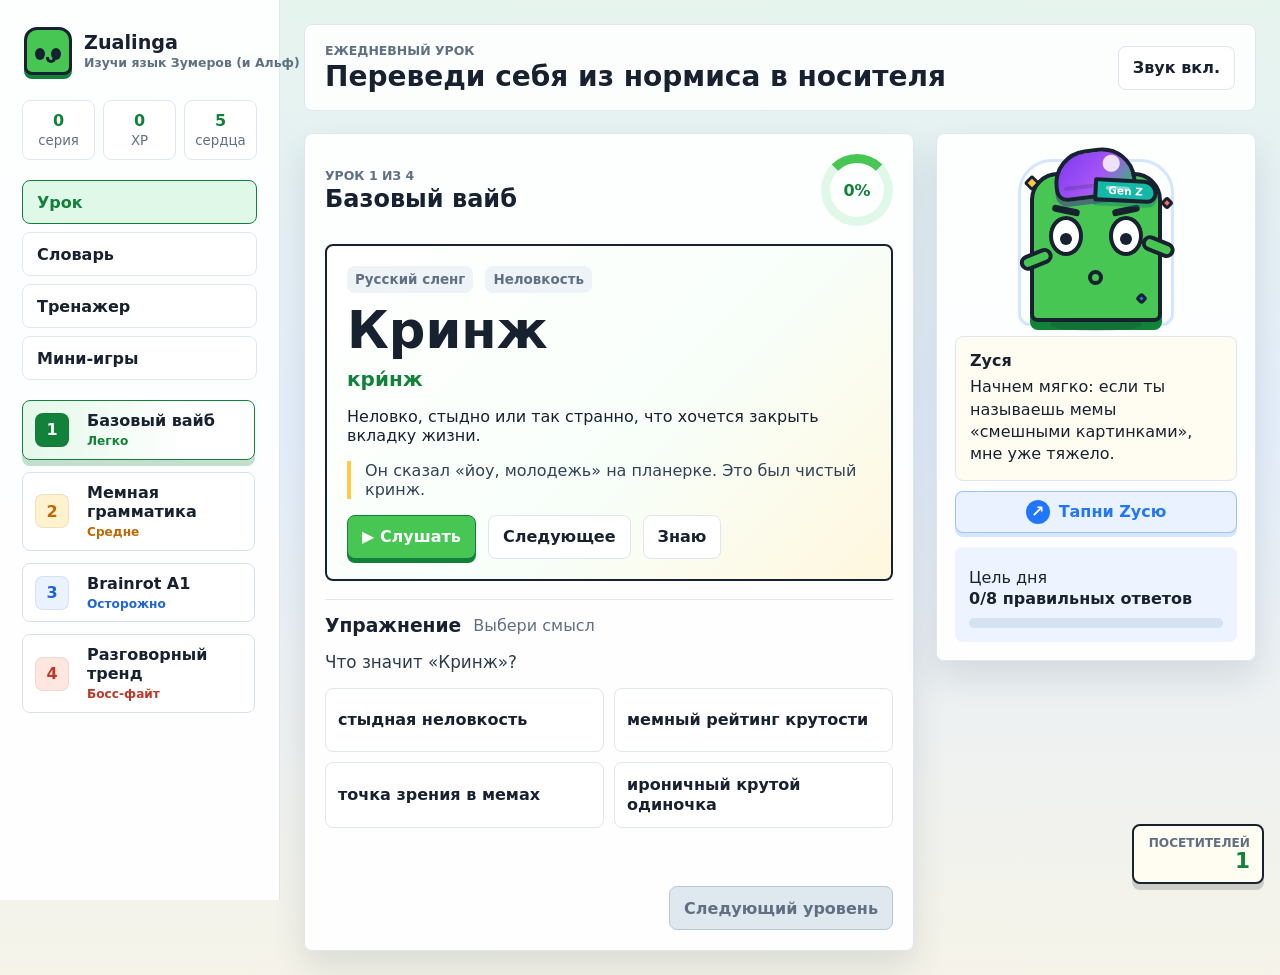
<file: index.html>
<!doctype html>
<html lang="ru">
  <head>
    <meta charset="utf-8" />
    <meta name="viewport" content="width=device-width, initial-scale=1" />
    <title>Zualinga — язык зумеров и альф</title>
    <link rel="stylesheet" href="styles.css" />
  </head>
  <body>
    <div class="app-shell">
      <aside class="sidebar" aria-label="Навигация курса">
        <a class="brand" href="#lesson" data-nav="lesson" aria-label="Вернуться в урок">
          <span class="brand-zusya" aria-hidden="true">
            <span class="brand-zusya-eyes">
              <i></i>
              <i></i>
            </span>
            <span class="brand-zusya-mouth"></span>
          </span>
          <span class="brand-text">
            <strong>Zualinga</strong>
            <small>Изучи язык Зумеров <span>(и Альф)</span></small>
          </span>
        </a>

        <div class="stats" aria-label="Прогресс">
          <div>
            <span id="streak">0</span>
            <small>серия</small>
          </div>
          <div>
            <span id="xp">0</span>
            <small>XP</small>
          </div>
          <div>
            <span id="hearts">5</span>
            <small>сердца</small>
          </div>
        </div>

        <nav class="nav-tabs" aria-label="Разделы">
          <button class="nav-tab is-active" data-view="lesson">Урок</button>
          <button class="nav-tab" data-view="dictionary">Словарь</button>
          <button class="nav-tab" data-view="trainer">Тренажер</button>
          <button class="nav-tab" data-view="games">Мини-игры</button>
        </nav>

        <div class="path" aria-label="Тропа уроков">
          <button class="path-node is-current" data-level="0">
            <span>1</span>
            <div class="path-copy">
              <strong>Базовый вайб</strong>
              <small>Легко</small>
            </div>
          </button>
          <button class="path-node" data-level="1">
            <span>2</span>
            <div class="path-copy">
              <strong>Мемная грамматика</strong>
              <small>Средне</small>
            </div>
          </button>
          <button class="path-node" data-level="2">
            <span>3</span>
            <div class="path-copy">
              <strong>Brainrot A1</strong>
              <small>Осторожно</small>
            </div>
          </button>
          <button class="path-node" data-level="3">
            <span>4</span>
            <div class="path-copy">
              <strong>Разговорный тренд</strong>
              <small>Босс-файт</small>
            </div>
          </button>
        </div>
      </aside>

      <main class="content" id="main">
        <header class="topbar">
          <button class="menu-button" id="menuButton" aria-label="Открыть меню">☰</button>
          <div>
            <p class="eyebrow">Ежедневный урок</p>
            <h1>Переведи себя из нормиса в носителя</h1>
          </div>
          <button class="sound-toggle" id="soundToggle" type="button" aria-pressed="true">Звук вкл.</button>
        </header>

        <section class="view is-active" id="lessonView" data-view-panel="lesson">
          <div class="lesson-grid">
            <section class="lesson-stage" aria-labelledby="lessonTitle">
              <div class="lesson-header">
                <div>
                  <p class="eyebrow" id="lessonLevel">Урок 1 из 4</p>
                  <h2 id="lessonTitle">Базовый вайб</h2>
                </div>
                <div class="progress-ring" aria-label="Прогресс урока">
                  <span id="lessonProgress">0%</span>
                </div>
              </div>

              <article class="word-card" id="wordCard">
                <div class="word-meta">
                  <span id="wordCategory">Сленг</span>
                  <span id="wordTone">Нейтрально</span>
                </div>
                <h3 id="wordTerm">Кринж</h3>
                <p class="accent" id="wordAccent">кри́нж</p>
                <p id="wordMeaning">Неловко, стыдно, странно до внутреннего сжатия.</p>
                <p class="example" id="wordExample">Пример появится после загрузки.</p>
                <div class="action-row">
                  <button class="primary-action" id="listenWord" type="button">▶ Слушать</button>
                  <button class="secondary-action" id="nextWord" type="button">Следующее</button>
                  <button class="secondary-action" id="markKnown" type="button">Знаю</button>
                </div>
              </article>

              <section class="exercise-panel" aria-labelledby="exerciseTitle">
                <div class="section-heading">
                  <h3 id="exerciseTitle">Упражнение</h3>
                  <span id="exerciseMode">Выбери смысл</span>
                </div>
                <p class="prompt" id="quizPrompt"></p>
                <div class="answers" id="answerOptions"></div>
                <p class="feedback" id="feedback" role="status" aria-live="polite"></p>
              </section>

              <div class="lesson-footer">
                <button class="primary-action next-level-action" id="nextLevel" type="button" disabled>
                  Следующий уровень
                </button>
              </div>
            </section>

            <aside class="mentor-panel" aria-label="Маскот Zualinga">
              <button class="mascot" id="mascot" type="button" aria-label="Zуся реагирует">
                <div class="mascot-aura"></div>
                <div class="mascot-spark mascot-spark-one"></div>
                <div class="mascot-spark mascot-spark-two"></div>
                <div class="mascot-spark mascot-spark-three"></div>
                <div class="mascot-arm mascot-arm-left"></div>
                <div class="mascot-arm mascot-arm-right"></div>
                <div class="mascot-brow mascot-brow-left"></div>
                <div class="mascot-brow mascot-brow-right"></div>
                <div class="mascot-hat">
                  <div class="hat-crown"></div>
                  <div class="hat-brim">Gen Z</div>
                </div>
                <div class="mascot-face">
                  <span></span>
                  <span></span>
                </div>
                <div class="mascot-mouth"></div>
                <div class="mascot-shadow"></div>
              </button>
              <div class="speech">
                <strong>Zуся</strong>
                <p id="mascotLine">Начнем мягко: если ты называешь мемы «смешными картинками», мне уже тяжело.</p>
              </div>
              <button class="mascot-hint" id="mascotHint" type="button">
                <span class="tap-icon">↗</span>
                <span>Тапни Zусю</span>
              </button>
              <div class="daily-goal">
                <p>Цель дня</p>
                <strong><span id="dailyCount">0</span>/8 правильных ответов</strong>
                <div class="bar"><span id="dailyBar"></span></div>
              </div>
            </aside>
          </div>
        </section>

        <section class="view" id="dictionaryView" data-view-panel="dictionary">
          <div class="section-heading wide">
            <div>
              <p class="eyebrow">Словарь</p>
              <h2>Карточки живого сленга</h2>
            </div>
            <label class="search-box">
              <span>Поиск</span>
              <input id="dictionarySearch" type="search" placeholder="кринж, ризз, сикс-севен..." />
            </label>
          </div>
          <div class="filter-row" id="categoryFilters" aria-label="Фильтры словаря"></div>
          <div class="dictionary-grid" id="dictionaryGrid"></div>
        </section>

        <section class="view" id="trainerView" data-view-panel="trainer">
          <div class="trainer-layout">
            <section class="cloze-trainer" aria-labelledby="clozeTitle">
              <div class="section-heading">
                <h2 id="clozeTitle">Пропущенное слово</h2>
                <span>Выбери вариант</span>
              </div>
              <p class="prompt">Вставь сленговое слово так, чтобы предложение звучало как речь носителя.</p>
              <p class="cloze-sentence" id="clozeSentence"></p>
              <div class="answers compact" id="clozeOptions"></div>
              <div class="action-row">
                <button class="secondary-action" id="nextCloze" type="button">Следующее</button>
              </div>
              <p class="feedback" id="clozeFeedback" role="status" aria-live="polite"></p>
            </section>
          </div>
        </section>

        <section class="view" id="gamesView" data-view-panel="games">
          <div class="games-layout">
            <section class="match-game" aria-labelledby="matchTitle">
              <div class="section-heading">
                <h2 id="matchTitle">Матч слов</h2>
                <span id="matchCounter">0/4</span>
              </div>
              <p class="prompt">Соедини термин с нормальным человеческим переводом.</p>
              <div class="match-board" id="matchBoard"></div>
              <button class="secondary-action" id="newMatchGame" type="button">Новая партия</button>
            </section>

            <section class="vibe-judge" aria-labelledby="judgeTitle">
              <div class="section-heading">
                <h2 id="judgeTitle">Судья вайба</h2>
                <span id="judgeScore">0 очков</span>
              </div>
              <p class="prompt" id="judgePrompt"></p>
              <div class="judge-actions">
                <button class="primary-action" id="judgeGood" type="button">Звучит как носитель</button>
                <button class="danger-action" id="judgeBad" type="button">Это кринж</button>
              </div>
              <p class="feedback" id="judgeFeedback" role="status" aria-live="polite"></p>
            </section>
          </div>
        </section>

      </main>
    </div>

    <div class="visitor-counter" aria-label="Счетчик посетителей">
      <span>Посетителей</span>
      <strong id="visitorCount">0</strong>
    </div>

    <script src="app.js"></script>
  </body>
</html>
</file>
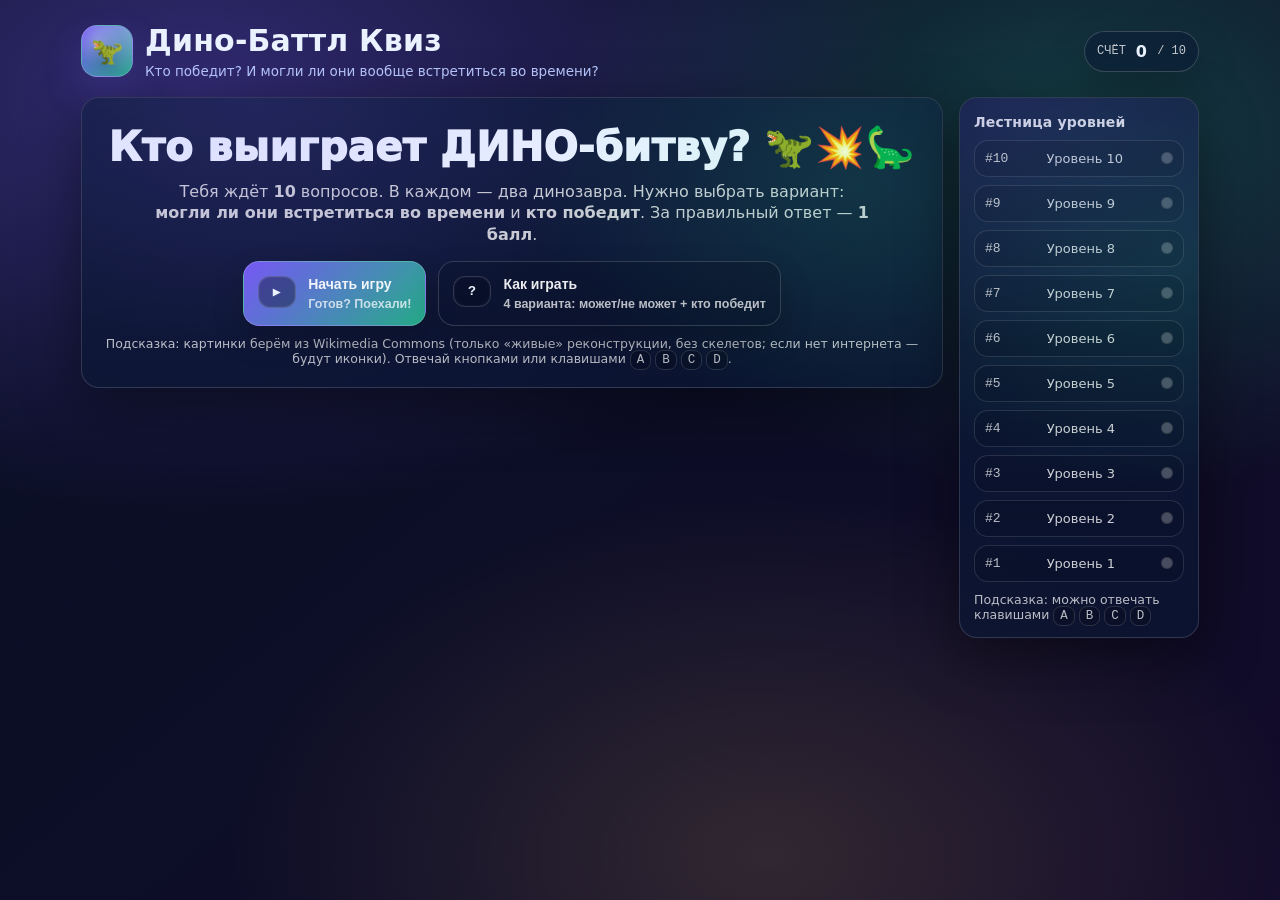
<file: index1.html>
<!doctype html>
<html lang="ru">
<head>
  <meta charset="utf-8" />
  <meta name="viewport" content="width=device-width, initial-scale=1, viewport-fit=cover" />
  <title>Дино-Баттл Квиз — детская игра</title>
  <style>
    :root{
      --bg1:#081024;
      --bg2:#120b2a;
      --card:#0e1b3a;
      --card2:#0a1633;
      --text:#eaf2ff;
      --muted:#b9c8ff;
      --accent:#7c5cff;
      --accent2:#2ee6a6;
      --warn:#ffcc66;
      --bad:#ff5c7a;
      --good:#2ee6a6;
      --shadow: 0 18px 60px rgba(0,0,0,.45);
      --radius: 18px;
      --btnRadius: 16px;
      --stroke: rgba(255,255,255,.12);
      --stroke2: rgba(124,92,255,.32);
      --mono: ui-monospace, SFMono-Regular, Menlo, Monaco, Consolas, "Liberation Mono", "Courier New", monospace;
      --sans: ui-sans-serif, system-ui, -apple-system, Segoe UI, Roboto, Helvetica, Arial, "Apple Color Emoji","Segoe UI Emoji";
    }

    *{box-sizing:border-box}
    html,body{height:100%}
    body{
      margin:0;
      font-family: var(--sans);
      color: var(--text);
      background:
        radial-gradient(1200px 700px at 15% 10%, rgba(124,92,255,.35), transparent 60%),
        radial-gradient(900px 600px at 85% 15%, rgba(46,230,166,.22), transparent 60%),
        radial-gradient(900px 600px at 60% 95%, rgba(255,204,102,.14), transparent 60%),
        linear-gradient(140deg, var(--bg1), var(--bg2));
      overflow-x:hidden;
    }

    /* Soft star field */
    .stars{
      position:fixed; inset:0;
      pointer-events:none;
      opacity:.35;
      background-image:
        radial-gradient(1px 1px at 10% 20%, rgba(255,255,255,.9), transparent 60%),
        radial-gradient(1px 1px at 30% 80%, rgba(255,255,255,.8), transparent 60%),
        radial-gradient(1px 1px at 60% 40%, rgba(255,255,255,.8), transparent 60%),
        radial-gradient(1px 1px at 80% 70%, rgba(255,255,255,.7), transparent 60%),
        radial-gradient(1px 1px at 90% 30%, rgba(255,255,255,.8), transparent 60%),
        radial-gradient(1px 1px at 20% 55%, rgba(255,255,255,.7), transparent 60%),
        radial-gradient(1px 1px at 45% 15%, rgba(255,255,255,.9), transparent 60%),
        radial-gradient(1px 1px at 70% 90%, rgba(255,255,255,.6), transparent 60%);
      mix-blend-mode: screen;
      filter: blur(.2px);
    }

    .wrap{
      max-width: 1150px;
      margin: 0 auto;
      padding: 24px 16px 40px;
      position:relative;
      z-index:1;
    }

    header{
      display:flex;
      align-items:center;
      justify-content:space-between;
      gap:16px;
      margin-bottom: 18px;
    }

    .brand{
      display:flex;
      gap:12px;
      align-items:center;
    }

    .logo{
      width:52px; height:52px;
      border-radius: 16px;
      background:
        radial-gradient(40px 40px at 30% 30%, rgba(255,255,255,.25), transparent 60%),
        linear-gradient(135deg, rgba(124,92,255,.95), rgba(46,230,166,.7));
      box-shadow: 0 18px 40px rgba(124,92,255,.18);
      border: 1px solid rgba(255,255,255,.18);
      display:grid;
      place-items:center;
      position:relative;
      overflow:hidden;
    }
    .logo:after{
      content:"";
      position:absolute; inset:-60px -60px auto auto;
      width:120px; height:120px;
      background: radial-gradient(circle, rgba(255,255,255,.35), transparent 55%);
      transform: rotate(25deg);
      opacity:.8;
    }
    .logo span{
      font-size: 26px;
      position:relative;
      filter: drop-shadow(0 6px 10px rgba(0,0,0,.3));
    }

    h1{
      font-size: clamp(20px, 3vw, 30px);
      line-height: 1.15;
      margin:0;
      letter-spacing: .2px;
    }
    .subtitle{
      margin-top:4px;
      color: var(--muted);
      font-size: 13.5px;
    }

    .pill{
      display:flex;
      gap:10px;
      align-items:center;
      padding: 10px 12px;
      border-radius: 999px;
      border: 1px solid rgba(255,255,255,.18);
      background: rgba(10,22,51,.45);
      backdrop-filter: blur(8px);
      box-shadow: 0 16px 40px rgba(0,0,0,.22);
      white-space:nowrap;
    }
    .pill .k{
      font-family: var(--mono);
      font-size: 12px;
      color: rgba(255,255,255,.75);
    }
    .pill .v{
      font-weight: 700;
      letter-spacing:.2px;
    }

    main{
      display:grid;
      grid-template-columns: 1fr 240px;
      gap: 16px;
      align-items:start;
    }
    @media (max-width: 980px){
      main{ grid-template-columns: 1fr; }
      .ladder{ order: 2; }
    }

    .panel{
      border-radius: var(--radius);
      border: 1px solid rgba(255,255,255,.14);
      background: linear-gradient(180deg, rgba(14,27,58,.84), rgba(10,22,51,.72));
      box-shadow: var(--shadow);
      overflow:hidden;
      position:relative;
    }
    .panel:before{
      content:"";
      position:absolute; inset:0;
      background:
        radial-gradient(800px 500px at 20% 0%, rgba(124,92,255,.14), transparent 50%),
        radial-gradient(600px 420px at 90% 30%, rgba(46,230,166,.12), transparent 55%);
      pointer-events:none;
    }

    .panelHead{
      position:relative;
      padding: 16px 16px 12px;
      border-bottom: 1px solid rgba(255,255,255,.12);
      display:flex;
      align-items:flex-start;
      justify-content:space-between;
      gap: 12px;
    }
    .qTitle{
      font-weight: 800;
      letter-spacing:.2px;
      font-size: 15px;
      color: rgba(255,255,255,.9);
    }
    .qText{
      margin-top:6px;
      font-size: clamp(16px, 2.2vw, 22px);
      line-height:1.2;
    }
    .badge{
      padding: 8px 10px;
      border-radius: 999px;
      border: 1px solid rgba(124,92,255,.35);
      background: rgba(124,92,255,.14);
      font-family: var(--mono);
      font-size: 12px;
      color: rgba(255,255,255,.86);
      white-space:nowrap;
    }

    .panelBody{
      position:relative;
      padding: 16px;
    }

    .dinos{
      display:grid;
      grid-template-columns: 1fr 60px 1fr;
      gap: 12px;
      align-items:stretch;
    }
    @media (max-width: 720px){
      .dinos{ grid-template-columns: 1fr; }
      .vs{ display:none; }
    }

    .vs{
      display:grid;
      place-items:center;
      font-weight: 900;
      font-size: 22px;
      color: rgba(255,255,255,.85);
      text-shadow: 0 8px 20px rgba(0,0,0,.35);
      border-radius: 18px;
      border: 1px dashed rgba(255,255,255,.18);
      background: rgba(6,12,30,.35);
      position:relative;
      overflow:hidden;
    }
    .vs:before{
      content:"";
      position:absolute; inset:-40px;
      background: radial-gradient(circle, rgba(255,255,255,.12), transparent 60%);
      transform: rotate(25deg);
    }

    .dinoCard{
      border-radius: 18px;
      border: 1px solid rgba(255,255,255,.14);
      background: linear-gradient(180deg, rgba(8,16,36,.55), rgba(8,16,36,.22));
      overflow:hidden;
      position:relative;
      min-height: 200px;
    }
    .dinoCard .top{
      display:flex;
      align-items:center;
      gap: 14px;
      padding: 14px 14px 10px;
    }

    .dinoArt{
      width: 86px;
      height: 86px;
      border-radius: 22px;
      border: 1px solid rgba(255,255,255,.16);
      background:
        radial-gradient(60px 60px at 30% 30%, rgba(255,255,255,.22), transparent 60%),
        linear-gradient(135deg, rgba(124,92,255,.22), rgba(46,230,166,.16));
      box-shadow: 0 18px 40px rgba(0,0,0,.22);
      display:grid;
      place-items:center;
      overflow:hidden;
      flex:0 0 auto;
      position:relative;
    }

    .dinoArt svg{ width: 82px; height: 82px; }
    .dinoArt img.dinoImg{
      position:absolute;
      inset:0;
      width:100%;
      height:100%;
      object-fit:cover;
      opacity:0;
      transform: scale(1.02);
      transition: opacity .25s ease, transform .25s ease;
    }
    .dinoArt.hasImg img.dinoImg{ opacity:1; transform: scale(1.0); }
    .dinoArt.hasImg svg{ opacity:0; }
    .dinoArt .shine{
      position:absolute; inset:-50px -50px auto auto;
      width: 120px; height: 120px;
      background: radial-gradient(circle, rgba(255,255,255,.35), transparent 60%);
      transform: rotate(25deg);
      opacity:.7;
      pointer-events:none;
    }

    .zoomBtn{
      position:absolute;
      right:8px;
      bottom:8px;
      border: 1px solid rgba(255,255,255,.18);
      background: rgba(6,12,30,.30);
      color: rgba(255,255,255,.92);
      border-radius: 14px;
      padding: 8px 10px;
      cursor:pointer;
      font-weight: 900;
      z-index:2;
    }
    .zoomBtn:hover{ border-color: rgba(124,92,255,.55); }

    .dinoMeta .name{
      font-weight: 900;
      font-size: 18px;
      letter-spacing:.2px;
    }
    .dinoMeta .when{
      margin-top: 4px;
      color: rgba(255,255,255,.78);
      font-size: 12.5px;
      line-height:1.2;
    }
    .dinoMeta .when span{
      color: rgba(255,255,255,.92);
      font-weight: 700;
    }
    .dinoCard .bottom{
      padding: 0 14px 14px;
      color: rgba(255,255,255,.72);
      font-size: 12.5px;
      line-height:1.25;
    }
    .dinoCard .bio{
      margin-top: 10px;
      color: rgba(255,255,255,.80);
      font-size: 13px;
      line-height: 1.25;
    }
    .dinoCard .bottom .tag{
      display:inline-flex;
      gap:8px;
      align-items:center;
      padding: 8px 10px;
      border-radius: 999px;
      border: 1px solid rgba(255,255,255,.12);
      background: rgba(6,12,30,.28);
      margin-right: 8px;
      margin-top: 8px;
      white-space:nowrap;
    }
    .dinoCard .bottom .dot{
      width:10px;height:10px;border-radius:999px; display:inline-block;
      background: rgba(46,230,166,.8);
      box-shadow: 0 10px 20px rgba(46,230,166,.18);
    }

    .answers{
      margin-top: 14px;
      display:grid;
      grid-template-columns: 1fr 1fr;
      gap: 12px;
    }
    @media (max-width: 720px){
      .answers{ grid-template-columns: 1fr; }
    }

    .btn{
      appearance:none;
      border: 1px solid rgba(255,255,255,.16);
      background: linear-gradient(180deg, rgba(14,27,58,.65), rgba(10,22,51,.35));
      color: var(--text);
      border-radius: var(--btnRadius);
      padding: 14px 14px;
      cursor:pointer;
      display:flex;
      gap: 12px;
      align-items:flex-start;
      text-align:left;
      transition: transform .08s ease, border-color .18s ease, background .18s ease, filter .18s ease;
      box-shadow: 0 14px 30px rgba(0,0,0,.22);
      position:relative;
      overflow:hidden;
      min-height: 62px;
    }
    .btn:hover{ transform: translateY(-1px); border-color: rgba(124,92,255,.5); filter: brightness(1.04); }
    .btn:active{ transform: translateY(0px) scale(.99); }
    .btn[disabled]{ opacity:.75; cursor:not-allowed; filter: saturate(.75); }
    .btn .key{
      font-family: var(--mono);
      font-weight: 900;
      letter-spacing:.7px;
      padding: 7px 9px;
      border-radius: 12px;
      border: 1px solid rgba(255,255,255,.16);
      background: rgba(6,12,30,.40);
      min-width: 38px;
      text-align:center;
      box-shadow: inset 0 0 0 1px rgba(255,255,255,.04);
    }
    .btn .txt{
      font-size: 14px;
      line-height: 1.15;
      color: rgba(255,255,255,.92);
      font-weight: 700;
    }
    .btn .sub{
      margin-top: 5px;
      font-size: 12.5px;
      color: rgba(255,255,255,.72);
      font-weight: 600;
    }

    .btn.good{ border-color: rgba(46,230,166,.55); background: linear-gradient(180deg, rgba(46,230,166,.18), rgba(10,22,51,.35)); }
    .btn.bad{ border-color: rgba(255,92,122,.55); background: linear-gradient(180deg, rgba(255,92,122,.16), rgba(10,22,51,.35)); }

    .feedback{
      margin-top: 14px;
      border-radius: 18px;
      border: 1px solid rgba(255,255,255,.14);
      background: rgba(6,12,30,.32);
      padding: 14px;
      display:none;
      box-shadow: 0 14px 30px rgba(0,0,0,.18);
    }
    .feedback.show{ display:block; }
    .feedback .line1{
      display:flex; align-items:center; gap:10px;
      font-weight: 900;
      font-size: 16px;
    }
    .feedback .bubble{
      width: 30px; height: 30px;
      border-radius: 999px;
      display:grid;
      place-items:center;
      border: 1px solid rgba(255,255,255,.18);
      background: rgba(255,255,255,.06);
      box-shadow: 0 10px 22px rgba(0,0,0,.18);
    }
    .feedback .bubble.good{ border-color: rgba(46,230,166,.55); background: rgba(46,230,166,.14); }
    .feedback .bubble.bad{ border-color: rgba(255,92,122,.55); background: rgba(255,92,122,.14); }
    .feedback .explain{ margin-top: 8px; color: rgba(255,255,255,.78); line-height:1.35; font-size: 13.5px; }
    .feedback .correct{
      margin-top: 10px;
      padding-top: 10px;
      border-top: 1px solid rgba(255,255,255,.12);
      color: rgba(255,255,255,.82);
      font-size: 13px;
    }

    .actions{
      margin-top: 14px;
      display:flex;
      gap: 12px;
      flex-wrap:wrap;
      justify-content:flex-end;
    }
    .primary{
      background: linear-gradient(135deg, rgba(124,92,255,.95), rgba(46,230,166,.72));
      border-color: rgba(255,255,255,.18);
      font-weight: 900;
    }
    .ghost{
      background: rgba(6,12,30,.25);
    }

    .ladder{
      padding: 14px;
    }
    .ladder h2{
      margin: 2px 0 10px;
      font-size: 14px;
      letter-spacing:.2px;
      color: rgba(255,255,255,.86);
    }
    .steps{
      list-style:none;
      margin:0;
      padding:0;
      display:flex;
      flex-direction:column-reverse;
      gap: 8px;
    }
    .step{
      display:flex;
      align-items:center;
      justify-content:space-between;
      gap: 10px;
      padding: 10px 10px;
      border-radius: 14px;
      border: 1px solid rgba(255,255,255,.12);
      background: rgba(6,12,30,.22);
      font-size: 13px;
      color: rgba(255,255,255,.80);
    }
    .step .n{
      font-family: var(--mono);
      opacity:.9;
    }
    .step .egg{
      width: 12px; height: 12px;
      border-radius: 999px;
      background: rgba(255,255,255,.25);
      box-shadow: inset 0 0 0 1px rgba(0,0,0,.25);
    }
    .step.active{
      border-color: rgba(124,92,255,.55);
      background: rgba(124,92,255,.14);
      color: rgba(255,255,255,.92);
    }
    .step.done{
      border-color: rgba(46,230,166,.35);
      background: rgba(46,230,166,.08);
      color: rgba(255,255,255,.86);
    }
    .step.active .egg{ background: rgba(255,204,102,.85); }

    /* Screens */
    .screen{
      padding: 20px;
      text-align:center;
    }
    .bigTitle{
      font-weight: 1000;
      letter-spacing: .3px;
      font-size: clamp(26px, 4vw, 40px);
      margin: 6px 0 10px;
    }
    .bigText{
      color: rgba(255,255,255,.78);
      line-height:1.35;
      max-width: 720px;
      margin: 0 auto;
    }
    .startRow{
      margin-top: 16px;
      display:flex;
      gap: 12px;
      justify-content:center;
      flex-wrap:wrap;
    }

    .summary{
      margin-top: 14px;
      text-align:left;
      max-width: 900px;
      margin-left:auto;
      margin-right:auto;
      display:grid;
      gap: 10px;
    }
    details{
      border-radius: 16px;
      border: 1px solid rgba(255,255,255,.12);
      background: rgba(6,12,30,.22);
      padding: 10px 12px;
    }
    details summary{
      cursor:pointer;
      font-weight: 900;
      color: rgba(255,255,255,.86);
      outline:none;
    }
    .reviewItem{
      margin-top: 10px;
      color: rgba(255,255,255,.78);
      font-size: 13.5px;
      line-height:1.35;
    }
    .reviewItem b{ color: rgba(255,255,255,.92); }

    .hint{
      margin-top: 10px;
      font-size: 12.5px;
      color: rgba(255,255,255,.72);
    }
    .kbd{
      font-family: var(--mono);
      padding: 2px 6px;
      border-radius: 8px;
      border: 1px solid rgba(255,255,255,.14);
      background: rgba(0,0,0,.18);
    }

    /* Tiny confetti */
    .confetti{
      position: fixed;
      inset: 0;
      pointer-events:none;
      overflow:hidden;
      display:none;
      z-index: 4;
    }
    .confetti.show{ display:block; }
    .piece{
      position:absolute;
      width: 8px;
      height: 14px;
      border-radius: 3px;
      opacity:.9;
      animation: fall 1.15s ease-in forwards;
      filter: drop-shadow(0 8px 16px rgba(0,0,0,.2));
    }
    @keyframes fall{
      0%{ transform: translateY(-20px) rotate(0deg); }
      100%{ transform: translateY(110vh) rotate(360deg); opacity:.0; }
    }

    /* Lightbox (увеличение картинки) */
    .lightbox{
      position: fixed;
      inset: 0;
      display:none;
      place-items:center;
      background: rgba(0,0,0,.62);
      backdrop-filter: blur(10px);
      z-index: 10;
      padding: 18px;
    }
    .lightbox.show{ display:grid; }
    .lightboxCard{
      width: min(980px, 96vw);
      border-radius: 22px;
      border: 1px solid rgba(255,255,255,.18);
      background: linear-gradient(180deg, rgba(14,27,58,.92), rgba(10,22,51,.82));
      box-shadow: 0 30px 90px rgba(0,0,0,.55);
      overflow:hidden;
      transform: translateY(8px) scale(.985);
      opacity: 0;
      animation: pop .16s ease forwards;
    }
    @keyframes pop{
      to{ transform: translateY(0px) scale(1); opacity: 1; }
    }
    .lightboxTop{
      display:flex;
      align-items:center;
      justify-content:space-between;
      gap: 12px;
      padding: 12px 12px;
      border-bottom: 1px solid rgba(255,255,255,.12);
    }
    .lightboxTitle{
      font-weight: 900;
      color: rgba(255,255,255,.92);
      font-size: 14px;
      letter-spacing:.2px;
    }
    .lightboxClose{
      appearance:none;
      border: 1px solid rgba(255,255,255,.18);
      background: rgba(6,12,30,.30);
      color: rgba(255,255,255,.92);
      border-radius: 14px;
      padding: 10px 12px;
      cursor:pointer;
      font-weight: 900;
      display:flex;
      gap: 8px;
      align-items:center;
    }
    .lightboxClose:hover{ border-color: rgba(124,92,255,.55); }
    .lightboxBody{
      padding: 12px;
      display:grid;
      gap: 10px;
    }
    .lightboxImgWrap{
      border-radius: 18px;
      overflow:hidden;
      border: 1px solid rgba(255,255,255,.14);
      background: rgba(0,0,0,.18);
      max-height: 72vh;
      display:grid;
      place-items:center;
    }
    .lightboxImgWrap img{
      width: 100%;
      height: auto;
      max-height: 72vh;
      object-fit: contain;
      display:block;
    }
    .lightboxMeta{
      display:flex;
      justify-content:space-between;
      gap: 12px;
      flex-wrap:wrap;
      color: rgba(255,255,255,.76);
      font-size: 12.5px;
    }
    .lightboxMeta a{
      color: rgba(46,230,166,.95);
      text-decoration: none;
      border-bottom: 1px dotted rgba(46,230,166,.6);
    }
    .lightboxMeta a:hover{ filter: brightness(1.08); }

    /* ====== INTRO (перед вопросом: фото + озвучка) ====== */
    .introWrap{ margin-bottom: 14px; }
    .introCard{
      border-radius: 18px;
      border: 1px solid rgba(255,255,255,.14);
      background: rgba(6,12,30,.32);
      padding: 12px;
      box-shadow: 0 14px 30px rgba(0,0,0,.18);
    }
    .introTop{
      display:flex;
      align-items:center;
      justify-content:space-between;
      gap: 12px;
      padding-bottom: 10px;
      border-bottom: 1px solid rgba(255,255,255,.12);
    }
    .introStep{
      font-weight: 1000;
      letter-spacing:.2px;
      display:flex;
      align-items:center;
      gap: 10px;
    }
    .introContent{
      padding-top: 12px;
      display:grid;
      grid-template-columns: 220px 1fr;
      gap: 12px;
      align-items:start;
    }
    @media (max-width: 720px){
      .introContent{ grid-template-columns: 1fr; }
    }
    .introArt{
      width: 220px;
      height: 220px;
      border-radius: 22px;
      border: 1px solid rgba(255,255,255,.16);
      background:
        radial-gradient(80px 80px at 30% 30%, rgba(255,255,255,.22), transparent 60%),
        linear-gradient(135deg, rgba(124,92,255,.22), rgba(46,230,166,.16));
      box-shadow: 0 18px 40px rgba(0,0,0,.22);
      display:grid;
      place-items:center;
      overflow:hidden;
      position:relative;
    }
    @media (max-width: 720px){
      .introArt{ width: 100%; height: 240px; }
    }
    .introArt svg{ width: 210px; height: 210px; }
    .introArt img.dinoImg{
      position:absolute;
      inset:0;
      width:100%;
      height:100%;
      object-fit:cover;
      opacity:0;
      transform: scale(1.02);
      transition: opacity .25s ease, transform .25s ease;
    }
    .introArt.hasImg img.dinoImg{ opacity:1; transform: scale(1.0); }
    .introArt.hasImg svg{ opacity:0; }
    .introName{
      font-weight: 1000;
      font-size: 22px;
      letter-spacing:.2px;
    }
    .introWhen{
      margin-top: 6px;
      color: rgba(255,255,255,.78);
      font-size: 13.5px;
      line-height: 1.25;
    }
    .introAbout{
      margin-top: 10px;
      color: rgba(255,255,255,.86);
      line-height: 1.35;
      font-size: 14px;
    }

    /* helper */
    [hidden]{ display:none !important; }

    /* ===== Mobile fixes ===== */
    html { -webkit-text-size-adjust: 100%; }
    body{
      min-height: 100dvh;
    }

    /* iPhone safe areas */
    .wrap{
      padding-top: calc(24px + env(safe-area-inset-top));
      padding-right: calc(16px + env(safe-area-inset-right));
      padding-left: calc(16px + env(safe-area-inset-left));
      padding-bottom: calc(40px + env(safe-area-inset-bottom));
    }

    /* На тач-устройствах hover “липнет” — убираем подскоки */
    @media (hover: none){
      .btn:hover{ transform: none; filter: none; }
      .zoomBtn:hover{ border-color: rgba(255,255,255,.18); }
    }

    @media (max-width: 720px){
      header{
        flex-direction: column;
        align-items: stretch;
      }
      .pill{
        width: 100%;
        justify-content: center;
        flex-wrap: wrap;
      }

      .panelHead{
        flex-direction: column;
        align-items: flex-start;
      }
      .badge{
        align-self: flex-start;
      }

      /* Теги больше не рвут ширину */
      .dinoCard .bottom .tag{
        white-space: normal;
        max-width: 100%;
      }

      /* Кнопки действий — в колонку на всю ширину */
      .actions{
        flex-direction: column;
        align-items: stretch;
      }
      .actions .btn{
        width: 100%;
      }

      /* Intro: шапка (текст + “пропустить”) в колонку */
      .introTop{
        flex-direction: column;
        align-items: stretch;
      }
      #skipIntroBtn{
        width: 100%;
      }

      /* Лестница: не раздувает страницу по высоте */
      .steps{
        max-height: 220px;
        overflow: auto;
        padding-right: 6px;
        -webkit-overflow-scrolling: touch;
      }
    }

    @media (max-width: 420px){
      .wrap{ padding-top: calc(16px + env(safe-area-inset-top)); }

      .logo{ width: 44px; height: 44px; border-radius: 14px; }
      .logo span{ font-size: 22px; }

      .panelBody{ padding: 14px; }

      .dinoArt{
        width: 72px;
        height: 72px;
        border-radius: 18px;
      }
      .dinoArt svg{ width: 70px; height: 70px; }

      .zoomBtn{
        padding: 10px 12px;
        border-radius: 12px;
      }

      .btn{
        padding: 14px 12px;
      }
      .btn .key{
        min-width: 36px;
      }
    }

    /* Lightbox/Confetti: dvh вместо vh (iOS) */
    .lightbox{
      padding-top: calc(18px + env(safe-area-inset-top));
      padding-bottom: calc(18px + env(safe-area-inset-bottom));
    }
    .lightboxImgWrap{ max-height: 72dvh; }
    .lightboxImgWrap img{ max-height: 72dvh; }

    @keyframes fall{
      0%{ transform: translateY(-20px) rotate(0deg); }
      100%{ transform: translateY(110dvh) rotate(360deg); opacity: 0; }
    }
  </style>
</head>
<body>
  <div class="stars"></div>
  <div class="confetti" id="confetti" aria-hidden="true"></div>

  <div class="wrap">
    <header>
      <div class="brand">
        <div class="logo" aria-hidden="true"><span>🦖</span></div>
        <div>
          <h1>Дино-Баттл Квиз</h1>
          <div class="subtitle">Кто победит? И могли ли они вообще встретиться во времени?</div>
        </div>
      </div>

      <div class="pill" aria-live="polite">
        <div class="k">СЧЁТ</div>
        <div class="v" id="scorePill">0</div>
        <div class="k">/ 10</div>
      </div>
    </header>

    <main>
      <section class="panel" id="mainPanel">
        <!-- dynamic content -->
      </section>

      <aside class="panel ladder" aria-label="Лестница вопросов">
        <h2>Лестница уровней</h2>
        <ol class="steps" id="ladder"></ol>
        <div class="hint">Подсказка: можно отвечать клавишами <span class="kbd">A</span> <span class="kbd">B</span> <span class="kbd">C</span> <span class="kbd">D</span></div>
      </aside>
    </main>
  </div>

  <div class="lightbox" id="lightbox" aria-hidden="true">
    <div class="lightboxCard" role="dialog" aria-modal="true" aria-label="Увеличенная картинка">
      <div class="lightboxTop">
        <div class="lightboxTitle" id="lightboxTitle">Картинка</div>
        <button class="lightboxClose" id="lightboxClose" aria-label="Закрыть">
          <span aria-hidden="true">✕</span> Закрыть
        </button>
      </div>
      <div class="lightboxBody">
        <div class="lightboxImgWrap">
          <img id="lightboxImg" alt="Увеличенная картинка динозавра" />
        </div>
        <div class="lightboxMeta">
          <div id="lightboxCaption"> </div>
          <div><a id="lightboxSource" href="#" target="_blank" rel="noreferrer noopener" style="display:none">Источник (Wikimedia)</a></div>
        </div>
      </div>
    </div>
  </div>

<script>
/** ========== ДАННЫЕ ========== **/
const dinos = {
  trex: {
    name: "Ти-Рекс", type: "theropod",
    period: "Поздний мел", myaFrom: 68, myaTo: 66,
    wiki: "Tyrannosaurus",
    about: "Один из самых известных хищников. Огромные челюсти и мощные ноги делали его грозным охотником (и, возможно, иногда падальщиком).",
    tags:["хищник","супер-укус"]
  },
  triceratops: {
    name: "Трицератопс", type: "ceratopsian",
    period: "Поздний мел", myaFrom: 68, myaTo: 66,
    wiki: "Triceratops",
    about: "Большой травоядный с тремя рогами и костяным «щитом» на голове. Мог защищаться от хищников, упираясь и бодая.",
    tags:["травоядный","рога + щит"]
  },

  spino: {
    name: "Спинозавр", type: "spinosaur",
    period: "Ранний мел", myaFrom: 99, myaTo: 93,
    wiki: "Spinosaurus",
    about: "Крупный хищник, который много времени проводил у воды. Считается, что он отлично ловил рыбу и мог плавать лучше многих других динозавров.",
    tags:["хищник","полуводный"]
  },
  giga: {
    name: "Гиганотозавр", type: "theropod",
    period: "Поздний мел", myaFrom: 99, myaTo: 97,
    wiki: "Giganotosaurus",
    about: "Один из гигантских хищников Южной Америки. Длинная голова и мощные мышцы помогали ему охотиться на больших травоядных.",
    tags:["хищник","очень большой"]
  },

  // Рапторы часто рисуют с перьями. По просьбе — используем фото моделей/реконструкций без перьев.
  velociraptor: {
    name: "Велоцираптор", type: "raptor",
    period: "Поздний мел", myaFrom: 75, myaTo: 71,
    wiki: "Velociraptor",
    imgOverride: "https://commons.wikimedia.org/wiki/Special:FilePath/Velociraptor_model.JPG",
    about: "Небольшой быстрый хищник. Настоящий велоцираптор был меньше «киношного», но всё равно очень ловкий и опасный.",
    tags:["хищник","быстрый"]
  },
  utahraptor: {
    name: "Ютараптор", type: "raptor",
    period: "Ранний мел", myaFrom: 126, myaTo: 121,
    wiki: "Utahraptor",
    imgOverride: "https://commons.wikimedia.org/wiki/Special:FilePath/Utahraptor_3.JPG",
    about: "Самый крупный «раптор» из известных. Большой серповидный коготь на ноге помогал удерживать добычу.",
    tags:["хищник","крупный раптор"]
  },

  stego: {
    name: "Стегозавр", type: "stegosaur",
    period: "Поздняя юра", myaFrom: 155, myaTo: 150,
    wiki: "Stegosaurus",
    about: "Травоядный с большими пластинами на спине и шипами на хвосте. Хвостом мог наносить очень опасные удары.",
    tags:["травоядный","шипастый хвост"]
  },
  allo: {
    name: "Аллозавр", type: "theropod",
    period: "Поздняя юра", myaFrom: 155, myaTo: 145,
    wiki: "Allosaurus",
    about: "Один из главных хищников юрского периода. Считается, что он мог охотиться на больших травоядных, используя скорость и силу.",
    tags:["хищник","охотник юры"]
  },

  brachio: {
    name: "Брахиозавр", type: "sauropod",
    period: "Поздняя юра", myaFrom: 154, myaTo: 150,
    wiki: "Brachiosaurus",
    about: "Гигант с очень длинной шеей и высокими плечами. Доставал листья там, где другим динозаврам было трудно.",
    tags:["гигант","длинная шея"]
  },
  diplo: {
    name: "Диплодок", type: "sauropod",
    period: "Поздняя юра", myaFrom: 154, myaTo: 152,
    wiki: "Diplodocus",
    about: "Длинношеий травоядный с очень длинным хвостом. Хвост мог служить и балансиром, и «хлыстом» для защиты.",
    tags:["гигант","хлыст-хвост"]
  },

  ankylo: {
    name: "Анкилозавр", type: "ankylosaur",
    period: "Поздний мел", myaFrom: 68, myaTo: 66,
    wiki: "Ankylosaurus",
    about: "Бронированный травоядный — почти как танк. Костяные пластины защищали спину, а хвост-булава мог ломать кости.",
    tags:["броня","булава-хвост"]
  },
  carno: {
    name: "Карнотавр", type: "theropod",
    period: "Поздний мел", myaFrom: 72, myaTo: 69,
    wiki: "Carnotaurus",
    about: "Быстрый хищник с маленькими «рожками» над глазами. Его длинные ноги намекают на хорошую скорость.",
    tags:["хищник","быстрый"]
  },

  parasauro: {
    name: "Паразавролоф", type: "hadrosaur",
    period: "Поздний мел", myaFrom: 76, myaTo: 73,
    wiki: "Parasaurolophus",
    about: "Травоядный «утконос» с большим гребнем-трубой. Возможно, гребень помогал издавать громкие звуки.",
    tags:["травоядный","гребень-труба"]
  },
  iguanodon: {
    name: "Игуанодон", type: "ornithopod",
    period: "Ранний мел", myaFrom: 126, myaTo: 113,
    wiki: "Iguanodon",
    about: "Крупный травоядный с «шипом-пальцем» на руке. Мог ходить и на двух, и на четырёх ногах.",
    tags:["травоядный","шип-палец"]
  },

  pachy: {
    name: "Пахицефалозавр", type: "pachy",
    period: "Поздний мел", myaFrom: 72, myaTo: 66,
    wiki: "Pachycephalosaurus",
    about: "Динозавр с очень толстым куполом на голове. Возможно, бодался с сородичами или использовал голову для защиты.",
    tags:["крепкий лоб","таран"]
  },

  oviraptor: {
    name: "Овираптор", type: "oviraptor",
    period: "Поздний мел", myaFrom: 75, myaTo: 71,
    wiki: "Oviraptor",
    imgOverride: "https://commons.wikimedia.org/wiki/Special:FilePath/Oviraptor.jpg",
    about: "Быстрый динозавр с клювом. Раньше думали, что он ворует яйца, но на самом деле мог заботиться о кладке.",
    tags:["всёядный","быстрый"]
  },

  argentino: {
    name: "Аргентинозавр", type: "sauropod",
    period: "Поздний мел", myaFrom: 97, myaTo: 94,
    wiki: "Argentinosaurus",
    about: "Один из самых больших динозавров. Гигант-титан, которому лучше было держаться в стаде ради безопасности.",
    tags:["титан","очень большой"]
  },

  therizino: {
    name: "Теризинозавр", type: "therizino",
    period: "Поздний мел", myaFrom: 70, myaTo: 66,
    wiki: "Therizinosaurus",
    imgOverride: "https://commons.wikimedia.org/wiki/Special:FilePath/Therizinosaurus_-.jpg",
    about: "Очень необычный динозавр с огромными когтями. Скорее всего, был травоядным или всеядным и использовал когти для защиты и добычи еды.",
    tags:["длинные когти","странный"]
  },

  dilo: {
    name: "Дилофозавр", type: "theropod",
    period: "Ранняя юра", myaFrom: 193, myaTo: 190,
    wiki: "Dilophosaurus",
    about: "Хищник ранней юры с двумя гребнями на голове. В кино ему придумывают «яд», но это фантазия — доказательств нет.",
    tags:["хищник","быстрый"]
  },

  deinonychus: {
    name: "Дейноних", type: "raptor",
    period: "Ранний мел", myaFrom: 115, myaTo: 108,
    wiki: "Deinonychus",
    imgOverride: "https://commons.wikimedia.org/wiki/Special:FilePath/Deinonychus_model_Baltow.jpg",
    about: "Сильный и ловкий хищник с большим серповидным когтем на ноге. Его изучение помогло учёным по-новому взглянуть на поведение динозавров.",
    tags:["хищник","умный охотник"]
  },
};

function rangesOverlap(aFrom, aTo, bFrom, bTo){
  const latest = Math.max(aTo, bTo);
  const earliest = Math.min(aFrom, bFrom);
  return latest <= earliest;
}

const questions = [
  { a: "trex", b: "triceratops", winner: "trex", canMeet: true,
    story: "Трицератопс мог защищаться рогами и щитом, но Ти-Рекс сильнее в атаке. В лобовую схватку хищник рисковал бы, но в итоге, скорее всего, нашёл бы момент для решающего укуса."
  },
  { a: "spino", b: "giga", winner: "giga", canMeet: false,
    story: "Они жили не в одно и то же время и на разных континентах. Если представить чудо-встречу на суше, Гиганотозавр был бы более «наземным бойцом» и имел бы преимущество в силовой драке."
  },
  { a: "velociraptor", b: "utahraptor", winner: "utahraptor", canMeet: false,
    story: "Они разделены десятками миллионов лет. В выдуманной встрече Ютараптор намного крупнее и тяжелее, поэтому у него больше шансов победить в прямой схватке."
  },
  { a: "stego", b: "allo", winner: "stego", canMeet: true,
    story: "Аллозавр был опасным охотником, но Стегозавр мог развернуться и ударить хвостом с шипами. Один точный удар по боку или ноге — и хищнику пришлось бы отступить."
  },
  { a: "brachio", b: "diplo", winner: "brachio", canMeet: true,
    story: "Оба — гигантские травоядные из юры. В споре за место у деревьев Брахиозавр выше и тяжелее, поэтому, скорее всего, смог бы «выдавить» Диплодока, не доводя дело до серьёзной драки."
  },
  { a: "ankylo", b: "carno", winner: "ankylo", canMeet: false,
    story: "Они жили в одно время, но на разных континентах. В теоретическом бою Анкилозавр — как танк: броня и хвост-булава. Карнотавр мог бы пытаться кружить, но один удар булавой — и всё решено."
  },
  { a: "parasauro", b: "iguanodon", winner: "iguanodon", canMeet: false,
    story: "Паразавролоф и Игуанодон разделены временем. Если представить встречу, у Игуанодона есть «шип-палец» — хороший защитный приём, поэтому он вероятнее выйдет победителем в конфликте."
  },
  { a: "pachy", b: "oviraptor", winner: "pachy", canMeet: true,
    story: "По времени они могли жить примерно одновременно. Овираптор быстрый, но Пахицефалозавр умеет бодаться крепким «куполом» головы. В тесной драке таран даёт ему преимущество."
  },
  { a: "argentino", b: "therizino", winner: "argentino", canMeet: false,
    story: "Они не пересекались по времени. В фантазийной встрече Аргентинозавр настолько огромен, что Теризинозавру лучше держаться подальше: гигант мог бы просто оттолкнуть его массой и силой."
  },
  { a: "dilo", b: "deinonychus", winner: "deinonychus", canMeet: false,
    story: "Их разделяют миллионы лет. Если представить бой, Дейноних более «приспособлен» к ближней охоте: мощные лапы и опасный коготь на ноге дают ему хорошие шансы победить."
  },
];

/** ========== ГРАФИКА: ПРОСТЫЕ SVG-КАРТИНКИ ========== **/
function hashCode(str){
  let h = 0;
  for (let i=0;i<str.length;i++){
    h = (h<<5) - h + str.charCodeAt(i);
    h |= 0;
  }
  return Math.abs(h);
}
function colorFromName(name){
  const h = hashCode(name) % 360;
  return {
    body: `hsl(${h} 78% 55%)`,
    belly: `hsl(${(h+18)%360} 78% 70%)`,
    spot: `hsl(${(h+200)%360} 70% 60%)`
  };
}

function svgDino(type, colors){
  const {body, belly, spot} = colors;

  const common = (inner) => `
    <svg viewBox="0 0 100 100" role="img" aria-label="Картинка динозавра">
      <defs>
        <filter id="s" x="-30%" y="-30%" width="160%" height="160%">
          <feDropShadow dx="0" dy="6" stdDeviation="5" flood-color="rgba(0,0,0,.35)"/>
        </filter>
      </defs>
      <g filter="url(#s)">${inner}</g>
    </svg>
  `;

  if(type === "sauropod"){
    return common(`
      <ellipse cx="46" cy="60" rx="26" ry="18" fill="${body}"/>
      <ellipse cx="52" cy="64" rx="16" ry="10" fill="${belly}" opacity=".9"/>
      <path d="M54 54 C60 38, 74 26, 78 18 C81 13, 86 18, 83 24 C78 34, 72 46, 64 60" fill="${body}"/>
      <circle cx="80" cy="18" r="10" fill="${body}"/>
      <circle cx="83" cy="17" r="2.2" fill="rgba(0,0,0,.65)"/>
      <path d="M30 68 C20 78, 20 86, 22 90" stroke="${body}" stroke-width="10" stroke-linecap="round" fill="none"/>
      <path d="M42 76 v14" stroke="${body}" stroke-width="8" stroke-linecap="round"/>
      <path d="M58 76 v14" stroke="${body}" stroke-width="8" stroke-linecap="round"/>
      <circle cx="34" cy="58" r="3.5" fill="${spot}" opacity=".85"/>
      <circle cx="42" cy="52" r="2.8" fill="${spot}" opacity=".8"/>
    `);
  }

  if(type === "ceratopsian"){
    return common(`
      <ellipse cx="50" cy="62" rx="28" ry="18" fill="${body}"/>
      <ellipse cx="53" cy="66" rx="16" ry="10" fill="${belly}" opacity=".9"/>
      <circle cx="74" cy="56" r="14" fill="${body}"/>
      <path d="M66 44 C70 36, 78 34, 84 40 C86 42, 86 46, 84 49 C80 54, 74 54, 70 52" fill="${spot}" opacity=".9"/>
      <path d="M78 44 L86 34" stroke="${belly}" stroke-width="5" stroke-linecap="round"/>
      <path d="M72 46 L80 38" stroke="${belly}" stroke-width="5" stroke-linecap="round"/>
      <circle cx="78" cy="55" r="2.2" fill="rgba(0,0,0,.65)"/>
      <path d="M22 68 v16" stroke="${body}" stroke-width="8" stroke-linecap="round"/>
      <path d="M40 72 v14" stroke="${body}" stroke-width="8" stroke-linecap="round"/>
      <path d="M60 72 v14" stroke="${body}" stroke-width="8" stroke-linecap="round"/>
      <path d="M20 58 C14 60, 12 62, 10 66" stroke="${body}" stroke-width="7" stroke-linecap="round" fill="none" opacity=".9"/>
    `);
  }

  if(type === "stegosaur"){
    return common(`
      <ellipse cx="48" cy="64" rx="30" ry="18" fill="${body}"/>
      <ellipse cx="52" cy="66" rx="16" ry="10" fill="${belly}" opacity=".9"/>
      <circle cx="74" cy="58" r="10" fill="${body}"/>
      <circle cx="77" cy="57" r="2" fill="rgba(0,0,0,.65)"/>
      <path d="M62 48 l6 -12 l6 12 z" fill="${spot}"/>
      <path d="M52 46 l6 -12 l6 12 z" fill="${spot}" opacity=".95"/>
      <path d="M42 48 l6 -12 l6 12 z" fill="${spot}" opacity=".9"/>
      <path d="M32 52 l6 -12 l6 12 z" fill="${spot}" opacity=".85"/>
      <path d="M26 68 v16" stroke="${body}" stroke-width="8" stroke-linecap="round"/>
      <path d="M44 72 v14" stroke="${body}" stroke-width="8" stroke-linecap="round"/>
      <path d="M60 72 v14" stroke="${body}" stroke-width="8" stroke-linecap="round"/>
      <path d="M20 62 C12 70, 10 74, 10 78" stroke="${body}" stroke-width="8" stroke-linecap="round" fill="none"/>
      <path d="M10 78 l-8 6" stroke="${spot}" stroke-width="4" stroke-linecap="round"/>
      <path d="M12 76 l-10 2" stroke="${spot}" stroke-width="4" stroke-linecap="round"/>
    `);
  }

  if(type === "ankylosaur"){
    return common(`
      <ellipse cx="50" cy="64" rx="30" ry="18" fill="${body}"/>
      <ellipse cx="50" cy="64" rx="22" ry="12" fill="${belly}" opacity=".85"/>
      <circle cx="78" cy="60" r="10" fill="${body}"/>
      <circle cx="81" cy="59" r="2" fill="rgba(0,0,0,.65)"/>
      <circle cx="38" cy="58" r="3.2" fill="${spot}" opacity=".9"/>
      <circle cx="46" cy="54" r="2.8" fill="${spot}" opacity=".85"/>
      <circle cx="55" cy="56" r="2.6" fill="${spot}" opacity=".8"/>
      <circle cx="62" cy="60" r="2.8" fill="${spot}" opacity=".78"/>
      <path d="M24 70 v14" stroke="${body}" stroke-width="8" stroke-linecap="round"/>
      <path d="M42 72 v14" stroke="${body}" stroke-width="8" stroke-linecap="round"/>
      <path d="M58 72 v14" stroke="${body}" stroke-width="8" stroke-linecap="round"/>
      <path d="M18 62 C10 70, 10 78, 18 84" stroke="${body}" stroke-width="8" stroke-linecap="round" fill="none"/>
      <circle cx="20" cy="85" r="6" fill="${spot}" opacity=".9"/>
    `);
  }

  if(type === "hadrosaur"){
    return common(`
      <ellipse cx="48" cy="64" rx="28" ry="18" fill="${body}"/>
      <ellipse cx="52" cy="66" rx="16" ry="10" fill="${belly}" opacity=".9"/>
      <circle cx="74" cy="56" r="12" fill="${body}"/>
      <path d="M74 40 C66 40, 64 54, 74 54 C82 54, 84 44, 74 40" fill="${spot}" opacity=".85"/>
      <circle cx="78" cy="55" r="2.2" fill="rgba(0,0,0,.65)"/>
      <path d="M30 70 v16" stroke="${body}" stroke-width="8" stroke-linecap="round"/>
      <path d="M48 72 v14" stroke="${body}" stroke-width="8" stroke-linecap="round"/>
      <path d="M62 72 v14" stroke="${body}" stroke-width="8" stroke-linecap="round"/>
      <path d="M18 66 C10 74, 10 82, 16 88" stroke="${body}" stroke-width="7" stroke-linecap="round" fill="none"/>
    `);
  }

  if(type === "pachy"){
    return common(`
      <ellipse cx="48" cy="64" rx="28" ry="18" fill="${body}"/>
      <ellipse cx="52" cy="66" rx="16" ry="10" fill="${belly}" opacity=".9"/>
      <circle cx="74" cy="58" r="11" fill="${body}"/>
      <path d="M74 48 C66 48, 64 60, 74 60 C82 60, 84 48, 74 48" fill="${spot}" opacity=".9"/>
      <circle cx="78" cy="57" r="2.2" fill="rgba(0,0,0,.65)"/>
      <path d="M30 70 v16" stroke="${body}" stroke-width="8" stroke-linecap="round"/>
      <path d="M48 72 v14" stroke="${body}" stroke-width="8" stroke-linecap="round"/>
      <path d="M62 72 v14" stroke="${body}" stroke-width="8" stroke-linecap="round"/>
      <path d="M18 66 C10 74, 10 82, 16 88" stroke="${body}" stroke-width="7" stroke-linecap="round" fill="none"/>
    `);
  }

  if(type === "raptor"){
    return common(`
      <ellipse cx="48" cy="66" rx="24" ry="14" fill="${body}"/>
      <ellipse cx="52" cy="68" rx="14" ry="8" fill="${belly}" opacity=".9"/>
      <circle cx="72" cy="56" r="12" fill="${body}"/>
      <circle cx="76" cy="55" r="2.2" fill="rgba(0,0,0,.65)"/>
      <path d="M64 58 C68 62, 74 62, 78 60" stroke="${belly}" stroke-width="4" stroke-linecap="round"/>
      <path d="M28 72 C22 76, 22 86, 28 90" stroke="${body}" stroke-width="7" stroke-linecap="round" fill="none"/>
      <path d="M40 74 v16" stroke="${body}" stroke-width="7" stroke-linecap="round"/>
      <path d="M56 74 v16" stroke="${body}" stroke-width="7" stroke-linecap="round"/>
      <path d="M56 90 q6 0 6 -6" stroke="${spot}" stroke-width="4" stroke-linecap="round" fill="none"/>
      <path d="M22 60 C12 54, 10 46, 14 40" stroke="${body}" stroke-width="7" stroke-linecap="round" fill="none"/>
      <circle cx="44" cy="60" r="2.5" fill="${spot}" opacity=".85"/>
      <circle cx="50" cy="56" r="2.1" fill="${spot}" opacity=".82"/>
    `);
  }

  if(type === "therizino"){
    return common(`
      <ellipse cx="48" cy="66" rx="24" ry="14" fill="${body}"/>
      <ellipse cx="52" cy="68" rx="14" ry="8" fill="${belly}" opacity=".9"/>
      <circle cx="70" cy="56" r="11" fill="${body}"/>
      <circle cx="73" cy="55" r="2.1" fill="rgba(0,0,0,.65)"/>
      <path d="M44 64 C44 52, 34 48, 28 54" stroke="${body}" stroke-width="7" stroke-linecap="round" fill="none"/>
      <path d="M26 54 l-10 10" stroke="${spot}" stroke-width="4" stroke-linecap="round"/>
      <path d="M30 56 l-12 14" stroke="${spot}" stroke-width="4" stroke-linecap="round"/>
      <path d="M34 58 l-12 16" stroke="${spot}" stroke-width="4" stroke-linecap="round"/>
      <path d="M36 74 v16" stroke="${body}" stroke-width="7" stroke-linecap="round"/>
      <path d="M54 74 v16" stroke="${body}" stroke-width="7" stroke-linecap="round"/>
      <path d="M20 70 C12 78, 12 86, 18 92" stroke="${body}" stroke-width="7" stroke-linecap="round" fill="none"/>
    `);
  }

  if(type === "oviraptor"){
    return common(`
      <ellipse cx="48" cy="66" rx="24" ry="14" fill="${body}"/>
      <ellipse cx="52" cy="68" rx="14" ry="8" fill="${belly}" opacity=".9"/>
      <circle cx="70" cy="56" r="11" fill="${body}"/>
      <path d="M74 56 C80 58, 82 62, 78 64 C74 66, 70 64, 70 60" fill="${spot}" opacity=".9"/>
      <circle cx="72" cy="54" r="2.1" fill="rgba(0,0,0,.65)"/>
      <path d="M68 44 C66 38, 72 34, 78 38" stroke="${spot}" stroke-width="5" stroke-linecap="round" fill="none"/>
      <path d="M36 74 v16" stroke="${body}" stroke-width="7" stroke-linecap="round"/>
      <path d="M54 74 v16" stroke="${body}" stroke-width="7" stroke-linecap="round"/>
      <path d="M20 70 C12 78, 12 86, 18 92" stroke="${body}" stroke-width="7" stroke-linecap="round" fill="none"/>
      <circle cx="44" cy="60" r="2.4" fill="${spot}" opacity=".85"/>
      <circle cx="50" cy="56" r="2.0" fill="${spot}" opacity=".82"/>
    `);
  }

  if(type === "spinosaur"){
    return common(`
      <ellipse cx="46" cy="66" rx="24" ry="14" fill="${body}"/>
      <ellipse cx="50" cy="68" rx="14" ry="8" fill="${belly}" opacity=".9"/>
      <circle cx="70" cy="56" r="11" fill="${body}"/>
      <circle cx="73" cy="55" r="2.1" fill="rgba(0,0,0,.65)"/>
      <path d="M40 50 l6 -14 l6 14 z" fill="${spot}" opacity=".95"/>
      <path d="M32 52 l6 -14 l6 14 z" fill="${spot}" opacity=".9"/>
      <path d="M24 56 l6 -14 l6 14 z" fill="${spot}" opacity=".85"/>
      <path d="M36 74 v16" stroke="${body}" stroke-width="7" stroke-linecap="round"/>
      <path d="M54 74 v16" stroke="${body}" stroke-width="7" stroke-linecap="round"/>
      <path d="M18 70 C10 78, 10 86, 16 92" stroke="${body}" stroke-width="7" stroke-linecap="round" fill="none"/>
    `);
  }

  return common(`
    <ellipse cx="48" cy="66" rx="24" ry="14" fill="${body}"/>
    <ellipse cx="52" cy="68" rx="14" ry="8" fill="${belly}" opacity=".9"/>
    <circle cx="72" cy="56" r="12" fill="${body}"/>
    <circle cx="76" cy="55" r="2.2" fill="rgba(0,0,0,.65)"/>
    <path d="M64 58 C68 62, 74 62, 78 60" stroke="${belly}" stroke-width="4" stroke-linecap="round"/>
    <path d="M42 62 C42 54, 36 52, 32 56" stroke="${body}" stroke-width="7" stroke-linecap="round" fill="none"/>
    <path d="M34 58 l-10 8" stroke="${spot}" stroke-width="4" stroke-linecap="round"/>
    <path d="M36 74 v16" stroke="${body}" stroke-width="7" stroke-linecap="round"/>
    <path d="M54 74 v16" stroke="${body}" stroke-width="7" stroke-linecap="round"/>
    <path d="M20 70 C12 78, 12 86, 18 92" stroke="${body}" stroke-width="7" stroke-linecap="round" fill="none"/>
    <circle cx="44" cy="60" r="2.5" fill="${spot}" opacity=".85"/>
    <circle cx="50" cy="56" r="2.1" fill="${spot}" opacity=".82"/>
  `);
}

/** ========== КАРТИНКИ ИЗ WIKIMEDIA COMMONS (ТОЛЬКО «ЖИВЫЕ» РЕКОНСТРУКЦИИ) ========== **/
const imageCache = new Map();

function looksBadForThisGame(s){
  const t = (s || "").toLowerCase();
  const bad = [
    "skeleton","skeletal","skull","cranium","bone","bones","fossil","cast","mount",
    "specimen","holotype","type specimen","jaw","vertebra","rib","pelvis","femur",
    "trackway","footprint","ichnite"
  ];
  const badFeathers = ["feather","feathered","plumage","plumed"];
  return bad.some(w => t.includes(w)) || badFeathers.some(w => t.includes(w));
}

function scoreNice(t){
  t = (t || "").toLowerCase();
  let s = 0;
  const good = [
    ["life restoration", 12],
    ["restoration", 9],
    ["life reconstruction", 10],
    ["reconstruction", 7],
    ["paleoart", 8],
    ["artist", 4],
    ["illustration", 5],
    ["painting", 5],
    ["art", 2],
    ["model", 6],
    ["animatronic", 6],
    ["statue", 4],
    ["sculpture", 4]
  ];
  for(const [k, w] of good) if(t.includes(k)) s += w;
  if(t.includes(".jpg") || t.includes(".jpeg") || t.includes(".png")) s += 1;
  return s;
}

async function searchCommonsImage(query){
  const key = "commons:" + query;
  if(imageCache.has(key)) return imageCache.get(key);

  const api = "https://commons.wikimedia.org/w/api.php?"
    + new URLSearchParams({
      action: "query",
      format: "json",
      origin: "*",
      generator: "search",
      gsrnamespace: "6",
      gsrlimit: "18",
      gsrsearch: query,
      prop: "imageinfo|categories",
      iiprop: "url",
      cllimit: "20"
    }).toString();

  const res = await fetch(api, { headers: { "accept": "application/json" } });
  if(!res.ok) throw new Error("commons fetch failed");
  const data = await res.json();

  const pages = data?.query?.pages || {};
  const items = Object.values(pages)
    .map(p => ({
      title: p.title || "",
      url: p?.imageinfo?.[0]?.url || "",
      cats: (p.categories || []).map(c => c.title || "")
    }))
    .filter(x => x.url && x.title);

  let best = null;
  let bestScore = -999;

  for(const it of items){
    const bad =
      looksBadForThisGame(it.title) ||
      looksBadForThisGame(it.url) ||
      (it.cats || []).some(c => looksBadForThisGame(c));
    if(bad) continue;

    let s = scoreNice(it.title);
    for(const c of (it.cats || [])) s += scoreNice(c) * 0.35;

    const techBad = ["diagram", "silhouette", "outline"];
    if(techBad.some(w => (it.title || "").toLowerCase().includes(w))) s -= 2;

    if(s > bestScore){
      bestScore = s;
      best = it;
    }
  }

  const result = best ? { url: best.url, title: best.title } : null;
  imageCache.set(key, result);
  return result;
}

function commonsFilePageFromTitleOrUrl(title, url){
  if(title && title.toLowerCase().startsWith("file:")){
    return "https://commons.wikimedia.org/wiki/" + title.replaceAll(" ", "_");
  }
  try{
    const u = new URL(url);
    const filename = decodeURIComponent(u.pathname.split("/").pop() || "");
    if(filename) return "https://commons.wikimedia.org/wiki/File:" + filename.replaceAll(" ", "_");
  }catch(e){}
  return null;
}

async function getDinoImage(dinoId){
  const d = dinos[dinoId];
  if(!d) return null;

  if(d.imgOverride){
    return { url: d.imgOverride, title: "" };
  }

  const base = d.wiki || d.name;
  const queries = [
    `${base} life restoration`,
    `${base} restoration`,
    `${base} life reconstruction`,
    `${base} paleoart`,
    `${base} reconstruction`,
    `${base} model dinosaur`,
    `${base} illustration`
  ];

  for(const q of queries){
    try{
      const found = await searchCommonsImage(q);
      if(found && found.url) return found;
    }catch(e){}
  }
  return null;
}

function setCardImage(imgId, foundObj, caption){
  const img = document.getElementById(imgId);
  if(!img) return;

  if(!foundObj || !foundObj.url){
    img.style.display = "none";
    img.removeAttribute("src");
    img.dataset.full = "";
    img.dataset.source = "";
    img.dataset.caption = caption || "";
    return;
  }

  const src = foundObj.url;
  const sourcePage = commonsFilePageFromTitleOrUrl(foundObj.title, src);

  img.style.display = "block";
  img.src = src;
  img.dataset.full = src;
  img.dataset.source = sourcePage || "";
  img.dataset.caption = caption || "";

  img.onload = () => {
    const art = img.closest(".dinoArt");
    if(art) art.classList.add("hasImg");
  };
  img.onerror = () => {
    img.removeAttribute("src");
    img.style.display = "none";
    img.dataset.full = "";
    img.dataset.source = "";
  };
}

async function loadDinoCardImage(imgId, dinoId){
  const img = document.getElementById(imgId);
  if(img){
    img.style.display = "none";
    const art = img.closest(".dinoArt");
    if(art) art.classList.remove("hasImg");
  }
  const found = await getDinoImage(dinoId);
  const d = dinos[dinoId];
  setCardImage(imgId, found, d?.name || "");
}

/** ========== ЛОГИКА ИГРЫ ========== **/
const state = {
  idx: -1,
  score: 0,
  locked: false,
  history: []
};

const mainPanel = document.getElementById("mainPanel");
const ladderEl = document.getElementById("ladder");
const scorePill = document.getElementById("scorePill");
const confettiEl = document.getElementById("confetti");

function buildLadder(){
  ladderEl.innerHTML = "";
  for(let i=1;i<=questions.length;i++){
    const li = document.createElement("li");
    li.className = "step";
    li.innerHTML = `<span class="n">#${i}</span><span>Уровень ${i}</span><span class="egg"></span>`;
    ladderEl.appendChild(li);
  }
}

function setLadder(){
  const items = ladderEl.querySelectorAll(".step");
  items.forEach((el, i)=>{
    const level = i+1;
    const current = state.idx+1;
    el.classList.toggle("active", level === current);
    el.classList.toggle("done", level < current);
  });
}

function optionKeyFor(canMeet, winnerIsA){
  if(canMeet && winnerIsA) return "A";
  if(canMeet && !winnerIsA) return "B";
  if(!canMeet && winnerIsA) return "C";
  return "D";
}

function currentQuestion(){
  return questions[state.idx];
}

/** ========== ОЗВУЧКА + INTRO ПЕРЕД КАЖДЫМ ВОПРОСОМ ========== **/
let introToken = 0;
let ruVoice = null;

function pickRuVoice(){
  if(!("speechSynthesis" in window)) return;
  const vs = speechSynthesis.getVoices?.() || [];
  ruVoice = vs.find(v => (v.lang || "").toLowerCase().startsWith("ru")) || null;
}
if("speechSynthesis" in window){
  pickRuVoice();
  speechSynthesis.onvoiceschanged = pickRuVoice;
}

function cancelSpeech(){
  try{ if("speechSynthesis" in window) speechSynthesis.cancel(); }catch(e){}
}

function speakRU(text){
  return new Promise(resolve => {
    if(!("speechSynthesis" in window)) return resolve();
    pickRuVoice();
    const u = new SpeechSynthesisUtterance(text);
    u.lang = "ru-RU";
    if(ruVoice) u.voice = ruVoice;
    u.rate = 1.0;
    u.pitch = 1.0;
    u.onend = () => resolve();
    u.onerror = () => resolve();
    try{ speechSynthesis.speak(u); }catch(e){ resolve(); }
  });
}

function buildSpeakText(d){
  return `${d.name}. ${d.about} Период: ${d.period}. Примерно ${d.myaFrom}–${d.myaTo} миллионов лет назад.`;
}

function abortIntro(){
  introToken++;
  cancelSpeech();
}

async function setIntroCard(dinoId, colors, label){
  const d = dinos[dinoId];

  const stepEl = document.getElementById("introStep");
  const nameEl = document.getElementById("introName");
  const whenEl = document.getElementById("introWhen");
  const aboutEl = document.getElementById("introAbout");
  const svgHost = document.getElementById("introSvg");
  const img = document.getElementById("introImg");
  const art = document.getElementById("introArt");

  if(stepEl) stepEl.textContent = label;
  if(nameEl) nameEl.textContent = d.name;
  if(whenEl) whenEl.textContent = `Когда жил: ${d.period} • примерно ${d.myaFrom}–${d.myaTo} млн лет назад`;
  if(aboutEl) aboutEl.textContent = d.about;

  if(svgHost) svgHost.innerHTML = svgDino(d.type, colors);

  if(art) art.classList.remove("hasImg");
  if(img){
    img.style.display = "none";
    img.removeAttribute("src");
  }

  const found = await getDinoImage(dinoId);
  if(found?.url && img){
    img.style.display = "block";
    img.src = found.url;
    await new Promise(res => { img.onload = res; img.onerror = res; });
    if(img.naturalWidth > 0 && art) art.classList.add("hasImg");
  }
}

async function runIntroSequence(q, colorsA, colorsB){
  const my = ++introToken;
  cancelSpeech();

  const introWrap = document.getElementById("introWrap");
  const qaWrap = document.getElementById("qaWrap");
  const skipBtn = document.getElementById("skipIntroBtn");

  if(!introWrap || !qaWrap || !skipBtn){
    disableAnswers(false);
    state.locked = false;
    return;
  }

  introWrap.hidden = false;
  qaWrap.hidden = true;

  disableAnswers(true);
  state.locked = true;

  skipBtn.onclick = () => {
    abortIntro();
    introWrap.hidden = true;
    qaWrap.hidden = false;
    disableAnswers(false);
    state.locked = false;
  };

  await setIntroCard(q.a, colorsA, "Динозавр 1 из 2");
  if(my !== introToken) return;
  await speakRU(buildSpeakText(dinos[q.a]));
  if(my !== introToken) return;

  await setIntroCard(q.b, colorsB, "Динозавр 2 из 2");
  if(my !== introToken) return;
  await speakRU(buildSpeakText(dinos[q.b]));
  if(my !== introToken) return;

  introWrap.hidden = true;
  qaWrap.hidden = false;
  disableAnswers(false);
  state.locked = false;
}

function renderStart(){
  scorePill.textContent = state.score;
  mainPanel.innerHTML = `
    <div class="screen">
      <div class="bigTitle">Кто выиграет ДИНО-битву? 🦖💥🦕</div>
      <p class="bigText">
        Тебя ждёт <b>10</b> вопросов. В каждом — два динозавра.
        Нужно выбрать вариант: <b>могли ли они встретиться во времени</b> и <b>кто победит</b>.
        За правильный ответ — <b>1 балл</b>.
      </p>
      <div class="startRow">
        <button class="btn primary" id="startBtn">
          <span class="key">▶</span>
          <span>
            <div class="txt">Начать игру</div>
            <div class="sub">Готов? Поехали!</div>
          </span>
        </button>
        <button class="btn ghost" id="howBtn">
          <span class="key">?</span>
          <span>
            <div class="txt">Как играть</div>
            <div class="sub">4 варианта: может/не может + кто победит</div>
          </span>
        </button>
      </div>
      <div class="hint">Подсказка: картинки берём из Wikimedia Commons (только «живые» реконструкции, без скелетов; если нет интернета — будут иконки). Отвечай кнопками или клавишами <span class="kbd">A</span> <span class="kbd">B</span> <span class="kbd">C</span> <span class="kbd">D</span>.</div>
    </div>
  `;

  document.getElementById("startBtn").addEventListener("click", startGame);
  document.getElementById("howBtn").addEventListener("click", () => {
    alert("В каждом вопросе выбирай один из 4 вариантов:\n\nA — Может произойти, победит динозавр слева\nB — Может произойти, победит динозавр справа\nC — Не может произойти, но победит динозавр слева\nD — Не может произойти, но победит динозавр справа\n\nЗа правильный ответ — 1 балл.");
  });
}

function renderQuestion(){
  abortIntro();
  state.locked = true;

  const q = currentQuestion();
  const A = dinos[q.a];
  const B = dinos[q.b];

  const colorsA = colorFromName(A.name);
  const colorsB = colorFromName(B.name);

  const title = `Вопрос ${state.idx+1} из ${questions.length}`;
  const qText = `Кто победит в теоретической битве — и могла ли битва произойти по времени?`;

  mainPanel.innerHTML = `
    <div class="panelHead">
      <div>
        <div class="qTitle">${title}</div>
        <div class="qText">${qText}</div>
      </div>
      <div class="badge">Сначала знакомимся 👇</div>
    </div>

    <div class="panelBody">

      <!-- INTRO -->
      <div class="introWrap" id="introWrap">
        <div class="introCard">
          <div class="introTop">
            <div class="introStep"><span class="bubble good" style="width:34px;height:34px">🔊</span><span id="introStep">Знакомимся…</span></div>
            <button class="btn ghost" id="skipIntroBtn" type="button" style="min-height:auto;padding:10px 12px">
              <span class="key">⏭</span>
              <span>
                <div class="txt">Пропустить</div>
                <div class="sub">Сразу к ответам</div>
              </span>
            </button>
          </div>
          <div class="introContent">
            <div class="introArt" id="introArt" aria-hidden="true">
              <div class="shine"></div>
              <img class="dinoImg" id="introImg" alt="Картинка динозавра" loading="lazy" decoding="async"/>
              <div id="introSvg"></div>
            </div>
            <div>
              <div class="introName" id="introName"></div>
              <div class="introWhen" id="introWhen"></div>
              <div class="introAbout" id="introAbout"></div>
              <div class="hint">Если звук не запускается — нажми «Пропустить», а потом снова «Начать заново» (браузеры иногда требуют клика).</div>
            </div>
          </div>
        </div>
      </div>

      <!-- QA -->
      <div id="qaWrap" hidden>
        <div class="dinos" aria-label="Сравнение динозавров">
          <article class="dinoCard" id="cardA">
            <div class="top">
              <div class="dinoArt" aria-hidden="true">
                <div class="shine"></div>
                <button class="zoomBtn" type="button" aria-label="Увеличить">🔍</button>
                <img class="dinoImg" id="imgA" alt="Картинка: ${A.name}" loading="lazy" decoding="async"/>
                ${svgDino(A.type, colorsA)}
              </div>
              <div class="dinoMeta">
                <div class="name">${A.name}</div>
                <div class="when"><span>Когда жил:</span> ${A.period} • примерно ${A.myaFrom}–${A.myaTo} млн лет назад</div>
              </div>
            </div>
            <div class="bottom">
              ${A.tags.map(t => `<span class="tag"><span class="dot" style="background:${colorsA.spot}"></span>${t}</span>`).join("")}
              <div class="bio">${A.about}</div>
            </div>
          </article>

          <div class="vs" aria-hidden="true">VS</div>

          <article class="dinoCard" id="cardB">
            <div class="top">
              <div class="dinoArt" aria-hidden="true">
                <div class="shine"></div>
                <button class="zoomBtn" type="button" aria-label="Увеличить">🔍</button>
                <img class="dinoImg" id="imgB" alt="Картинка: ${B.name}" loading="lazy" decoding="async"/>
                ${svgDino(B.type, colorsB)}
              </div>
              <div class="dinoMeta">
                <div class="name">${B.name}</div>
                <div class="when"><span>Когда жил:</span> ${B.period} • примерно ${B.myaFrom}–${B.myaTo} млн лет назад</div>
              </div>
            </div>
            <div class="bottom">
              ${B.tags.map(t => `<span class="tag"><span class="dot" style="background:${colorsB.spot}"></span>${t}</span>`).join("")}
              <div class="bio">${B.about}</div>
            </div>
          </article>
        </div>

        <div class="answers" role="group" aria-label="Варианты ответа">
          ${renderAnswerButtons(A.name, B.name)}
        </div>

        <div class="feedback" id="feedback" aria-live="polite"></div>

        <div class="actions">
          <button class="btn ghost" id="restartBtn">
            <span class="key">↺</span>
            <span>
              <div class="txt">Начать заново</div>
              <div class="sub">Сбросить прогресс</div>
            </span>
          </button>

          <button class="btn primary" id="nextBtn" disabled>
            <span class="key">→</span>
            <span>
              <div class="txt">Дальше</div>
              <div class="sub">Следующий вопрос</div>
            </span>
          </button>
        </div>
      </div>

    </div>
  `;

  document.getElementById("restartBtn").addEventListener("click", resetGame);
  document.getElementById("nextBtn").addEventListener("click", nextQuestion);

  for(const key of ["A","B","C","D"]){
    document.getElementById(`btn${key}`).addEventListener("click", () => pick(key));
  }

  setLadder();
  scorePill.textContent = state.score;

  loadDinoCardImage("imgA", q.a);
  loadDinoCardImage("imgB", q.b);
  attachZoomHandlers();

  // запускаем последовательность: динозавр 1 (фото+озвучка) -> динозавр 2 -> потом ответы
  runIntroSequence(q, colorsA, colorsB);
}

function renderAnswerButtons(nameA, nameB){
  const mk = (key, title, sub) => `
    <button class="btn" id="btn${key}">
      <span class="key">${key}</span>
      <span>
        <div class="txt">${title}</div>
        <div class="sub">${sub}</div>
      </span>
    </button>
  `;

  return [
    mk("A", `Может произойти — победит ${nameA}`, "Они жили примерно в одно время, и левый выигрывает"),
    mk("B", `Может произойти — победит ${nameB}`, "Они жили примерно в одно время, и правый выигрывает"),
    mk("C", `Не может произойти — победит ${nameA}`, "Жили в разное время, но в фантазии левый выигрывает"),
    mk("D", `Не может произойти — победит ${nameB}`, "Жили в разное время, но в фантазии правый выигрывает"),
  ].join("");
}

function disableAnswers(disabled=true){
  for(const key of ["A","B","C","D"]){
    const b = document.getElementById(`btn${key}`);
    if(b) b.disabled = disabled;
  }
}

function pick(key){
  if(state.locked) return;
  state.locked = true;

  const q = currentQuestion();
  const A = dinos[q.a];
  const B = dinos[q.b];

  const winnerIsA = q.winner === q.a;
  const correctKey = optionKeyFor(q.canMeet, winnerIsA);

  const isCorrect = key === correctKey;
  if(isCorrect){
    state.score += 1;
    popConfetti();
  }

  state.history.push({
    qIdx: state.idx,
    pickedKey: key,
    correctKey,
    isCorrect
  });

  disableAnswers(true);
  for(const k of ["A","B","C","D"]){
    const btn = document.getElementById(`btn${k}`);
    btn.classList.remove("good","bad");
  }
  document.getElementById(`btn${correctKey}`).classList.add("good");
  if(!isCorrect) document.getElementById(`btn${key}`).classList.add("bad");

  const fb = document.getElementById("feedback");
  const icon = isCorrect ? "✅" : "❌";
  fb.className = "feedback show";

  const correctText = explainOptionText(correctKey, A.name, B.name);
  const timeOverlap = rangesOverlap(A.myaFrom, A.myaTo, B.myaFrom, B.myaTo);
  const timeNote = q.canMeet
    ? `По времени они <b>могли</b> существовать примерно одновременно. (Пересечение диапазонов: ${timeOverlap ? "да" : "не точно"}, но в игре используем «могли».)`
    : `По времени они <b>не могли</b> встретиться: жили в разные времена.`;

  fb.innerHTML = `
    <div class="line1">
      <span class="bubble ${isCorrect ? "good" : "bad"}">${icon}</span>
      <span>${isCorrect ? "Верно! +1 балл" : "Почти! Балл не начислен"}</span>
    </div>
    <div class="explain">
      ${timeNote}<br><br>
      <b>Что было бы в битве:</b> ${q.story}
    </div>
    <div class="correct"><b>Правильный вариант:</b> ${correctKey} — ${correctText}</div>
  `;

  scorePill.textContent = state.score;
  document.getElementById("nextBtn").disabled = false;
  setLadder();
}

function explainOptionText(key, nameA, nameB){
  const map = {
    "A": `Может произойти — победит ${nameA}`,
    "B": `Может произойти — победит ${nameB}`,
    "C": `Не может произойти — победит ${nameA}`,
    "D": `Не может произойти — победит ${nameB}`,
  };
  return map[key];
}

function nextQuestion(){
  if(state.idx >= questions.length - 1){
    renderEnd();
    return;
  }
  state.idx += 1;
  renderQuestion();
}

function startGame(){
  abortIntro();
  state.idx = 0;
  state.score = 0;
  state.locked = false;
  state.history = [];
  buildLadder();
  renderQuestion();
}

function resetGame(){
  abortIntro();
  state.idx = -1;
  state.score = 0;
  state.locked = false;
  state.history = [];
  buildLadder();
  setLadder();
  renderStart();
}

function gradeText(score){
  if(score === 10) return "ЛЕГЕНДА ПАРКА ЮРСКОГО! 🏆 Ты ответил(а) на всё идеально.";
  if(score === 9) return "Ты супер динозавр-эксперт! 🦖✨ Остался всего один шаг до легенды.";
  if(score >= 7) return "Отлично! 🧠 Почти как настоящий палеонтолог.";
  if(score >= 4) return "Хороший старт! 👍 Ещё чуть-чуть — и будешь профи.";
  return "Тебе ещё многое предстоит узнать о динозаврах 🧩 — и это очень интересно!";
}

function renderEnd(){
  abortIntro();
  scorePill.textContent = state.score;

  const review = state.history.map(h => {
    const q = questions[h.qIdx];
    const A = dinos[q.a];
    const B = dinos[q.b];
    const picked = explainOptionText(h.pickedKey, A.name, B.name);
    const correct = explainOptionText(h.correctKey, A.name, B.name);
    return `
      <details ${h.isCorrect ? "" : "open"}>
        <summary>Вопрос ${h.qIdx+1}: ${A.name} vs ${B.name} — ${h.isCorrect ? "✅ верно" : "❌ неверно"}</summary>
        <div class="reviewItem">
          <b>Твой ответ:</b> ${h.pickedKey} — ${picked}<br>
          <b>Правильно:</b> ${h.correctKey} — ${correct}<br><br>
          <b>Короткая история:</b> ${q.story}
        </div>
      </details>
    `;
  }).join("");

  mainPanel.innerHTML = `
    <div class="screen">
      <div class="bigTitle">Финиш! 🎉</div>
      <p class="bigText">
        Твой результат: <b>${state.score} / 10</b><br>
        <b>${gradeText(state.score)}</b>
      </p>

      <div class="startRow">
        <button class="btn primary" id="playAgainBtn">
          <span class="key">↺</span>
          <span>
            <div class="txt">Сыграть ещё раз</div>
            <div class="sub">Вернуться к началу</div>
          </span>
        </button>
        <button class="btn ghost" id="shareBtn">
          <span class="key">★</span>
          <span>
            <div class="txt">Совет</div>
            <div class="sub">Как стать ещё лучше</div>
          </span>
        </button>
      </div>

      <div class="summary">
        <details>
          <summary>Показать разбор всех 10 вопросов</summary>
          ${review}
        </details>
      </div>

      <p class="hint">Если хочешь, я могу сделать <b>ещё 10 новых вопросов</b> и добавить «подсказки» как в «миллионере» (50/50, помощь друга-палеонтолога и т.д.).</p>
    </div>
  `;

  document.getElementById("playAgainBtn").addEventListener("click", resetGame);
  document.getElementById("shareBtn").addEventListener("click", () => {
    alert("Чтобы стать динозавр-экспертом:\n• запоминай периоды (юра/мел) и миллионы лет назад\n• отличай травоядных от хищников\n• смотри на защиту (броня/рога/шипы) и размер\n\nХочешь следующий набор вопросов?");
  });

  setLadder();
}

/** ========== ЭФФЕКТЫ ========== **/
function popConfetti(){
  confettiEl.innerHTML = "";
  confettiEl.classList.add("show");
  const w = window.innerWidth;
  const pieces = 22;
  for(let i=0;i<pieces;i++){
    const p = document.createElement("div");
    p.className = "piece";
    const left = Math.random() * w;
    const delay = Math.random() * 0.08;
    const h = Math.floor(Math.random()*360);
    p.style.left = left + "px";
    p.style.top = (-20 - Math.random()*80) + "px";
    p.style.background = `hsl(${h} 85% 60%)`;
    p.style.animationDelay = delay + "s";
    p.style.transform = `rotate(${Math.random()*180}deg)`;
    confettiEl.appendChild(p);
  }
  setTimeout(() => confettiEl.classList.remove("show"), 1250);
}

/** ========== LIGHTBOX (УВЕЛИЧЕНИЕ КАРТИНКИ) ========== **/
const lb = document.getElementById("lightbox");
const lbImg = document.getElementById("lightboxImg");
const lbTitle = document.getElementById("lightboxTitle");
const lbCaption = document.getElementById("lightboxCaption");
const lbSource = document.getElementById("lightboxSource");
const lbClose = document.getElementById("lightboxClose");

function openLightbox(src, caption, sourceUrl){
  if(!src || !lb) return;
  lb.classList.add("show");
  lb.setAttribute("aria-hidden", "false");
  lbImg.src = src;
  lbTitle.textContent = caption ? `Картинка: ${caption}` : "Картинка";
  lbCaption.textContent = caption ? caption : "";

  if(sourceUrl){
    lbSource.href = sourceUrl;
    lbSource.style.display = "inline";
  }else{
    lbSource.style.display = "none";
    lbSource.href = "#";
  }
}

function closeLightbox(){
  if(!lb) return;
  lb.classList.remove("show");
  lb.setAttribute("aria-hidden", "true");
  setTimeout(()=>{ lbImg.removeAttribute("src"); }, 60);
}

lbClose?.addEventListener("click", closeLightbox);
lb?.addEventListener("click", (e)=>{
  if(e.target === lb) closeLightbox();
});
window.addEventListener("keydown", (e)=>{
  if(e.key === "Escape" && lb?.classList.contains("show")) closeLightbox();
});

function attachZoomHandlers(){
  const imgA = document.getElementById("imgA");
  const imgB = document.getElementById("imgB");
  const artA = imgA?.closest(".dinoArt");
  const artB = imgB?.closest(".dinoArt");

  const bind = (img, art) => {
    if(!art) return;

    art.style.cursor = "pointer";
    art.title = "Нажми, чтобы открыть картинку в новой вкладке";

    art.onclick = (ev) => {
      const isZoomBtn = (ev.target && ev.target.classList && ev.target.classList.contains("zoomBtn"));
      if(isZoomBtn) return;

      const src = img?.dataset?.full || img?.src || "";
      if(!src) return;
      window.open(src, "_blank", "noopener,noreferrer");
    };

    const zoomBtn = art.querySelector(".zoomBtn");
    if(zoomBtn){
      zoomBtn.onclick = (ev) => {
        ev.preventDefault();
        ev.stopPropagation();
        const src = img?.dataset?.full || img?.src || "";
        const caption = img?.dataset?.caption || "";
        const source = img?.dataset?.source || "";
        if(src) openLightbox(src, caption, source);
      };
    }
  };

  bind(imgA, artA);
  bind(imgB, artB);
}

/** ========== КЛАВИАТУРА ========== **/
window.addEventListener("keydown", (e)=>{
  const k = (e.key || "").toUpperCase();
  if(["A","B","C","D"].includes(k)){
    const btn = document.getElementById(`btn${k}`);
    if(btn && !btn.disabled) btn.click();
  }
  if(k === "ENTER"){
    const next = document.getElementById("nextBtn");
    if(next && !next.disabled) next.click();
  }
});

/** ========== СТАРТ ========== **/
buildLadder();
setLadder();
renderStart();
</script>

</body>
</html>
</file>
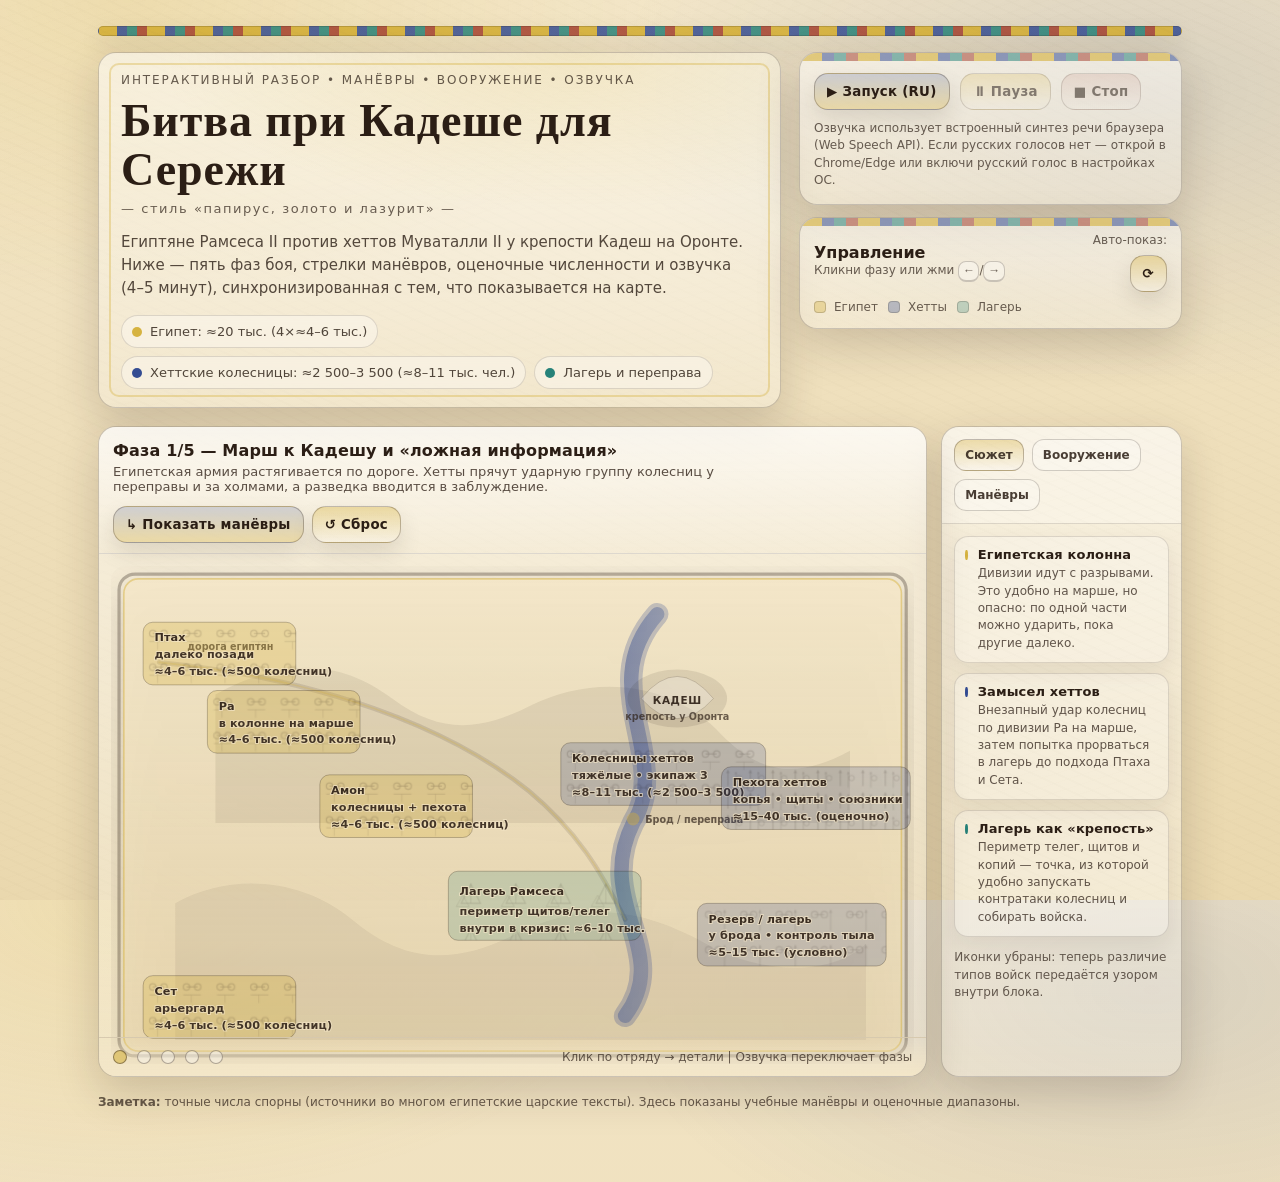
<file: index2.html>
<!doctype html>
<html lang="ru">
<head>
  <meta charset="utf-8" />
  <meta name="viewport" content="width=device-width, initial-scale=1" />
  <title>Битва при Кадеше — визуализация в стиле Древнего Египта</title>
  <style>
    :root{
      /* Egyptian palette */
      --papyrus:#f3e6c8;
      --papyrus2:#ead8ae;
      --ink:#2b1e15;
      --ink2:#4b3727;
      --gold:#d4af37;
      --lapis:#1e3a8a;
      --malachite:#0f766e;
      --ochre:#9b2c1a;

      --border: rgba(43,30,21,.22);
      --border2: rgba(43,30,21,.14);
      --shadow: 0 16px 44px rgba(43,30,21,.18);
      --radius: 18px;
    }

    *{box-sizing:border-box}
    html,body{height:100%}
    body{
      margin:0;
      color: var(--ink);
      font-family: ui-serif, Georgia, "Times New Roman", Times, serif;
      background:
        radial-gradient(900px 500px at 10% 0%, rgba(212,175,55,.18), transparent 60%),
        radial-gradient(900px 500px at 90% 10%, rgba(30,58,138,.12), transparent 60%),
        linear-gradient(180deg, var(--papyrus), var(--papyrus2));
      overflow-x:hidden;
    }

    /* papyrus grain */
    body:before{
      content:"";
      position:fixed; inset:0;
      pointer-events:none;
      background:
        repeating-linear-gradient(25deg, rgba(43,30,21,.04) 0 2px, transparent 2px 10px),
        repeating-linear-gradient(-18deg, rgba(43,30,21,.025) 0 1px, transparent 1px 9px);
      opacity:.22;
      mix-blend-mode:multiply;
    }

    .wrap{max-width:1120px;margin:0 auto;padding:26px 18px 70px}

    .topfrieze{
      height:10px;
      border-radius:999px;
      background:
        repeating-linear-gradient(90deg,
          rgba(212,175,55,.9) 0 18px,
          rgba(30,58,138,.75) 18px 28px,
          rgba(15,118,110,.75) 28px 38px,
          rgba(155,44,26,.75) 38px 48px
        );
      box-shadow: 0 10px 24px rgba(43,30,21,.12);
      margin-bottom:16px;
      border:1px solid rgba(43,30,21,.18);
    }

    header{
      display:flex;gap:18px;align-items:flex-start;justify-content:space-between;flex-wrap:wrap;
    }

    .hero{
      flex: 1 1 620px;
      padding:20px 22px 18px;
      border:1px solid var(--border);
      border-radius: var(--radius);
      background:
        radial-gradient(700px 260px at 70% 0%, rgba(212,175,55,.18), transparent 60%),
        linear-gradient(180deg, rgba(255,255,255,.55), rgba(255,255,255,.25));
      box-shadow: var(--shadow);
      position:relative;
      overflow:hidden;
    }

    .hero:after{
      content:"";
      position:absolute; inset:10px;
      border-radius: calc(var(--radius) - 8px);
      border: 2px solid rgba(212,175,55,.35);
      pointer-events:none;
    }

    .kicker{
      font-size:12px;
      letter-spacing:.16em;
      text-transform:uppercase;
      color: rgba(43,30,21,.72);
      font-family: ui-sans-serif, system-ui, -apple-system, Segoe UI, Roboto, Arial, sans-serif;
    }

    h1{
      margin:10px 0 6px;
      font-size: clamp(30px, 4vw, 46px);
      line-height:1.06;
      letter-spacing:.02em;
    }

    .orn{
      margin:0 0 10px;
      color: rgba(43,30,21,.70);
      font-family: ui-sans-serif, system-ui, -apple-system, Segoe UI, Roboto, Arial, sans-serif;
      font-size:13px;
      letter-spacing:.12em;
    }

    .sub{
      color: rgba(43,30,21,.80);
      font-size:15px;
      line-height:1.55;
      max-width:75ch;
      font-family: ui-sans-serif, system-ui, -apple-system, Segoe UI, Roboto, Arial, sans-serif;
    }

    .pillrow{display:flex; gap:8px; flex-wrap:wrap; margin-top:14px}
    .pill{
      display:inline-flex; align-items:center; gap:8px;
      padding:8px 10px;
      border-radius:999px;
      border:1px solid var(--border2);
      background: rgba(255,255,255,.35);
      color: rgba(43,30,21,.82);
      font-size:13px;
      backdrop-filter: blur(6px);
      font-family: ui-sans-serif, system-ui, -apple-system, Segoe UI, Roboto, Arial, sans-serif;
    }
    .dot{width:10px;height:10px;border-radius:50%}

    .side{
      flex: 1 1 320px;
      display:flex; flex-direction:column; gap:12px;
    }

    .card{
      border:1px solid var(--border);
      border-radius: var(--radius);
      background: linear-gradient(180deg, rgba(255,255,255,.52), rgba(255,255,255,.26));
      box-shadow: var(--shadow);
      padding:14px;
      position:relative;
      overflow:hidden;
    }
    .card:before{
      content:"";
      position:absolute; left:0; right:0; top:0;
      height:8px;
      background:
        repeating-linear-gradient(90deg,
          rgba(212,175,55,.85) 0 22px,
          rgba(30,58,138,.68) 22px 34px,
          rgba(15,118,110,.68) 34px 46px,
          rgba(155,44,26,.68) 46px 58px
        );
      opacity:.7;
    }

    .row{display:flex; gap:10px; flex-wrap:wrap; align-items:center; margin-top:6px}

    button{
      appearance:none;
      border:1px solid rgba(43,30,21,.28);
      background:
        linear-gradient(180deg, rgba(212,175,55,.38), rgba(255,255,255,.18));
      color: var(--ink);
      border-radius: 14px;
      padding:10px 12px;
      cursor:pointer;
      transition: transform .12s ease, filter .2s ease, background .2s ease;
      font-weight:800;
      letter-spacing:.02em;
      font-family: ui-sans-serif, system-ui, -apple-system, Segoe UI, Roboto, Arial, sans-serif;
      box-shadow: 0 10px 22px rgba(43,30,21,.12);
    }
    button:hover{transform: translateY(-1px); filter: brightness(1.03)}
    button:active{transform: translateY(0px) scale(.98)}
    button.primary{
      background: linear-gradient(180deg, rgba(30,58,138,.18), rgba(212,175,55,.32));
    }
    button.danger{
      background: linear-gradient(180deg, rgba(155,44,26,.18), rgba(255,255,255,.16));
    }
    button:disabled{opacity:.55; cursor:not-allowed; transform:none; box-shadow:none}

    .small{
      font-size:12px;
      color: rgba(43,30,21,.70);
      line-height:1.45;
      font-family: ui-sans-serif, system-ui, -apple-system, Segoe UI, Roboto, Arial, sans-serif;
    }

    main{margin-top:18px; display:grid; grid-template-columns: 1.55fr .45fr; gap:14px}
    @media (max-width: 980px){ main{grid-template-columns:1fr} }

    .viz{
      border:1px solid var(--border);
      border-radius: var(--radius);
      background: linear-gradient(180deg, rgba(255,255,255,.50), rgba(255,255,255,.20));
      box-shadow: var(--shadow);
      overflow:hidden;
      position:relative;
    }

    .vizHead{
      padding:14px 14px 10px;
      display:flex; justify-content:space-between; align-items:flex-start; gap:12px; flex-wrap:wrap;
      border-bottom:1px solid rgba(43,30,21,.14);
      background:
        linear-gradient(180deg, rgba(255,255,255,.55), rgba(255,255,255,0));
    }

    .phaseTitle{
      font-size:16px;
      font-weight:900;
      margin:0;
      font-family: ui-sans-serif, system-ui, -apple-system, Segoe UI, Roboto, Arial, sans-serif;
      letter-spacing:.01em;
    }
    .phaseText{
      color: rgba(43,30,21,.78);
      font-size:13px;
      margin-top:4px;
      max-width:75ch;
      font-family: ui-sans-serif, system-ui, -apple-system, Segoe UI, Roboto, Arial, sans-serif;
    }

    .toggleRow{display:flex; gap:8px; flex-wrap:wrap; align-items:center}

    .legend{
      display:flex; gap:10px; flex-wrap:wrap; align-items:center;
      font-size:12px;
      color: rgba(43,30,21,.70);
      margin-top:8px;
      font-family: ui-sans-serif, system-ui, -apple-system, Segoe UI, Roboto, Arial, sans-serif;
    }
    .legendItem{display:flex; align-items:center; gap:8px}
    .swatch{width:12px;height:12px;border-radius:4px;border:1px solid rgba(43,30,21,.2)}

    .mapWrap{padding:12px}

    .timeline{
      position:absolute; left:0; right:0; bottom:0;
      padding:12px 14px;
      background: linear-gradient(180deg, rgba(255,255,255,0), rgba(243,230,200,.95));
      display:flex; justify-content:space-between; gap:10px; align-items:center;
      border-top:1px solid rgba(43,30,21,.14);
    }

    .dots{display:flex; gap:10px; align-items:center}
    .tdot{
      width:14px;height:14px;border-radius:999px;
      border:1px solid rgba(43,30,21,.35);
      background:rgba(255,255,255,.35);
      cursor:pointer;
      position:relative;
    }
    .tdot.active{background: rgba(212,175,55,.55); border-color: rgba(43,30,21,.45)}
    .tdot:hover{transform: translateY(-1px)}
    .hint{
      font-size:12px;
      color: rgba(43,30,21,.70);
      font-family: ui-sans-serif, system-ui, -apple-system, Segoe UI, Roboto, Arial, sans-serif;
    }

    /* SVG */
    svg{width:100%; height:auto; display:block; border-radius: 14px;}
    .terrain{ filter: drop-shadow(0 18px 28px rgba(43,30,21,.18)); }

    .unit{
      --x:0px; --y:0px;
      transform: translate(var(--x), var(--y));
      transition: transform 1100ms cubic-bezier(.2,.9,.2,1);
    }
    .unit rect.base{
      rx:12; ry:12;
      stroke: rgba(43,30,21,.28);
      stroke-width:1.2;
    }

    .unit text{
      font-weight:900;
      font-size:14px;
      fill: rgba(43,30,21,.92);
      paint-order: stroke;
      stroke: rgba(243,230,200,.7);
      stroke-width:2.5px;
      font-family: ui-sans-serif, system-ui, -apple-system, Segoe UI, Roboto, Arial, sans-serif;
      letter-spacing:.01em;
    }

    .tag, .count{
      font-weight:800;
      font-size:12px;
      fill: rgba(43,30,21,.82);
      opacity:.95;
      stroke: rgba(243,230,200,.65);
      stroke-width:2px;
      font-family: ui-sans-serif, system-ui, -apple-system, Segoe UI, Roboto, Arial, sans-serif;
    }

    /* pattern overlay inside unit */
    .patFill{
      opacity:.30;
      pointer-events:none;
      mix-blend-mode:multiply;
    }

    /* side colors */
    .egy rect.base{fill: rgba(212,175,55,.28)}     /* gold */
    .hit rect.base{fill: rgba(30,58,138,.18)}      /* lapis */
    .camp rect.base{fill: rgba(15,118,110,.16)}    /* malachite */

    /* arrows */
    .arrow{
      fill:none;
      stroke-width:4.5;
      stroke-linecap:round;
      stroke-linejoin:round;
      opacity:0;
      transition: opacity 350ms ease;
      filter: drop-shadow(0 8px 12px rgba(43,30,21,.16));
    }
    .arrow.on{opacity:1}
    .arrow.egy{stroke: rgba(212,175,55,.92)}
    .arrow.hit{stroke: rgba(30,58,138,.88)}
    .arrow.bad{stroke: rgba(155,44,26,.88)}

    .poi{
      font-size:13px;
      fill: rgba(43,30,21,.90);
      font-weight:900;
      font-family: ui-sans-serif, system-ui, -apple-system, Segoe UI, Roboto, Arial, sans-serif;
      letter-spacing:.06em;
    }
    .poiSmall{
      font-size:12px;
      fill: rgba(43,30,21,.68);
      font-weight:800;
      font-family: ui-sans-serif, system-ui, -apple-system, Segoe UI, Roboto, Arial, sans-serif;
    }

    /* sidebar */
    .sidebar{
      border:1px solid var(--border);
      background: linear-gradient(180deg, rgba(255,255,255,.52), rgba(255,255,255,.22));
      border-radius: var(--radius);
      box-shadow: var(--shadow);
      overflow:hidden;
      display:flex; flex-direction:column;
    }

    .tabs{
      display:flex; gap:8px; padding:12px;
      border-bottom:1px solid rgba(43,30,21,.14);
      flex-wrap:wrap;
      background: rgba(255,255,255,.25);
    }
    .tab{
      padding:8px 10px;
      border-radius: 12px;
      border:1px solid rgba(43,30,21,.20);
      background: rgba(255,255,255,.25);
      cursor:pointer;
      font-weight:900;
      font-size:12px;
      color: rgba(43,30,21,.86);
      font-family: ui-sans-serif, system-ui, -apple-system, Segoe UI, Roboto, Arial, sans-serif;
    }
    .tab.active{
      background: linear-gradient(180deg, rgba(212,175,55,.35), rgba(255,255,255,.18));
      border-color: rgba(43,30,21,.28);
    }

    .pane{padding:12px; display:none}
    .pane.active{display:block}

    .fact{
      display:flex; gap:10px; align-items:flex-start;
      padding:10px;
      border-radius: 14px;
      background: rgba(255,255,255,.25);
      border:1px solid rgba(43,30,21,.14);
      margin-bottom:10px;
      box-shadow: 0 10px 22px rgba(43,30,21,.08);
    }
    .fact b{
      display:block;
      font-size:13px;
      font-family: ui-sans-serif, system-ui, -apple-system, Segoe UI, Roboto, Arial, sans-serif;
      letter-spacing:.01em;
    }
    .fact p{
      margin:3px 0 0;
      color: rgba(43,30,21,.74);
      font-size:12px;
      line-height:1.45;
      font-family: ui-sans-serif, system-ui, -apple-system, Segoe UI, Roboto, Arial, sans-serif;
    }

    .grid2{display:grid; grid-template-columns:1fr; gap:10px}
    .wcard{
      padding:12px;
      border-radius: 16px;
      border:1px solid rgba(43,30,21,.14);
      background: linear-gradient(180deg, rgba(255,255,255,.35), rgba(255,255,255,.18));
      cursor:pointer;
      transition: transform .12s ease, filter .2s ease;
      box-shadow: 0 10px 22px rgba(43,30,21,.10);
      font-family: ui-sans-serif, system-ui, -apple-system, Segoe UI, Roboto, Arial, sans-serif;
    }
    .wcard:hover{transform: translateY(-1px); filter: brightness(1.02)}
    .whead{display:flex; justify-content:space-between; align-items:center; gap:10px}
    .whead h3{margin:0; font-size:13px; letter-spacing:.01em}
    .whead .badge{
      font-size:11px;
      padding:4px 8px;
      border-radius:999px;
      border:1px solid rgba(43,30,21,.18);
      background: rgba(212,175,55,.22);
      color: rgba(43,30,21,.86);
      font-weight:800;
    }
    .wbody{margin-top:8px}
    .wbody p{margin:0; color: rgba(43,30,21,.74); font-size:12px; line-height:1.45}

    /* modal */
    .modal{
      position:fixed; inset:0;
      display:none;
      align-items:center; justify-content:center;
      background: rgba(43,30,21,.35);
      padding: 18px;
      z-index:50;
    }
    .modal.on{display:flex}
    .modalCard{
      max-width: 820px;
      width: 100%;
      border-radius: 20px;
      border:1px solid rgba(43,30,21,.22);
      background: linear-gradient(180deg, rgba(255,255,255,.86), rgba(243,230,200,.92));
      box-shadow: 0 30px 90px rgba(43,30,21,.28);
      overflow:hidden;
      color: var(--ink);
      font-family: ui-sans-serif, system-ui, -apple-system, Segoe UI, Roboto, Arial, sans-serif;
    }
    .modalTop{
      display:flex; justify-content:space-between; gap:12px; align-items:center;
      padding:14px 16px;
      border-bottom:1px solid rgba(43,30,21,.14);
      background:
        linear-gradient(180deg, rgba(212,175,55,.22), rgba(255,255,255,.18));
    }
    .modalTop h2{margin:0; font-size:16px}
    .modalTop .x{
      border-radius: 12px;
      padding:9px 10px;
      background: rgba(255,255,255,.35);
      border:1px solid rgba(43,30,21,.22);
      box-shadow:none;
    }
    .modalBody{padding:14px 16px}
    .modalBody p{margin:8px 0; color: rgba(43,30,21,.84); line-height:1.55}
    .cols{display:grid; grid-template-columns: 1fr 1fr; gap:12px; margin-top:12px}
    @media (max-width: 820px){ .cols{grid-template-columns:1fr} }
    .mini{
      border:1px solid rgba(43,30,21,.14);
      border-radius: 18px;
      background: rgba(255,255,255,.28);
      padding: 12px;
    }
    .mini h4{margin:0 0 6px; font-size:13px}
    .mini ul{margin:0; padding-left:18px; color: rgba(43,30,21,.82); line-height:1.45; font-size:12px}

    .footer{
      margin-top:16px;
      color: rgba(43,30,21,.70);
      font-size:12px;
      line-height:1.55;
      font-family: ui-sans-serif, system-ui, -apple-system, Segoe UI, Roboto, Arial, sans-serif;
    }

    .kbd{
      font-family: ui-monospace, SFMono-Regular, Menlo, Monaco, Consolas, "Liberation Mono", monospace;
      font-size: 12px;
      padding:2px 6px;
      border:1px solid rgba(43,30,21,.22);
      border-bottom-width:2px;
      border-radius:8px;
      background: rgba(255,255,255,.35);
    }

    .toast{
      position:fixed;
      left:50%; bottom:18px;
      transform: translateX(-50%);
      padding: 10px 12px;
      border-radius: 14px;
      border:1px solid rgba(43,30,21,.22);
      background: rgba(243,230,200,.95);
      box-shadow: 0 16px 55px rgba(43,30,21,.20);
      color: rgba(43,30,21,.88);
      font-size: 12px;
      display:none;
      z-index:60;
      max-width: min(780px, calc(100vw - 30px));
      font-family: ui-sans-serif, system-ui, -apple-system, Segoe UI, Roboto, Arial, sans-serif;
    }
    .toast.on{display:block; animation: pop .18s ease-out}
    @keyframes pop{
      from{transform:translateX(-50%) translateY(8px); opacity:0}
      to{transform:translateX(-50%) translateY(0px); opacity:1}
    }
  </style>
</head>
<body>
  <div class="wrap">
    <div class="topfrieze" aria-hidden="true"></div>

    <header>
      <section class="hero">
        <div class="kicker">Интерактивный разбор • манёвры • вооружение • озвучка</div>
        <h1>Битва при Кадеше для Сережи</h1>
        <p class="orn">— стиль «папирус, золото и лазурит» —</p>
        <p class="sub">Египтяне Рамсеса II против хеттов Муваталли II у крепости Кадеш на Оронте. Ниже — пять фаз боя, стрелки манёвров, оценочные численности и озвучка (4–5 минут), синхронизированная с тем, что показывается на карте.</p>
        <div class="pillrow">
          <span class="pill"><span class="dot" style="background:rgba(212,175,55,.95)"></span>Египет: ≈20 тыс. (4×≈4–6 тыс.)</span>
          <span class="pill"><span class="dot" style="background:rgba(30,58,138,.9)"></span>Хеттские колесницы: ≈2 500–3 500 (≈8–11 тыс. чел.)</span>
          <span class="pill"><span class="dot" style="background:rgba(15,118,110,.9)"></span>Лагерь и переправа</span>
        </div>
      </section>

      <aside class="side">
        <div class="card">
          <div class="row">
            <button class="primary" id="btnSpeak">▶ Запуск (RU)</button>
            <button id="btnPause" disabled>⏸ Пауза</button>
            <button class="danger" id="btnStop" disabled>■ Стоп</button>
          </div>
          <p class="small" style="margin:10px 0 0">
            Озвучка использует встроенный синтез речи браузера (Web Speech API). Если русских голосов нет — открой в Chrome/Edge или включи русский голос в настройках ОС.
          </p>
        </div>

        <div class="card">
          <div style="display:flex; justify-content:space-between; gap:10px; align-items:center">
            <div>
              <div style="font-weight:900; font-family: ui-sans-serif, system-ui, -apple-system, Segoe UI, Roboto, Arial, sans-serif;">Управление</div>
              <div class="small">Кликни фазу или жми <span class="kbd">←</span>/<span class="kbd">→</span></div>
            </div>
            <div style="text-align:right">
              <div class="small">Авто-показ:</div>
              <div class="row" style="justify-content:flex-end">
                <button id="btnAuto">⟳ </button>
              </div>
            </div>
          </div>
          <div class="legend">
            <span class="legendItem"><span class="swatch" style="background: rgba(212,175,55,.35)"></span> Египет</span>
            <span class="legendItem"><span class="swatch" style="background: rgba(30,58,138,.28)"></span> Хетты</span>
            <span class="legendItem"><span class="swatch" style="background: rgba(15,118,110,.22)"></span> Лагерь</span>
          </div>
        </div>
      </aside>
    </header>

    <main>
      <section class="viz" aria-label="Визуализация">
        <div class="vizHead">
          <div>
            <p class="phaseTitle" id="phaseTitle">Фаза 1/5 — Марш к Кадешу и «ложная информация»</p>
            <div class="phaseText" id="phaseText">Египетская армия растягивается по дороге. Хетты прячут ударную группу колесниц у переправы и за холмами, а разведка вводится в заблуждение.</div>
          </div>
          <div class="toggleRow">
            <button id="btnManeuvers" class="primary">↳ Показать манёвры</button>
            <button id="btnReset">↺ Сброс</button>
          </div>
        </div>

        <div class="mapWrap">
          <svg viewBox="0 0 1000 620" role="img" aria-label="Схема поля битвы при Кадеше">
            <defs>
              <linearGradient id="sandGrad" x1="0" x2="0" y1="0" y2="1">
                <stop offset="0" stop-color="rgba(243,230,200,.95)" />
                <stop offset="1" stop-color="rgba(234,216,174,.72)" />
              </linearGradient>
              <linearGradient id="riverGrad" x1="0" x2="1" y1="0" y2="1">
                <stop offset="0" stop-color="rgba(30,58,138,.42)" />
                <stop offset="1" stop-color="rgba(30,58,138,.20)" />
              </linearGradient>
              <marker id="arrowHead" markerWidth="10" markerHeight="10" refX="8" refY="5" orient="auto">
                <path d="M0,0 L10,5 L0,10 Z" fill="currentColor"></path>
              </marker>

              <!-- “No icons” texture patterns (Egyptian-ish, geometric) -->
              <!-- Chariot-ish: wheels + axle -->
              <pattern id="pChariot" patternUnits="userSpaceOnUse" width="42" height="42">
                <g opacity="0.95">
                  <circle cx="12" cy="14" r="4" fill="none" stroke="rgba(43,30,21,.55)" stroke-width="1.6"/>
                  <circle cx="26" cy="14" r="4" fill="none" stroke="rgba(43,30,21,.55)" stroke-width="1.6"/>
                  <line x1="12" y1="14" x2="26" y2="14" stroke="rgba(43,30,21,.55)" stroke-width="1.6" />
                  <line x1="8" y1="24" x2="30" y2="24" stroke="rgba(43,30,21,.45)" stroke-width="1.2" />
                  <line x1="18" y1="24" x2="18" y2="34" stroke="rgba(43,30,21,.35)" stroke-width="1.2" />
                </g>
              </pattern>

              <!-- Infantry-ish: spears + shields -->
              <pattern id="pInf" patternUnits="userSpaceOnUse" width="28" height="28">
                <g opacity="0.95">
                  <line x1="8" y1="4" x2="8" y2="24" stroke="rgba(43,30,21,.55)" stroke-width="1.4"/>
                  <polygon points="8,4 5.5,8 10.5,8" fill="rgba(43,30,21,.45)"/>
                  <line x1="18" y1="6" x2="18" y2="26" stroke="rgba(43,30,21,.45)" stroke-width="1.2"/>
                  <polygon points="18,6 16,9 20,9" fill="rgba(43,30,21,.35)"/>
                  <circle cx="22" cy="14" r="3.4" fill="none" stroke="rgba(43,30,21,.45)" stroke-width="1.2"/>
                </g>
              </pattern>

              <!-- Camp-ish: tents/triangles -->
              <pattern id="pCamp" patternUnits="userSpaceOnUse" width="56" height="56">
                <g opacity="0.9">
                  <polygon points="16,40 28,16 40,40" fill="none" stroke="rgba(43,30,21,.45)" stroke-width="1.4"/>
                  <line x1="28" y1="16" x2="28" y2="40" stroke="rgba(43,30,21,.35)" stroke-width="1.2"/>
                  <polygon points="10,44 18,30 26,44" fill="none" stroke="rgba(43,30,21,.35)" stroke-width="1.2"/>
                </g>
              </pattern>

              <!-- Reserve: mix (spear + wheel) -->
              <pattern id="pReserve" patternUnits="userSpaceOnUse" width="44" height="44">
                <g opacity="0.95">
                  <circle cx="14" cy="14" r="4" fill="none" stroke="rgba(43,30,21,.48)" stroke-width="1.4"/>
                  <circle cx="26" cy="14" r="4" fill="none" stroke="rgba(43,30,21,.48)" stroke-width="1.4"/>
                  <line x1="14" y1="14" x2="26" y2="14" stroke="rgba(43,30,21,.48)" stroke-width="1.4"/>
                  <line x1="34" y1="8" x2="34" y2="34" stroke="rgba(43,30,21,.45)" stroke-width="1.2"/>
                  <polygon points="34,8 31.7,11.8 36.3,11.8" fill="rgba(43,30,21,.35)"/>
                </g>
              </pattern>
            </defs>

            <!-- Terrain -->
            <g class="terrain">
              <!-- decorative border -->
              <rect x="10" y="10" width="980" height="600" rx="20" fill="none" stroke="rgba(43,30,21,.30)" stroke-width="4"/>
              <rect x="16" y="16" width="968" height="588" rx="18" fill="url(#sandGrad)" stroke="rgba(212,175,55,.45)" stroke-width="2"/>

              <!-- hills -->
              <path d="M130 160 C 220 110, 290 120, 350 165 C 410 210, 460 205, 520 175 C 610 130, 705 150, 760 210 C 810 260, 855 265, 920 230 L920 320 L130 320 Z" fill="rgba(43,30,21,.08)" />
              <path d="M80 420 C 150 380, 240 390, 300 440 C 360 490, 420 500, 500 460 C 580 420, 650 420, 740 470 C 810 510, 900 510, 940 470 L940 590 L80 590 Z" fill="rgba(43,30,21,.06)" />

              <!-- river -->
              <path d="M680 60 C 600 150, 700 240, 650 320 C 600 420, 700 480, 640 560"
                    stroke="rgba(30,58,138,.26)" stroke-width="28" stroke-linecap="round" fill="none" opacity=".9" />
              <path d="M680 60 C 600 150, 700 240, 650 320 C 600 420, 700 480, 640 560"
                    stroke="url(#riverGrad)" stroke-width="18" stroke-linecap="round" fill="none" opacity=".95" />

              <!-- Kadesh -->
              <g>
                <ellipse cx="705" cy="165" rx="62" ry="36" fill="rgba(43,30,21,.10)" />
                <path d="M660 165 Q705 110 750 165 Q705 215 660 165Z" fill="rgba(255,255,255,.25)" stroke="rgba(43,30,21,.22)" />
                <text x="705" y="172" text-anchor="middle" class="poi">КАДЕШ</text>
                <text x="705" y="192" text-anchor="middle" class="poiSmall">крепость у Оронта</text>
              </g>

              <!-- crossing -->
              <g>
                <circle cx="650" cy="315" r="8" fill="rgba(212,175,55,.55)" opacity=".75" />
                <text x="665" y="320" class="poiSmall">Брод / переправа</text>
              </g>

              <!-- road -->
              <path d="M60 120 C 260 140, 420 200, 520 280 C 580 330, 610 380, 640 440"
                    stroke="rgba(43,30,21,.22)" stroke-width="6" fill="none" stroke-linecap="round" opacity=".55" />
              <path d="M60 120 C 260 140, 420 200, 520 280 C 580 330, 610 380, 640 440"
                    stroke="rgba(212,175,55,.30)" stroke-width="2" fill="none" stroke-linecap="round" opacity=".8" />
              <text x="95" y="105" class="poiSmall">дорога египтян</text>
            </g>

            <!-- arrows -->
            <g id="arrows">
              <path id="a1" class="arrow hit" marker-end="url(#arrowHead)" style="color: rgba(30,58,138,.88)" d="M 610 255 C 550 255, 500 260, 430 280" />
              <path id="a2" class="arrow hit bad" marker-end="url(#arrowHead)" style="color: rgba(155,44,26,.88)" d="M 610 300 C 560 320, 520 340, 470 360" />
              <path id="a3" class="arrow egy" marker-end="url(#arrowHead)" style="color: rgba(212,175,55,.92)" d="M 360 330 C 410 300, 460 285, 510 280" />
              <path id="a4" class="arrow egy" marker-end="url(#arrowHead)" style="color: rgba(212,175,55,.92)" d="M 480 420 C 520 400, 560 380, 600 355" />
              <path id="a5" class="arrow hit" marker-end="url(#arrowHead)" style="color: rgba(30,58,138,.88)" d="M 520 420 C 565 430, 610 445, 650 470" />
            </g>

            <!-- Units (no icons, only textured fill + labels) -->
            <g id="units">
              <!-- Egypt divisions (chariot-ish texture, because they are combined arms) -->
              <g id="uAmun" class="unit egy" style="--x:260px; --y:260px" tabindex="0" role="button" aria-label="Египет: дивизия Амон">
                <rect class="base" x="0" y="0" width="190" height="78" />
                <rect class="patFill" x="0" y="0" width="190" height="78" rx="12" fill="url(#pChariot)"/>
                <text x="14" y="24">Амон</text>
                <text x="14" y="45" class="tag">колесницы + пехота</text>
                <text x="14" y="66" class="count">≈4–6 тыс. (≈500 колесниц)</text>
              </g>

              <g id="uRa" class="unit egy" style="--x:120px; --y:155px" tabindex="0" role="button" aria-label="Египет: дивизия Ра">
                <rect class="base" x="0" y="0" width="190" height="78" />
                <rect class="patFill" x="0" y="0" width="190" height="78" rx="12" fill="url(#pChariot)"/>
                <text x="14" y="24">Ра</text>
                <text x="14" y="45" class="tag">в колонне на марше</text>
                <text x="14" y="66" class="count">≈4–6 тыс. (≈500 колесниц)</text>
              </g>

              <g id="uPtah" class="unit egy" style="--x:40px; --y:70px" tabindex="0" role="button" aria-label="Египет: дивизия Птах">
                <rect class="base" x="0" y="0" width="190" height="78" />
                <rect class="patFill" x="0" y="0" width="190" height="78" rx="12" fill="url(#pChariot)"/>
                <text x="14" y="24">Птах</text>
                <text x="14" y="45" class="tag">далеко позади</text>
                <text x="14" y="66" class="count">≈4–6 тыс. (≈500 колесниц)</text>
              </g>

              <g id="uSeth" class="unit egy" style="--x:40px; --y:510px" tabindex="0" role="button" aria-label="Египет: дивизия Сет">
                <rect class="base" x="0" y="0" width="190" height="78" />
                <rect class="patFill" x="0" y="0" width="190" height="78" rx="12" fill="url(#pChariot)"/>
                <text x="14" y="24">Сет</text>
                <text x="14" y="45" class="tag">арьергард</text>
                <text x="14" y="66" class="count">≈4–6 тыс. (≈500 колесниц)</text>
              </g>

              <!-- Camp -->
              <g id="uCamp" class="unit camp" style="--x:420px; --y:380px" tabindex="0" role="button" aria-label="Египетский лагерь">
                <rect class="base" x="0" y="0" width="240" height="86" />
                <rect class="patFill" x="0" y="0" width="240" height="86" rx="12" fill="url(#pCamp)"/>
                <text x="14" y="30">Лагерь Рамсеса</text>
                <text x="14" y="54" class="tag">периметр щитов/телег</text>
                <text x="14" y="76" class="count">внутри в кризис: ≈6–10 тыс.</text>
              </g>

              <!-- Hittite chariots -->
              <g id="uHCh" class="unit hit" style="--x:560px; --y:220px" tabindex="0" role="button" aria-label="Хетты: ударные колесницы">
                <rect class="base" x="0" y="0" width="255" height="78" />
                <rect class="patFill" x="0" y="0" width="255" height="78" rx="12" fill="url(#pChariot)"/>
                <text x="14" y="24">Колесницы хеттов</text>
                <text x="14" y="45" class="tag">тяжёлые • экипаж 3</text>
                <text x="14" y="66" class="count">≈8–11 тыс. (≈2 500–3 500)</text>
              </g>

              <!-- Hittite infantry -->
              <g id="uHInf" class="unit hit" style="--x:760px; --y:250px" tabindex="0" role="button" aria-label="Хетты: пехота у Кадеша">
                <rect class="base" x="0" y="0" width="235" height="78" />
                <rect class="patFill" x="0" y="0" width="235" height="78" rx="12" fill="url(#pInf)"/>
                <text x="14" y="24">Пехота хеттов</text>
                <text x="14" y="45" class="tag">копья • щиты • союзники</text>
                <text x="14" y="66" class="count">≈15–40 тыс. (оценочно)</text>
              </g>

              <!-- Reserve -->
              <g id="uReserve" class="unit hit" style="--x:730px; --y:420px" tabindex="0" role="button" aria-label="Хетты: резервы у реки">
                <rect class="base" x="0" y="0" width="235" height="78" />
                <rect class="patFill" x="0" y="0" width="235" height="78" rx="12" fill="url(#pReserve)"/>
                <text x="14" y="24">Резерв / лагерь</text>
                <text x="14" y="45" class="tag">у брода • контроль тыла</text>
                <text x="14" y="66" class="count">≈5–15 тыс. (условно)</text>
              </g>
            </g>
          </svg>
        </div>

        <div class="timeline">
          <div class="dots" id="dots"></div>
          <div class="hint">Клик по отряду → детали | Озвучка переключает фазы</div>
        </div>
      </section>

      <aside class="sidebar" aria-label="Панель деталей">
        <div class="tabs">
          <div class="tab active" data-tab="story">Сюжет</div>
          <div class="tab" data-tab="weapons">Вооружение</div>
          <div class="tab" data-tab="tactics">Манёвры</div>
        </div>

        <div class="pane active" id="pane-story">
          <div class="fact">
            <div class="dot" style="background:rgba(212,175,55,.95); margin-top:3px"></div>
            <div>
              <b>Египетская колонна</b>
              <p>Дивизии идут с разрывами. Это удобно на марше, но опасно: по одной части можно ударить, пока другие далеко.</p>
            </div>
          </div>
          <div class="fact">
            <div class="dot" style="background:rgba(30,58,138,.9); margin-top:3px"></div>
            <div>
              <b>Замысел хеттов</b>
              <p>Внезапный удар колесниц по дивизии Ра на марше, затем попытка прорваться в лагерь до подхода Птаха и Сета.</p>
            </div>
          </div>
          <div class="fact">
            <div class="dot" style="background:rgba(15,118,110,.9); margin-top:3px"></div>
            <div>
              <b>Лагерь как «крепость»</b>
              <p>Периметр телег, щитов и копий — точка, из которой удобно запускать контратаки колесниц и собирать войска.</p>
            </div>
          </div>
          <p class="small">Иконки убраны: теперь различие типов войск передаётся узором внутри блока.</p>
        </div>

        <div class="pane" id="pane-weapons">
          <div class="grid2">
            <div class="wcard" data-modal="egypt-chariot">
              <div class="whead"><h3>Египетская колесница</h3><span class="badge">лёгкая • 2 человека</span></div>
              <div class="wbody"><p>Скорость, разворот, залпы из лука на ходу. Стиль «бей-и-уходи».</p></div>
            </div>

            <div class="wcard" data-modal="hittite-chariot">
              <div class="whead"><h3>Хеттская колесница</h3><span class="badge">тяжелее • 3 человека</span></div>
              <div class="wbody"><p>Сильна в первом ударе и прорыве по колонне: экипаж часто трое.</p></div>
            </div>

            <div class="wcard" data-modal="egypt-infantry">
              <div class="whead"><h3>Египетская пехота</h3><span class="badge">луки • копья • хопеш</span></div>
              <div class="wbody"><p>Держит лагерь и проходы, прикрывает колесницы, добивает в ближнем бою.</p></div>
            </div>

            <div class="wcard" data-modal="hittite-infantry">
              <div class="whead"><h3>Хеттская пехота</h3><span class="badge">копья • щиты • союзники</span></div>
              <div class="wbody"><p>Закрепляет успех колесниц и удерживает район Кадеша/переправы.</p></div>
            </div>
          </div>
          <p class="small" style="margin-top:10px">Кликни карточку — откроется окно с деталями.</p>
        </div>

        <div class="pane" id="pane-tactics">
          <div class="fact">
            <div class="dot" style="background:rgba(155,44,26,.85); margin-top:3px"></div>
            <div>
              <b>Ключевой удар хеттов</b>
              <p>Засада колесниц по дивизии Ра на марше: ломает строй и открывает путь к лагерю.</p>
            </div>
          </div>
          <div class="fact">
            <div class="dot" style="background:rgba(212,175,55,.85); margin-top:3px"></div>
            <div>
              <b>Ответ египтян</b>
              <p>Лагерь как опора + серия контратак колесниц дугой с обстрелом и отходом.</p>
            </div>
          </div>
          <div class="fact">
            <div class="dot" style="background:rgba(30,58,138,.80); margin-top:3px"></div>
            <div>
              <b>Поворот</b>
              <p>Подход подкреплений и Птаха: хеттские группы теряют темп и отходят к реке.</p>
            </div>
          </div>
        </div>
      </aside>
    </main>

    <div class="footer">
      <b>Заметка:</b> точные числа спорны (источники во многом египетские царские тексты). Здесь показаны учебные манёвры и оценочные диапазоны.
    </div>
  </div>

  <!-- Modal -->
  <div class="modal" id="modal" role="dialog" aria-modal="true" aria-label="Детали">
    <div class="modalCard">
      <div class="modalTop">
        <h2 id="modalTitle">Детали</h2>
        <button class="x" id="modalClose">✕</button>
      </div>
      <div class="modalBody" id="modalBody"></div>
    </div>
  </div>

  <div class="toast" id="toast"></div>

  <script>
    // ----------------------
    // Phases
    // ----------------------
    const phases = [
      {
        title: "Фаза 1/5 — Марш к Кадешу и «ложная информация»",
        text: "Египетская армия растягивается по дороге. Хетты прячут ударную группу колесниц у переправы и за холмами, а разведка вводится в заблуждение.",
        positions: { uAmun:[260,260], uRa:[120,155], uPtah:[40,70], uSeth:[40,510], uCamp:[420,380], uHCh:[560,220], uHInf:[760,250], uReserve:[730,420] },
        arrows: []
      },
      {
        title: "Фаза 2/5 — Засада: удар по дивизии Ра в движении",
        text: "Хеттские колесницы внезапно выходят из укрытия и бьют по дивизии Ра на марше. В колонне возникает хаос, часть войск откатывается к лагерю.",
        positions: { uAmun:[300,285], uRa:[260,215], uPtah:[80,95], uSeth:[40,510], uCamp:[420,380], uHCh:[520,250], uHInf:[770,250], uReserve:[710,420] },
        arrows: ["a1","a2"]
      },
      {
        title: "Фаза 3/5 — Прорыв к лагерю и кризис",
        text: "Часть хеттских колесниц вкатывается к лагерю. Рамсес опирается на Амона и организует оборону. Лагерь становится опорным пунктом для контратаки.",
        positions: { uAmun:[340,305], uRa:[315,250], uPtah:[110,120], uSeth:[60,505], uCamp:[420,370], uHCh:[470,330], uHInf:[780,250], uReserve:[710,420] },
        arrows: ["a2","a3"]
      },
      {
        title: "Фаза 4/5 — Контратака египтян и подход подкреплений",
        text: "Египетские колесницы бьют по разрозненным группам хеттов у лагеря и к переправе. Подходят подкрепления и затем Птах — давление на хеттов растёт.",
        positions: { uAmun:[360,315], uRa:[330,270], uPtah:[190,180], uSeth:[90,500], uCamp:[420,370], uHCh:[520,350], uHInf:[790,260], uReserve:[690,430] },
        arrows: ["a3","a4"]
      },
      {
        title: "Фаза 5/5 — Отход хеттов и итог",
        text: "Колесницы хеттов отходят к реке и резервам; обе стороны истощены. Итог — скорее ничья: лагерь удержан, но Кадеш не взят.",
        positions: { uAmun:[360,305], uRa:[320,265], uPtah:[240,230], uSeth:[120,495], uCamp:[420,370], uHCh:[610,430], uHInf:[770,250], uReserve:[710,430] },
        arrows: ["a5"]
      }
    ];

    const unitIds = ["uAmun","uRa","uPtah","uSeth","uCamp","uHCh","uHInf","uReserve"];
    const $ = (sel, root=document) => root.querySelector(sel);
    const $$ = (sel, root=document) => Array.from(root.querySelectorAll(sel));

    const phaseTitle = $("#phaseTitle");
    const phaseText = $("#phaseText");
    const dots = $("#dots");

    let phase = 0;
    let showManeuvers = false;
    let autoTimer = null;

    function setUnitPos(id, x, y){
      const el = document.getElementById(id);
      if(!el) return;
      el.style.setProperty('--x', `${x}px`);
      el.style.setProperty('--y', `${y}px`);
    }

    function setArrows(ids){
      const all = ["a1","a2","a3","a4","a5"];
      for(const a of all){
        const el = document.getElementById(a);
        if(el) el.classList.remove('on');
      }
      if(!showManeuvers) return;
      for(const id of ids){
        const el = document.getElementById(id);
        if(el) el.classList.add('on');
      }
    }

    function updateDots(){
      $$('.tdot', dots).forEach((d, i)=>{
        d.classList.toggle('active', i===phase);
        d.title = phases[i].title;
      });
    }

    function applyPhase(i, {quiet=false}={}){
      phase = (i + phases.length) % phases.length;
      const p = phases[phase];
      phaseTitle.textContent = p.title;
      phaseText.textContent = p.text;

      for(const id of unitIds){
        const [x,y] = p.positions[id];
        setUnitPos(id,x,y);
      }

      setArrows(p.arrows);
      updateDots();
      if(!quiet) toastMsg(`Переключено: ${p.title}`);
    }

    function buildDots(){
      dots.innerHTML = '';
      phases.forEach((p,i)=>{
        const d = document.createElement('div');
        d.className = 'tdot' + (i===0?' active':'');
        d.addEventListener('click', ()=> applyPhase(i));
        dots.appendChild(d);
      });
    }

    // Tabs
    $$('.tab').forEach(t=>{
      t.addEventListener('click', ()=>{
        $$('.tab').forEach(x=>x.classList.remove('active'));
        t.classList.add('active');
        const key = t.dataset.tab;
        $$('.pane').forEach(p=>p.classList.remove('active'));
        $('#pane-' + key).classList.add('active');
      });
    });

    // Maneuvers toggle
    const btnManeuvers = $('#btnManeuvers');
    btnManeuvers.addEventListener('click', ()=>{
      showManeuvers = !showManeuvers;
      btnManeuvers.textContent = showManeuvers ? '↳ Скрыть манёвры' : '↳ Показать манёвры';
      btnManeuvers.classList.toggle('primary', !showManeuvers);
      setArrows(phases[phase].arrows);
      toastMsg(showManeuvers ? 'Манёвры включены' : 'Манёвры выключены');
    });

    // Reset
    $('#btnReset').addEventListener('click', ()=>{
      stopAuto();
      stopSpeech(true);
      showManeuvers = false;
      btnManeuvers.textContent = '↳ Показать манёвры';
      btnManeuvers.classList.add('primary');
      applyPhase(0, {quiet:true});
      setArrows([]);
      updateDots();
      toastMsg('Сброшено к фазе 1');
    });

    // Auto
    const btnAuto = $('#btnAuto');
    function startAuto(){
      stopAuto();
      btnAuto.textContent = '⏸ Остановить';
      autoTimer = setInterval(()=> applyPhase(phase+1, {quiet:true}), 3700);
      toastMsg('Авто-показ запущен');
    }
    function stopAuto(){
      if(autoTimer){
        clearInterval(autoTimer);
        autoTimer = null;
      }
      btnAuto.textContent = '⟳ ';
    }
    btnAuto.addEventListener('click', ()=> autoTimer ? stopAuto() : startAuto());

    // Keyboard
    window.addEventListener('keydown', (e)=>{
      if(e.key === 'ArrowRight') applyPhase(phase+1);
      if(e.key === 'ArrowLeft') applyPhase(phase-1);
      if(e.key === 'Escape') closeModal();
    });

    // Toast
    const toast = $('#toast');
    let toastT = null;
    function toastMsg(msg){
      toast.textContent = msg;
      toast.classList.add('on');
      clearTimeout(toastT);
      toastT = setTimeout(()=> toast.classList.remove('on'), 1200);
    }

    // ----------------------
    // Modal data
    // ----------------------
    const modal = $('#modal');
    const modalTitle = $('#modalTitle');
    const modalBody = $('#modalBody');

    const modalData = {
      "egypt-chariot": {
        title: "Египетская колесница (лёгкая, 2 человека)",
        body: `
          <p><b>Роль:</b> быстрые заходы дугой, залпы из составного лука на скорости. Удобна для серии ударов “бей-и-уходи”.</p>
          <div class="cols">
            <div class="mini"><h4>Экипаж</h4><ul><li>возничий</li><li>лучник</li></ul></div>
            <div class="mini"><h4>Вооружение</h4><ul><li>составной лук</li><li>дротики/копьё</li><li>меч (в т.ч. хопеш)</li></ul></div>
          </div>`
      },
      "hittite-chariot": {
        title: "Хеттская колесница (тяжелее, 3 человека)",
        body: `
          <p><b>Роль:</b> прорыв и давление массой, особенно против колонны на марше. Часто трое в экипаже.</p>
          <div class="cols">
            <div class="mini"><h4>Экипаж</h4><ul><li>возничий</li><li>лучник</li><li>щитоносец/копейщик</li></ul></div>
            <div class="mini"><h4>Особенность</h4><ul><li>устойчивее в “толче”</li><li>опасна в первом ударе</li></ul></div>
          </div>`
      },
      "egypt-infantry": {
        title: "Египетская пехота",
        body: `<p><b>Роль:</b> удержание лагеря и проходов, поддержка колесниц, ближний бой (копья, мечи, топоры) и стрельба.</p>`
      },
      "hittite-infantry": {
        title: "Хеттская пехота",
        body: `<p><b>Роль:</b> закрепление успеха колесниц и контроль района Кадеша/переправ. Копья, щиты, контингенты союзников.</p>`
      },
      "unit-amun": { title:"Дивизия Амона", body:`<p>Оказалась рядом с Рамсесом в момент удара. Даёт ядро обороны и контратак от лагеря.</p>` },
      "unit-ra":   { title:"Дивизия Ра",   body:`<p>Уязвима в движении: именно по ней бьёт засада колесниц, ломая колонну.</p>` },
      "unit-ptah": { title:"Дивизия Птаха",body:`<p>Подходит позже и усиливает давление: хеттам сложнее удержаться между лагерем и рекой.</p>` },
      "unit-seth": { title:"Дивизия Сета", body:`<p>Дальняя часть колонны. Разрывы между дивизиями — ключ к замыслу хеттов.</p>` },
      "unit-camp": { title:"Лагерь Рамсеса", body:`<p>Опорный пункт: периметр телег/щитов, место сбора и стартовая площадка контратак.</p>` },
      "unit-hch":  { title:"Колесницы хеттов", body:`<p>Главный удар по колонне + попытка прорыва в лагерь до подхода египетских резервов.</p>` },
      "unit-hinf": { title:"Пехота хеттов", body:`<p>Удержание района Кадеша и поддержка колесниц, особенно в затяжном бою.</p>` },
      "unit-res":  { title:"Резервы хеттов", body:`<p>Контроль переправы и подстраховка тыла — ключ, если бой затягивается у реки.</p>` },
    };

    function openModal(key){
      const data = modalData[key];
      if(!data) return;
      modalTitle.textContent = data.title;
      modalBody.innerHTML = data.body;
      modal.classList.add('on');
    }
    function closeModal(){ modal.classList.remove('on'); }
    $('#modalClose').addEventListener('click', closeModal);
    modal.addEventListener('click', (e)=>{ if(e.target === modal) closeModal(); });

    // weapon cards
    $$('.wcard').forEach(c=> c.addEventListener('click', ()=> openModal(c.dataset.modal)));

    // unit click opens relevant modal
    const unitToModal = { uAmun:'unit-amun', uRa:'unit-ra', uPtah:'unit-ptah', uSeth:'unit-seth', uCamp:'unit-camp', uHCh:'unit-hch', uHInf:'unit-hinf', uReserve:'unit-res' };
    unitIds.forEach(id=>{
      const el = document.getElementById(id);
      if(!el) return;
      el.addEventListener('click', ()=> openModal(unitToModal[id]));
      el.addEventListener('keydown', (e)=>{ if(e.key === 'Enter' || e.key === ' ') openModal(unitToModal[id]); });
    });

    // ----------------------
    // Narration (RU) — synced
    // ----------------------
    const narrationSegments = [
      {
        phase: 0,
        text:
`Представь жаркий день у реки Оронт. Перед нами крепость Кадеш — узел дорог, за который спорят Египет Рамсеса Второго и Хеттское царство Муваталли Второго.

Египетская армия идёт колонной, разделённой на дивизии: Амон, Ра, Птах и Сет. В каждой — оценочно по четыре–шесть тысяч человек и примерно несколько сотен колесниц. Такой порядок удобен на марше, но опасен: между дивизиями есть разрывы, и удар по одной части может застать остальные далеко.

Хетты делают ставку на обман и внезапность. Их ударный кулак колесниц скрыт у переправы и за холмами, чтобы вырваться в нужный момент. Рамсес оказывается впереди с Амоном и начинает разбивать лагерь — не ожидая, что главная опасность уже рядом.`
      },
      {
        phase: 1,
        text:
`Начинается ключевой манёвр хеттов: засада по дивизии Ра в движении. Пока Ра идёт по дороге и ещё не успела построиться, из укрытия вырывается масса хеттских колесниц.

Оценочно это две с половиной — три с половиной тысячи колесниц. В экипажах — восемь–одиннадцать тысяч человек, потому что хеттская колесница часто несёт троих: возничего, лучника и щитоносца или копейщика. Удар по движущейся колонне ломает строй: телеги, пехота и колесницы смешиваются, команды теряются, появляется паника.

Задача хеттов — не просто нанести потери, а “свернуть” всю армию, пока Птах и Сет ещё далеко позади.`
      },
      {
        phase: 2,
        text:
`Часть хеттских колесниц развивает успех и пытается ворваться в египетский лагерь. Это самый опасный момент: лагерь ещё формируется, но египтяне быстро делают из него опорный пункт — периметр телег, щитов и копий.

Внутри лагеря в кризис может оказаться порядка шести–десяти тысяч человек: дивизия Амона плюс те, кто успел добежать от Ра. Рамсес опирается на лагерь как на точку сборки и начинает контратаку.

Египетская колесница обычно легче и манёвреннее: экипаж двое — возничий и лучник. Сильная сторона — скорость и залповая стрельба из лука на ходу. Египтяне делают серию заходов дугой: удар — обстрел — отход — снова сбор у лагеря.`
      },
      {
        phase: 3,
        text:
`Постепенно у хеттов появляются трудности. Их колесницы у лагеря рассеиваются: часть увлекается преследованием и добычей, часть упирается в препятствия местности и в то, что рядом река. Массовый удар, страшный в первую минуту, превращается в набор отдельных групп.

В этот момент подходят подкрепления, а затем подтягивается и дивизия Птаха — ещё несколько тысяч свежих людей. Египетские колесницы продолжают бить по разрозненным группам, а пехота удерживает периметр и проходы.

Хеттам становится рискованно оставаться между лагерем и рекой: если задержаться, можно потерять связь с переправой и резервами.`
      },
      {
        phase: 4,
        text:
`К концу дня бой выдыхается. Хеттские колесницы отходят к реке и резервам; их пехота остаётся в районе Кадеша. Египтяне удерживают лагерь, но крепость не берут. Итог получается двусмысленным: обе стороны объявляют о победе, но по сути это скорее ничья.

Зато Кадеш — важный урок тактики. Хетты показали силу внезапного удара колесниц по растянутой колонне. Египтяне показали обратное: как опорный пункт и управляемая серия контратак способны вернуть инициативу после тяжёлого удара.

Если хочешь — включай манёвры и снова проходи фазы: ты буквально увидишь, как меняется темп боя от засады к кризису у лагеря, а затем к контратакам и отходу.`
      }
    ];

    const btnSpeak = $('#btnSpeak');
    const btnPause = $('#btnPause');
    const btnStop = $('#btnStop');

    let speechQueue = [];
    let speechIndex = 0;
    let speaking = false;
    let paused = false;
    let chosenVoice = null;

    function pickRussianVoice(){
      const voices = window.speechSynthesis ? speechSynthesis.getVoices() : [];
      const ru = voices.filter(v => (v.lang || '').toLowerCase().startsWith('ru'));
      const preferredNames = ['Google', 'Microsoft', 'Yandex', 'Sber'];
      for(const name of preferredNames){
        const found = ru.find(v => (v.name || '').includes(name));
        if(found) return found;
      }
      return ru[0] || null;
    }

    function buildSpeechQueue(){
      speechQueue = narrationSegments.map(seg => {
        const u = new SpeechSynthesisUtterance(seg.text);
        u.lang = 'ru-RU';
        u.rate = 1.02;
        u.pitch = 1;
        u.volume = 1;
        if(chosenVoice) u.voice = chosenVoice;

        u.onstart = () => {
          applyPhase(seg.phase, {quiet:true});
          showManeuvers = true;
          btnManeuvers.textContent = '↳ Скрыть манёвры';
          btnManeuvers.classList.remove('primary');
          setArrows(phases[phase].arrows);
        };

        u.onend = () => {
          if(!speaking) return;
          speechIndex++;
          if(speechIndex < speechQueue.length){
            speechSynthesis.speak(speechQueue[speechIndex]);
          }else{
            speaking = false;
            paused = false;
            btnSpeak.disabled = false;
            btnPause.disabled = true;
            btnStop.disabled = true;
            btnPause.textContent = '⏸ Пауза';
            toastMsg('Озвучка завершена');
          }
        };

        u.onerror = () => {
          speaking = false;
          paused = false;
          btnSpeak.disabled = false;
          btnPause.disabled = true;
          btnStop.disabled = true;
          toastMsg('Не удалось озвучить: проверь доступные голоса');
        };

        return u;
      });
      speechIndex = 0;
    }

    function startSpeech(){
      if(!('speechSynthesis' in window)){
        toastMsg('Синтез речи не поддерживается');
        return;
      }
      stopAuto();
      stopSpeech(true);

      chosenVoice = pickRussianVoice();
      buildSpeechQueue();

      speaking = true;
      paused = false;
      btnSpeak.disabled = true;
      btnPause.disabled = false;
      btnStop.disabled = false;
      btnPause.textContent = '⏸ Пауза';

      speechSynthesis.speak(speechQueue[0]);
      toastMsg(chosenVoice ? `Озвучка: ${chosenVoice.name}` : 'Озвучка запущена');
    }

    function togglePause(){
      if(!speaking) return;
      if(!paused){
        speechSynthesis.pause();
        paused = true;
        btnPause.textContent = '▶ Продолжить';
        toastMsg('Пауза');
      }else{
        speechSynthesis.resume();
        paused = false;
        btnPause.textContent = '⏸ Пауза';
        toastMsg('Продолжаю');
      }
    }

    function stopSpeech(quiet=false){
      if(!('speechSynthesis' in window)) return;
      speechSynthesis.cancel();
      speaking = false;
      paused = false;
      btnSpeak.disabled = false;
      btnPause.disabled = true;
      btnStop.disabled = true;
      btnPause.textContent = '⏸ Пауза';
      if(!quiet) toastMsg('Озвучка остановлена');
    }

    btnSpeak.addEventListener('click', startSpeech);
    btnPause.addEventListener('click', togglePause);
    btnStop.addEventListener('click', () => stopSpeech(false));

    // Init
    buildDots();
    applyPhase(0, {quiet:true});
  </script>
</body>
</html>
</file>
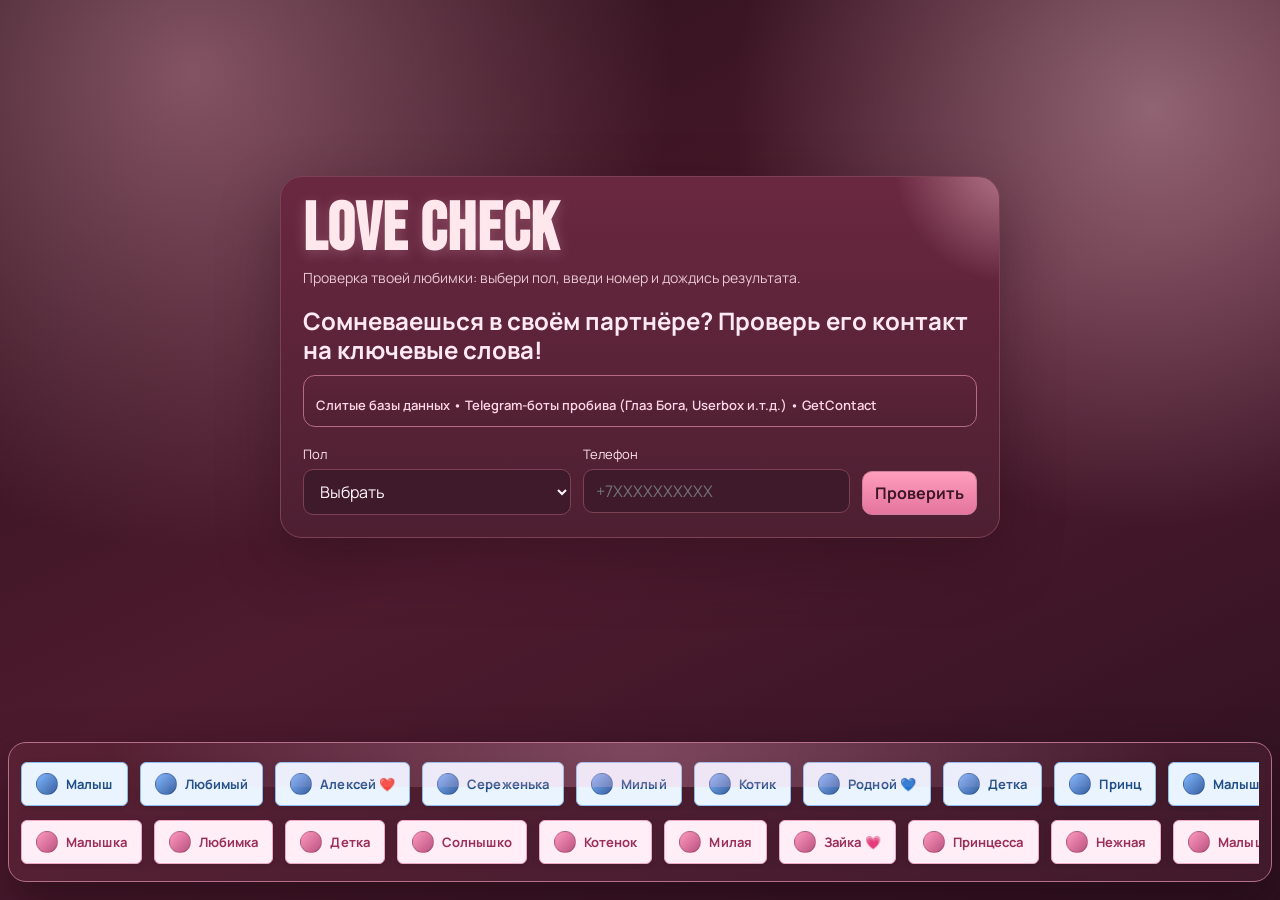
<file: index4.html>
<!doctype html>
<html lang="ru">
<head>
  <meta charset="UTF-8">
  <meta name="viewport" content="width=device-width, initial-scale=1.0">
  <title>Проверка Партнера</title>
  <link rel="preconnect" href="https://fonts.googleapis.com">
  <link rel="preconnect" href="https://fonts.gstatic.com" crossorigin>
  <link href="https://fonts.googleapis.com/css2?family=Bebas+Neue&family=Caveat:wght@600;700&family=Manrope:wght@400;600;700&display=swap" rel="stylesheet">
  <style>
    :root {
      --bg-0: #2a0f19;
      --bg-1: #4e1b2e;
      --text: #fff6f8;
      --muted: #e8c8d1;
      --line: #7c4254;
      --card: #4a1f2e;
      --accent: #ff8fb1;
      --danger: #ffd3df;
      --ok: #d5ffd8;
    }

    * {
      box-sizing: border-box;
    }

    body {
      margin: 0;
      min-height: 100vh;
      padding: 24px 16px 210px;
      font-family: "Manrope", sans-serif;
      color: var(--text);
      background:
        radial-gradient(circle at 15% 8%, #ffb6cd66 0%, transparent 35%),
        radial-gradient(circle at 90% 12%, #ffd4e066 0%, transparent 30%),
        linear-gradient(155deg, var(--bg-0), var(--bg-1) 52%, #2e1120);
      display: grid;
      place-items: center;
    }

    .shell {
      width: 100%;
      max-width: 720px;
      background: linear-gradient(180deg, #6a2840, #4d1f31);
      border: 1px solid var(--line);
      border-radius: 22px;
      padding: 22px;
      box-shadow: 0 24px 60px rgba(44, 14, 26, 0.45);
      position: relative;
      overflow: hidden;
    }

    .shell::before {
      content: "";
      position: absolute;
      inset: -40% -20% auto auto;
      width: 260px;
      height: 260px;
      background: radial-gradient(circle, #ffc4d388 0%, transparent 65%);
      pointer-events: none;
    }

    .title {
      margin: 0;
      font-family: "Bebas Neue", sans-serif;
      letter-spacing: 1px;
      font-size: clamp(38px, 8vw, 68px);
      line-height: 0.9;
      color: #ffe7ee;
      text-shadow: 0 3px 14px rgba(255, 200, 220, 0.25);
    }

    .subtitle {
      margin: 8px 0 20px;
      color: var(--muted);
      font-size: 14px;
    }

    .prompt {
      margin: 0 0 10px;
      color: #ffeaf1;
      font-size: clamp(18px, 3vw, 24px);
      font-weight: 700;
      line-height: 1.2;
    }

    .source-box {
      margin: 0 0 18px;
      padding: 12px;
      border-radius: 12px;
      border: 1px solid #b66a85;
      background: linear-gradient(180deg, #5d2438, #512033);
    }

    .source-text {
      margin: 0;
      color: #ffe5ee;
      font-size: 13px;
      line-height: 1.45;
    }

    .source-tags {
      margin: 8px 0 0;
      color: #ffd7e4;
      font-size: 13px;
      font-weight: 600;
    }

    .form-grid {
      display: grid;
      gap: 12px;
      grid-template-columns: 1fr 1fr auto;
    }

    label {
      display: block;
      margin-bottom: 6px;
      color: #ffe5ec;
      font-size: 13px;
    }

    select,
    input,
    button {
      width: 100%;
      border: 1px solid var(--line);
      background: #3e1a2a;
      color: var(--text);
      border-radius: 10px;
      min-height: 44px;
      padding: 10px 12px;
      font: inherit;
    }

    input:focus,
    select:focus {
      outline: 1px solid #c2758f;
      border-color: #d2839f;
    }

    button {
      align-self: end;
      font-weight: 700;
      border-color: #cf7f9a;
      cursor: pointer;
      background: linear-gradient(180deg, #ff9ebd, #e4749d);
      transition: transform 0.2s ease, border-color 0.2s ease;
      color: #3d1625;
    }

    button:hover {
      transform: translateY(-1px);
      border-color: #ffd4e2;
    }

    .loading-box,
    .result-box {
      margin-top: 16px;
      background: var(--card);
      border: 1px solid var(--line);
      border-radius: 14px;
      padding: 14px;
      display: none;
    }

    .loading-box.active,
    .result-box.active {
      display: block;
    }

    .progress-wrap {
      width: 100%;
      height: 8px;
      margin-top: 8px;
      border-radius: 999px;
      background: #6d3549;
      overflow: hidden;
    }

    .progress {
      width: 0%;
      height: 100%;
      background: linear-gradient(90deg, #ffc2d3, var(--accent));
      transition: width 0.5s ease;
    }

    .loading-text {
      margin: 0;
      color: #ffe9ef;
      font-size: 14px;
    }

    .result-title {
      margin: 0 0 8px;
      font-size: 16px;
      font-weight: 700;
    }

    .result-title.no-data {
      color: var(--ok);
    }

    .result-title.found {
      color: var(--danger);
    }

    .result-meta {
      margin: 4px 0;
      color: #ffe7ef;
      font-size: 14px;
    }

    .note {
      margin: 10px 0 0;
      padding: 10px;
      border-radius: 10px;
      border: 1px solid #cf7f99;
      background: #5d2336;
      color: #ffe4ec;
      font-style: italic;
    }

    .ticker-wrap {
      position: fixed;
      left: 50%;
      transform: translateX(-50%);
      bottom: 18px;
      width: min(1280px, calc(100% - 16px));
      background: linear-gradient(135deg, rgba(88, 33, 52, 0.95), rgba(66, 27, 45, 0.95));
      border: 1px solid #b66f89;
      border-radius: 18px;
      box-shadow: 0 22px 48px rgba(29, 8, 17, 0.55);
      backdrop-filter: blur(3px);
      padding: 14px 12px 12px;
      overflow: hidden;
      z-index: 50;
    }

    .ticker-wrap::before {
      content: "";
      position: absolute;
      inset: -55% -20% auto;
      height: 120px;
      background: radial-gradient(circle, rgba(255, 185, 214, 0.28), transparent 60%);
      pointer-events: none;
    }

    .ticker {
      width: 100%;
      white-space: nowrap;
      overflow: hidden;
      padding: 5px 0;
    }

    .ticker + .ticker {
      margin-top: 4px;
    }

    .ticker-row {
      display: inline-flex;
      align-items: center;
      gap: 12px;
      min-width: max-content;
    }

    .ticker-chip {
      display: inline-flex;
      align-items: center;
      gap: 8px;
      padding: 10px 14px;
      background: rgba(255, 255, 255, 0.9);
      border: 1px solid #d7d7d7;
      border-radius: 6px;
      box-shadow: 0 2px 8px rgba(0, 0, 0, 0.14);
    }

    .avatar {
      width: 22px;
      height: 22px;
      border-radius: 50%;
      border: 1px solid rgba(0, 0, 0, 0.15);
      flex-shrink: 0;
    }

    .handle {
      font-family: "Manrope", sans-serif;
      font-size: 13px;
      font-weight: 700;
      color: #333;
      letter-spacing: 0.1px;
    }

    .ticker-male .ticker-chip {
      background: #eaf4ff;
      border-color: #8bbcf2;
    }

    .ticker-male .avatar {
      background: linear-gradient(135deg, #81b7ff, #375f9f);
    }

    .ticker-male .handle {
      color: #1f4f86;
    }

    .ticker-female .ticker-chip {
      background: #ffeef5;
      border-color: #efa9c5;
    }

    .ticker-female .avatar {
      background: linear-gradient(135deg, #ff9ac0, #b9517f);
    }

    .ticker-female .handle {
      color: #9a2f59;
    }

    .ticker-left .ticker-row {
      animation: move-left 28s linear infinite;
    }

    .ticker-right .ticker-row {
      animation: move-right 31s linear infinite;
    }

    @keyframes move-left {
      from { transform: translateX(0); }
      to { transform: translateX(-50%); }
    }

    @keyframes move-right {
      from { transform: translateX(-50%); }
      to { transform: translateX(0); }
    }

    @media (max-width: 760px) {
      .form-grid {
        grid-template-columns: 1fr;
      }

      .ticker-wrap {
        bottom: 10px;
        width: calc(100% - 10px);
        padding: 10px 8px 8px;
      }

      .ticker-chip {
        padding: 8px 10px;
      }

      .handle {
        font-size: 11px;
      }
    }
  </style>
</head>
<body>
  <main class="shell">
    <h1 class="title">LOVE CHECK</h1>
    <p class="subtitle">Проверка твоей любимки: выбери пол, введи номер и дождись результата.</p>
    <p class="prompt">Сомневаешься в своём партнёре? Проверь его контакт на ключевые слова!</p>
    <div class="source-box">
      <p class="source-tags">Слитые базы данных • Telegram-боты пробива (Глаз Бога, Userbox и.т.д.) • GetContact</p>
    </div>

    <form id="scan-form">
      <div class="form-grid">
        <div>
          <label for="gender">Пол</label>
          <select id="gender" required>
            <option value="">Выбрать</option>
            <option value="female">Женский</option>
            <option value="male">Мужской</option>
          </select>
        </div>

        <div>
          <label for="phone">Телефон</label>
          <input id="phone" type="tel" inputmode="numeric" maxlength="12" placeholder="+7XXXXXXXXXX" required>
        </div>

        <button type="submit">Проверить</button>
      </div>
    </form>

    <section id="loading" class="loading-box" aria-live="polite">
      <p id="loading-text" class="loading-text">Подключение к источникам...</p>
      <div class="progress-wrap">
        <div id="progress" class="progress"></div>
      </div>
    </section>

    <section id="result" class="result-box" aria-live="polite"></section>
  </main>

  <footer class="ticker-wrap" aria-hidden="true">
    <div class="ticker ticker-left ticker-male">
      <div class="ticker-row">
        <span class="ticker-chip"><span class="avatar"></span><span class="handle">Малыш</span></span>
        <span class="ticker-chip"><span class="avatar"></span><span class="handle">Любимый</span></span>
        <span class="ticker-chip"><span class="avatar"></span><span class="handle">Алексей ❤️</span></span>
        <span class="ticker-chip"><span class="avatar"></span><span class="handle">Сереженька</span></span>
        <span class="ticker-chip"><span class="avatar"></span><span class="handle">Милый</span></span>
        <span class="ticker-chip"><span class="avatar"></span><span class="handle">Котик</span></span>
        <span class="ticker-chip"><span class="avatar"></span><span class="handle">Родной 💙</span></span>
        <span class="ticker-chip"><span class="avatar"></span><span class="handle">Детка</span></span>
        <span class="ticker-chip"><span class="avatar"></span><span class="handle">Принц</span></span>
        <span class="ticker-chip"><span class="avatar"></span><span class="handle">Малыш</span></span>
      </div>
    </div>
    <div class="ticker ticker-right ticker-female">
      <div class="ticker-row">
        <span class="ticker-chip"><span class="avatar"></span><span class="handle">Малышка</span></span>
        <span class="ticker-chip"><span class="avatar"></span><span class="handle">Любимка</span></span>
        <span class="ticker-chip"><span class="avatar"></span><span class="handle">Детка</span></span>
        <span class="ticker-chip"><span class="avatar"></span><span class="handle">Солнышко</span></span>
        <span class="ticker-chip"><span class="avatar"></span><span class="handle">Котенок</span></span>
        <span class="ticker-chip"><span class="avatar"></span><span class="handle">Милая</span></span>
        <span class="ticker-chip"><span class="avatar"></span><span class="handle">Зайка 💗</span></span>
        <span class="ticker-chip"><span class="avatar"></span><span class="handle">Принцесса</span></span>
        <span class="ticker-chip"><span class="avatar"></span><span class="handle">Нежная</span></span>
        <span class="ticker-chip"><span class="avatar"></span><span class="handle">Малышка</span></span>
      </div>
    </div>
  </footer>

  <script>
    const form = document.getElementById("scan-form");
    const phoneInput = document.getElementById("phone");
    const genderInput = document.getElementById("gender");
    const loadingBox = document.getElementById("loading");
    const loadingText = document.getElementById("loading-text");
    const progress = document.getElementById("progress");
    const resultBox = document.getElementById("result");

    const loadingSteps = [
      "Проверка открытых источников...",
      "Сопоставление цифрового следа...",
      "Анализ заметок и сигналов...",
      "Формирование отчета..."
    ];

    const femaleNames = ["Катя", "Алина", "София", "Марина", "Лиза", "Вика", "Оля"];
    const maleNames = ["Алексей", "Сергей", "Илья", "Дмитрий", "Максим", "Артем", "Роман"];

    const femaleContactNotes = [
      "Детка",
      "Малышка",
      "Катя Любовь",
      "Нежная",
      "Любимка",
      "Солнышко"
    ];

    const maleContactNotes = [
      "Милый",
      "Любимый",
      "Малыш",
      "Сереженька",
      "Котик",
      "Родной"
    ];

    function clampPhone(value) {
      const digits = value.replace(/\D/g, "");
      const cleaned = digits.startsWith("7") ? digits.slice(1, 11) : digits.slice(0, 10);
      return `+7${cleaned}`;
    }

    function isValidPhone(value) {
      return /^\+7\d{10}$/.test(value);
    }

    function randomItem(arr) {
      return arr[Math.floor(Math.random() * arr.length)];
    }

    function randomRussianPhone() {
      const tail = String(Math.floor(Math.random() * 1000000000)).padStart(9, "0");
      return `+79${tail}`;
    }

    phoneInput.addEventListener("focus", () => {
      if (!phoneInput.value) {
        phoneInput.value = "+7";
      }
    });

    phoneInput.addEventListener("input", () => {
      phoneInput.value = clampPhone(phoneInput.value);
    });

    form.addEventListener("submit", (event) => {
      event.preventDefault();
      const gender = genderInput.value;
      const phone = phoneInput.value.trim();

      if (!gender) {
        alert("Выберите пол.");
        return;
      }

      if (!isValidPhone(phone)) {
        alert("Номер должен быть в формате +7XXXXXXXXXX.");
        return;
      }

      resultBox.className = "result-box";
      resultBox.innerHTML = "";
      loadingBox.classList.add("active");
      progress.style.width = "0%";

      let stepIndex = 0;
      loadingText.textContent = loadingSteps[0];
      const interval = setInterval(() => {
        stepIndex += 1;
        const pct = Math.min(100, ((stepIndex + 1) / loadingSteps.length) * 100);
        progress.style.width = `${pct}%`;
        loadingText.textContent = loadingSteps[stepIndex % loadingSteps.length];
      }, 2100);

      setTimeout(() => {
        clearInterval(interval);
        progress.style.width = "100%";
        loadingBox.classList.remove("active");

        const noData = Math.random() < 0.5;
        if (noData) {
          resultBox.classList.add("active");
          resultBox.innerHTML = `
            <h2 class="result-title no-data">Компроментирующих данных не найдено</h2>
            <p class="result-meta">Профиль: ${phone}</p>
            <p class="result-meta">Статус: чисто по открытым источникам</p>
          `;
          return;
        }

        const oppositeName = gender === "female" ? randomItem(maleNames) : randomItem(femaleNames);
        const contactNote = gender === "female" ? randomItem(maleContactNotes) : randomItem(femaleContactNotes);
        const leakedPhone = randomRussianPhone();
        resultBox.classList.add("active");
        resultBox.innerHTML = `
          <h2 class="result-title found">Найдена неоднозначная запись</h2>
          <p class="result-meta">Телефон: ${leakedPhone}</p>
          <p class="result-meta">Имя: ${oppositeName}</p>
          <p class="note">Запись контакта: ${contactNote}</p>
        `;
      }, 9000);
    });
  </script>
</body>
</html>
</file>
<file: styles.css>
:root {
  --green: #47c653;
  --green-dark: #12823a;
  --ink: #18212f;
  --muted: #607083;
  --line: #dfe6ef;
  --paper: #ffffff;
  --wash: #f4f8fb;
  --blue: #2176ff;
  --coral: #ff6d4d;
  --yellow: #ffc947;
  --mint: #dff8e8;
  --shadow: 0 16px 34px rgba(30, 48, 70, 0.12);
}

* {
  box-sizing: border-box;
}

html {
  scroll-behavior: smooth;
}

body {
  margin: 0;
  min-height: 100vh;
  color: var(--ink);
  background:
    linear-gradient(180deg, rgba(71, 198, 83, 0.08), rgba(33, 118, 255, 0.07) 44%, rgba(255, 201, 71, 0.1)),
    var(--wash);
  font-family:
    Inter, ui-sans-serif, system-ui, -apple-system, BlinkMacSystemFont, "Segoe UI", sans-serif;
}

button,
input {
  font: inherit;
}

button {
  cursor: pointer;
}

a {
  color: inherit;
}

.app-shell {
  display: grid;
  grid-template-columns: 280px minmax(0, 1fr);
  min-height: 100vh;
}

.sidebar {
  position: sticky;
  top: 0;
  height: 100vh;
  display: flex;
  flex-direction: column;
  gap: 20px;
  padding: 22px;
  border-right: 1px solid var(--line);
  background: rgba(255, 255, 255, 0.92);
  backdrop-filter: blur(12px);
  z-index: 10;
}

.brand {
  display: flex;
  align-items: center;
  gap: 12px;
  min-height: 58px;
  padding: 4px 2px;
  border-radius: 8px;
  text-decoration: none;
  transition:
    background 160ms ease,
    transform 160ms ease;
}

.brand:hover {
  background: #eefaf1;
  transform: translateY(-1px);
}

.brand strong {
  display: block;
  font-size: 1.2rem;
}

.brand-text {
  min-width: 0;
  flex: 1;
}

.brand-text small {
  display: block;
  margin-top: 2px;
  color: var(--green-dark);
  font-size: 0.78rem;
  font-weight: 900;
  line-height: 1.2;
  white-space: nowrap;
}

.brand-text small span {
  display: inline;
}

.brand-zusya {
  position: relative;
  width: 48px;
  height: 48px;
  flex: 0 0 48px;
  border: 3px solid var(--ink);
  border-radius: 13px 13px 8px 8px;
  background: var(--green);
  box-shadow: 0 4px 0 var(--green-dark);
  transform-origin: 50% 88%;
  animation: brand-zusya-bob 2.5s ease-in-out infinite;
}

.brand-zusya-eyes {
  position: absolute;
  left: 8px;
  right: 8px;
  top: 18px;
  display: flex;
  justify-content: space-between;
}

.brand-zusya-eyes i {
  width: 10px;
  height: 12px;
  border-radius: 50%;
  background: var(--ink);
  animation: brand-zusya-blink 4s infinite;
}

.brand-zusya-mouth {
  position: absolute;
  left: 19px;
  bottom: 9px;
  width: 10px;
  height: 6px;
  border: 3px solid var(--ink);
  border-top: 0;
  border-radius: 0 0 12px 12px;
}

.brand small,
.stats small,
.eyebrow,
.section-heading span,
.word-meta span {
  color: var(--muted);
}

.stats {
  display: grid;
  grid-template-columns: repeat(3, 1fr);
  gap: 8px;
}

.stats div {
  min-width: 0;
  padding: 10px 8px;
  border: 1px solid var(--line);
  border-radius: 8px;
  background: var(--paper);
  text-align: center;
}

.stats span {
  display: block;
  font-weight: 900;
  color: var(--green-dark);
}

.nav-tabs {
  display: grid;
  gap: 8px;
}

.nav-tab,
.path-node,
.secondary-action,
.primary-action,
.danger-action,
.sound-toggle,
.menu-button,
.match-card,
.filter-chip,
.answer-button {
  min-height: 44px;
  border: 1px solid var(--line);
  border-radius: 8px;
  background: var(--paper);
  color: var(--ink);
}

.nav-tab {
  padding: 0 14px;
  text-align: left;
  font-weight: 800;
}

.nav-tab.is-active,
.filter-chip.is-active {
  border-color: var(--green-dark);
  background: var(--mint);
  color: var(--green-dark);
}

.path {
  display: grid;
  gap: 12px;
  overflow: auto;
  padding-right: 2px;
}

.path-node {
  --level-color: var(--green-dark);
  --level-wash: var(--mint);
  --level-shadow: rgba(18, 130, 58, 0.25);
  display: grid;
  grid-template-columns: 42px 1fr;
  align-items: center;
  gap: 10px;
  padding: 10px 12px;
  text-align: left;
  border-color: #d7e1eb;
  transition:
    border-color 160ms ease,
    background 160ms ease,
    box-shadow 160ms ease,
    transform 160ms ease;
}

.path-node[data-level="0"] {
  --level-color: #12823a;
  --level-wash: #e5f8ea;
  --level-shadow: rgba(18, 130, 58, 0.25);
}

.path-node[data-level="1"] {
  --level-color: #bd6a00;
  --level-wash: #fff2cf;
  --level-shadow: rgba(189, 106, 0, 0.24);
}

.path-node[data-level="2"] {
  --level-color: #1f65d6;
  --level-wash: #eaf2ff;
  --level-shadow: rgba(31, 101, 214, 0.24);
}

.path-node[data-level="3"] {
  --level-color: #bd3828;
  --level-wash: #ffe7e0;
  --level-shadow: rgba(189, 56, 40, 0.24);
}

.path-node span {
  width: 34px;
  height: 34px;
  display: grid;
  place-items: center;
  border: 1px solid rgba(24, 33, 47, 0.08);
  border-radius: 8px;
  background: var(--level-wash);
  color: var(--level-color);
  font-weight: 900;
}

.path-copy {
  min-width: 0;
}

.path-copy strong,
.path-copy small {
  display: block;
}

.path-copy small {
  margin-top: 4px;
  color: var(--level-color);
  font-size: 0.76rem;
  font-weight: 900;
  line-height: 1.22;
}

.path-node.is-current {
  border-color: var(--level-color);
  background: linear-gradient(90deg, var(--level-wash), #fff 72%);
  box-shadow: 0 6px 0 var(--level-shadow);
}

.path-node.is-current span {
  background: var(--level-color);
  color: #fff;
}

.path-node.is-complete {
  border-color: rgba(18, 130, 58, 0.5);
  background:
    repeating-linear-gradient(
        135deg,
        rgba(71, 198, 83, 0.82) 0 4px,
        rgba(71, 198, 83, 0.22) 4px 8px
      )
      left / 8px 100% no-repeat,
    linear-gradient(90deg, rgba(223, 248, 232, 0.7), #fff 72%);
}

.path-node.is-current.is-complete {
  border-color: var(--green-dark);
  background:
    repeating-linear-gradient(
        135deg,
        rgba(71, 198, 83, 0.9) 0 4px,
        rgba(71, 198, 83, 0.28) 4px 8px
      )
      left / 8px 100% no-repeat,
    linear-gradient(90deg, var(--level-wash), #fff 72%);
}

.path-node:hover {
  border-color: var(--level-color);
  transform: translateY(-1px);
}

.content {
  min-width: 0;
  display: flex;
  flex-direction: column;
  gap: 22px;
  padding: 24px;
}

.topbar {
  display: flex;
  align-items: center;
  justify-content: space-between;
  gap: 16px;
  padding: 18px 20px;
  border: 1px solid var(--line);
  border-radius: 8px;
  background: rgba(255, 255, 255, 0.9);
}

.menu-button {
  display: none;
  width: 44px;
}

.topbar h1,
.lesson-header h2,
.section-heading h2,
.section-heading h3,
.word-card h3 {
  margin: 0;
  line-height: 1.08;
}

.topbar h1 {
  font-size: 1.75rem;
}

.eyebrow {
  margin: 0 0 4px;
  font-size: 0.78rem;
  font-weight: 900;
  text-transform: uppercase;
}

.sound-toggle,
.secondary-action,
.primary-action,
.danger-action {
  padding: 0 14px;
  font-weight: 900;
}

.primary-action {
  border-color: var(--green-dark);
  background: var(--green);
  color: #fff;
  box-shadow: 0 4px 0 var(--green-dark);
}

.secondary-action {
  background: #fff;
}

.danger-action {
  border-color: #bd3828;
  background: var(--coral);
  color: #fff;
  box-shadow: 0 4px 0 #bd3828;
}

.primary-action:active,
.danger-action:active {
  transform: translateY(2px);
  box-shadow: 0 2px 0 rgba(0, 0, 0, 0.25);
}

.view {
  display: none;
}

.view.is-active {
  display: block;
}

.lesson-grid {
  display: grid;
  grid-template-columns: minmax(0, 1fr) 320px;
  gap: 22px;
}

.lesson-stage,
.mentor-panel,
.cloze-trainer,
.match-game,
.vibe-judge {
  border: 1px solid var(--line);
  border-radius: 8px;
  background: rgba(255, 255, 255, 0.94);
  box-shadow: var(--shadow);
}

.lesson-stage {
  padding: 20px;
}

.lesson-header,
.section-heading,
.word-meta,
.action-row,
.judge-actions,
.filter-row {
  display: flex;
  align-items: center;
  gap: 12px;
}

.lesson-header,
.section-heading.wide {
  justify-content: space-between;
}

.progress-ring {
  width: 72px;
  height: 72px;
  display: grid;
  place-items: center;
  border: 9px solid var(--mint);
  border-top-color: var(--green);
  border-radius: 50%;
  font-weight: 900;
  color: var(--green-dark);
}

.word-card {
  margin: 18px 0;
  padding: 20px;
  border: 2px solid var(--ink);
  border-radius: 8px;
  background: linear-gradient(135deg, #ffffff 0%, #f8fff9 58%, #fff7de 100%);
}

.word-meta {
  flex-wrap: wrap;
  margin-bottom: 10px;
}

.word-meta span {
  padding: 6px 8px;
  border-radius: 8px;
  background: #eef3f8;
  font-weight: 800;
  font-size: 0.84rem;
}

.word-card h3 {
  font-size: 3.2rem;
  word-break: break-word;
}

.accent {
  margin: 8px 0;
  color: var(--green-dark);
  font-weight: 900;
  font-size: 1.25rem;
}

.word-card p {
  max-width: 68ch;
}

.example {
  padding-left: 14px;
  border-left: 4px solid var(--yellow);
  color: #334256;
}

.exercise-panel {
  padding-top: 16px;
  border-top: 1px solid var(--line);
}

.lesson-footer {
  display: flex;
  justify-content: flex-end;
  margin-top: 18px;
}

.next-level-action {
  min-width: 210px;
}

.primary-action:disabled {
  cursor: not-allowed;
  border-color: #b9c6d4;
  background: #dfe7ef;
  color: #607083;
  box-shadow: none;
  transform: none;
}

.prompt {
  margin: 14px 0;
  color: #2d3b4d;
  font-size: 1.05rem;
  line-height: 1.45;
}

.answers {
  display: grid;
  grid-template-columns: repeat(2, minmax(0, 1fr));
  gap: 10px;
}

.answers.compact {
  margin-top: 14px;
}

.answer-button {
  min-height: 64px;
  padding: 12px;
  text-align: left;
  line-height: 1.25;
  font-weight: 800;
}

.answer-button:hover,
.match-card:hover,
.secondary-action:hover,
.nav-tab:hover {
  border-color: var(--blue);
}

.answer-button.is-correct,
.match-card.is-correct {
  border-color: var(--green-dark);
  background: var(--mint);
}

.answer-button.is-wrong,
.match-card.is-wrong {
  border-color: #bd3828;
  background: #ffe6e0;
}

.feedback {
  min-height: 28px;
  margin: 12px 0 0;
  font-weight: 900;
}

.feedback.good {
  color: var(--green-dark);
}

.feedback.bad {
  color: #bd3828;
}

.mentor-panel {
  align-self: start;
  padding: 18px;
}

.mascot {
  --eye-x: 0px;
  --eye-y: 0px;
  position: relative;
  width: 156px;
  height: 170px;
  margin: 0 auto 14px;
  display: block;
  padding: 0;
  border: 0;
  background: transparent;
  animation: mascot-bob 3s ease-in-out infinite;
  transform-origin: 50% 88%;
  isolation: isolate;
}

.mascot:hover {
  transform: translateY(-3px) rotate(-1deg);
}

.mascot:focus-visible {
  outline: 3px solid var(--blue);
  outline-offset: 5px;
  border-radius: 14px;
}

.mascot::before {
  content: "";
  position: absolute;
  inset: 20px 12px 0;
  border: 4px solid var(--ink);
  border-radius: 28px 28px 8px 8px;
  background: var(--green);
  box-shadow: 0 8px 0 var(--green-dark);
}

.mascot-aura {
  position: absolute;
  inset: 7px 0 -4px;
  border: 3px solid rgba(33, 118, 255, 0.18);
  border-radius: 34px 34px 12px 12px;
  transform-origin: center;
  animation: mascot-aura 2.4s ease-in-out infinite;
  z-index: -1;
}

.mascot-spark {
  position: absolute;
  width: 12px;
  height: 12px;
  border: 3px solid var(--ink);
  border-radius: 3px;
  background: var(--yellow);
  transform: rotate(45deg);
  z-index: 4;
  animation: mascot-sparkle 2.2s ease-in-out infinite;
}

.mascot-spark-one {
  top: 25px;
  left: 8px;
}

.mascot-spark-two {
  top: 46px;
  right: 2px;
  width: 10px;
  height: 10px;
  background: var(--coral);
  animation-delay: 620ms;
}

.mascot-spark-three {
  right: 28px;
  bottom: 19px;
  width: 9px;
  height: 9px;
  background: var(--blue);
  animation-delay: 1.12s;
}

.mascot-arm {
  position: absolute;
  top: 93px;
  width: 34px;
  height: 16px;
  border: 4px solid var(--ink);
  border-radius: 18px;
  background: var(--green);
  z-index: 1;
  transform-origin: center right;
}

.mascot-arm-left {
  left: 0;
  transform: rotate(-22deg);
  animation: mascot-idle-left-arm 3.4s ease-in-out infinite;
}

.mascot-arm-right {
  right: 0;
  transform: rotate(22deg);
  animation: mascot-idle-right-arm 2.9s ease-in-out infinite;
}

.mascot-shadow {
  position: absolute;
  left: 32px;
  bottom: -9px;
  width: 92px;
  height: 13px;
  border-radius: 50%;
  background: rgba(24, 33, 47, 0.16);
  animation: mascot-shadow 3s ease-in-out infinite;
}

.mascot-hat {
  position: absolute;
  top: -8px;
  left: 24px;
  width: 112px;
  height: 70px;
  z-index: 5;
  transform: rotate(-7deg);
  animation: mascot-hat 3s ease-in-out infinite;
}

.hat-crown {
  position: absolute;
  left: 12px;
  top: 4px;
  width: 82px;
  height: 50px;
  border: 4px solid var(--ink);
  border-radius: 34px 34px 12px 12px;
  background:
    radial-gradient(circle at 55px 13px, rgba(255, 255, 255, 0.82) 0 8px, transparent 9px),
    linear-gradient(135deg, #7c3aed, #a855f7 58%, #22c55e);
  box-shadow: 0 5px 0 rgba(76, 29, 149, 0.5);
}

.hat-crown::before {
  content: "";
  position: absolute;
  left: 5px;
  right: 5px;
  bottom: 7px;
  height: 4px;
  border-radius: 8px;
  background: rgba(24, 33, 47, 0.18);
}

.hat-brim {
  position: absolute;
  right: -2px;
  bottom: 8px;
  width: 64px;
  height: 24px;
  border: 4px solid var(--ink);
  border-radius: 4px 24px 18px 4px;
  background: #14b8a6;
  color: #fff;
  font-size: 0.66rem;
  font-weight: 900;
  line-height: 16px;
  letter-spacing: 0;
  text-align: center;
  white-space: nowrap;
  transform: rotate(10deg);
  box-shadow: 0 4px 0 rgba(15, 118, 110, 0.42);
}

.hat-brim::after {
  content: "";
  position: absolute;
  left: 8px;
  top: 4px;
  width: 24px;
  height: 4px;
  border-radius: 8px;
  background: rgba(255, 255, 255, 0.45);
}

.mascot-brow {
  position: absolute;
  top: 55px;
  width: 28px;
  height: 7px;
  border: 3px solid var(--ink);
  border-radius: 8px;
  background: var(--ink);
  z-index: 4;
  animation: mascot-brows 3.6s ease-in-out infinite;
}

.mascot-brow-left {
  left: 34px;
  transform: rotate(12deg);
}

.mascot-brow-right {
  right: 34px;
  transform: rotate(-12deg);
  animation-delay: 120ms;
}

.mascot-face {
  position: absolute;
  top: 64px;
  left: 31px;
  right: 31px;
  display: flex;
  justify-content: space-between;
  z-index: 3;
}

.mascot-face span {
  width: 34px;
  height: 40px;
  border: 4px solid var(--ink);
  border-radius: 50%;
  background: #fff;
  overflow: hidden;
  animation: mascot-blink 5.6s infinite;
}

.mascot-face span::after {
  content: "";
  display: block;
  width: 12px;
  height: 12px;
  margin: 13px auto;
  border-radius: 50%;
  background: var(--ink);
  transform: translate(var(--eye-x), var(--eye-y));
  transition: transform 70ms linear;
}

.mascot-mouth {
  position: absolute;
  left: 67px;
  top: 118px;
  width: 22px;
  height: 10px;
  border: 4px solid var(--ink);
  border-top: 0;
  border-radius: 0 0 20px 20px;
  z-index: 3;
  transition:
    width 160ms ease,
    height 160ms ease,
    transform 160ms ease,
    border-radius 160ms ease;
}

.mascot.mood-good .mascot-mouth {
  left: 62px;
  width: 34px;
  height: 15px;
}

.mascot.mood-bad .mascot-mouth {
  top: 125px;
  width: 28px;
  height: 0;
  border-top: 4px solid var(--ink);
  border-bottom: 0;
  border-radius: 0;
  transform: rotate(-8deg);
}

.mascot.mood-thinking .mascot-mouth {
  left: 70px;
  width: 15px;
  height: 15px;
  border: 4px solid var(--ink);
  border-radius: 50%;
  transform: none;
}

.mascot.is-popping {
  animation: mascot-pop 520ms ease both;
}

.mascot.is-shaking {
  animation: mascot-shake 420ms ease both;
}

.mascot.is-waving .mascot-arm-right {
  animation: mascot-wave 520ms ease both;
}

.mascot.is-waving .mascot-arm-left {
  animation: mascot-left-cheer 520ms ease both;
}

.mascot.is-talking .mascot-mouth {
  animation: mascot-talk 520ms ease;
}

.mascot.is-on-flight {
  visibility: hidden;
}

.mascot.mascot-flight-clone {
  position: fixed;
  margin: 0;
  pointer-events: none;
  z-index: 999;
  animation: none;
  transform-origin: 50% 50%;
  filter: drop-shadow(0 18px 22px rgba(24, 33, 47, 0.22));
}

.mascot.mascot-flight-clone .mascot-aura {
  animation-duration: 760ms;
}

.mascot.mascot-flight-clone .mascot-spark {
  animation-duration: 720ms;
}

.speech {
  padding: 14px;
  border: 1px solid var(--line);
  border-radius: 8px;
  background: #fffdf2;
  transition:
    transform 180ms ease,
    box-shadow 180ms ease,
    border-color 180ms ease;
}

.speech.is-speaking {
  transform: translateY(-2px);
  border-color: var(--yellow);
  box-shadow: 0 8px 20px rgba(255, 201, 71, 0.28);
}

.mascot-hint {
  width: 100%;
  min-height: 42px;
  display: flex;
  align-items: center;
  justify-content: center;
  gap: 9px;
  margin-top: 10px;
  border: 1px solid rgba(33, 118, 255, 0.38);
  border-radius: 8px;
  background: #eaf2ff;
  color: var(--blue);
  font-weight: 900;
  box-shadow: 0 4px 0 rgba(33, 118, 255, 0.18);
  animation: mascot-hint-pulse 1.8s ease-in-out infinite;
}

.mascot-hint:hover {
  border-color: var(--blue);
  background: #dfeaff;
}

.tap-icon {
  width: 24px;
  height: 24px;
  display: grid;
  place-items: center;
  border-radius: 50%;
  background: var(--blue);
  color: #fff;
  animation: tap-icon-bounce 1.1s ease-in-out infinite;
}

.speech p,
.daily-goal p {
  margin: 6px 0 0;
  line-height: 1.4;
}

.daily-goal {
  margin-top: 14px;
  padding: 14px;
  border-radius: 8px;
  background: #edf4ff;
}

@keyframes mascot-bob {
  0%,
  100% {
    transform: translateY(0) rotate(0deg);
  }

  50% {
    transform: translateY(-5px) rotate(1deg);
  }
}

@keyframes mascot-aura {
  0%,
  100% {
    transform: scale(0.96);
    opacity: 0.3;
  }

  50% {
    transform: scale(1.06);
    opacity: 0.75;
  }
}

@keyframes mascot-sparkle {
  0%,
  100% {
    transform: translateY(0) rotate(45deg) scale(0.82);
    opacity: 0.45;
  }

  45% {
    transform: translateY(-8px) rotate(135deg) scale(1.12);
    opacity: 1;
  }
}

@keyframes mascot-idle-left-arm {
  0%,
  100% {
    transform: rotate(-22deg);
  }

  50% {
    transform: rotate(-12deg) translateY(-2px);
  }
}

@keyframes mascot-idle-right-arm {
  0%,
  100% {
    transform: rotate(22deg);
  }

  48% {
    transform: rotate(34deg) translateY(-3px);
  }
}

@keyframes mascot-brows {
  0%,
  82%,
  100% {
    translate: 0 0;
  }

  88% {
    translate: 0 -4px;
  }
}

@keyframes mascot-shadow {
  0%,
  100% {
    transform: scaleX(1);
    opacity: 0.16;
  }

  50% {
    transform: scaleX(0.82);
    opacity: 0.1;
  }
}

@keyframes mascot-hat {
  0%,
  100% {
    transform: translateY(0) rotate(-7deg);
  }

  50% {
    transform: translateY(-3px) rotate(-3deg);
  }
}

@keyframes mascot-blink {
  0%,
  92%,
  100% {
    transform: scaleY(1);
  }

  95% {
    transform: scaleY(0.12);
  }
}

@keyframes mascot-pop {
  0% {
    transform: translateY(0) scale(1);
  }

  45% {
    transform: translateY(-14px) scale(1.08) rotate(-2deg);
  }

  100% {
    transform: translateY(0) scale(1);
  }
}

@keyframes mascot-shake {
  0%,
  100% {
    transform: translateX(0);
  }

  20% {
    transform: translateX(-7px) rotate(-2deg);
  }

  40% {
    transform: translateX(7px) rotate(2deg);
  }

  60% {
    transform: translateX(-5px) rotate(-1deg);
  }

  80% {
    transform: translateX(5px) rotate(1deg);
  }
}

@keyframes mascot-wave {
  0%,
  100% {
    transform: rotate(22deg);
  }

  35% {
    transform: rotate(-42deg) translateY(-12px);
  }

  68% {
    transform: rotate(-18deg) translateY(-8px);
  }
}

@keyframes mascot-left-cheer {
  0%,
  100% {
    transform: rotate(-22deg);
  }

  45% {
    transform: rotate(36deg) translateY(-7px);
  }
}

@keyframes mascot-talk {
  0%,
  100% {
    transform: scaleY(1);
  }

  30%,
  68% {
    transform: scaleY(1.45);
  }
}

@keyframes mascot-hint-pulse {
  0%,
  100% {
    transform: translateY(0);
    box-shadow: 0 4px 0 rgba(33, 118, 255, 0.18);
  }

  50% {
    transform: translateY(-2px);
    box-shadow: 0 7px 0 rgba(33, 118, 255, 0.14);
  }
}

@keyframes tap-icon-bounce {
  0%,
  100% {
    transform: translate(0, 0);
  }

  45% {
    transform: translate(3px, -3px);
  }
}

@keyframes brand-zusya-bob {
  0%,
  100% {
    transform: translateY(0) rotate(0deg);
  }

  50% {
    transform: translateY(-3px) rotate(2deg);
  }
}

@keyframes brand-zusya-blink {
  0%,
  90%,
  100% {
    transform: scaleY(1);
  }

  94% {
    transform: scaleY(0.12);
  }
}

.bar {
  height: 10px;
  margin-top: 10px;
  overflow: hidden;
  border-radius: 8px;
  background: #d5e2f2;
}

.bar span {
  display: block;
  width: 0;
  height: 100%;
  border-radius: inherit;
  background: var(--blue);
  transition: width 220ms ease;
}

.search-box {
  min-width: 260px;
  display: grid;
  gap: 5px;
  color: var(--muted);
  font-weight: 800;
}

.search-box input {
  width: 100%;
  min-height: 44px;
  padding: 0 12px;
  border: 1px solid var(--line);
  border-radius: 8px;
  background: #fff;
  color: var(--ink);
}

.filter-row {
  flex-wrap: wrap;
  margin: 16px 0;
}

.filter-chip {
  padding: 0 12px;
  font-weight: 900;
}

.dictionary-grid {
  display: grid;
  grid-template-columns: repeat(auto-fit, minmax(250px, 1fr));
  gap: 14px;
}

.dictionary-card {
  min-height: 230px;
  display: flex;
  flex-direction: column;
  justify-content: space-between;
  gap: 12px;
  padding: 16px;
  border: 1px solid var(--line);
  border-radius: 8px;
  background: #fff;
  box-shadow: 0 8px 22px rgba(30, 48, 70, 0.08);
}

.dictionary-card h3 {
  margin: 0 0 4px;
  font-size: 1.45rem;
}

.dictionary-card p {
  margin: 0;
  line-height: 1.42;
}

.dictionary-card small {
  color: var(--muted);
  font-weight: 800;
}

.trainer-layout {
  display: grid;
  grid-template-columns: minmax(0, 860px);
  justify-content: center;
  gap: 22px;
}

.games-layout {
  display: grid;
  grid-template-columns: repeat(2, minmax(0, 1fr));
  gap: 22px;
}

.cloze-trainer,
.match-game,
.vibe-judge {
  padding: 20px;
}

.cloze-sentence {
  margin: 18px 0;
  padding: 20px;
  border: 2px solid var(--ink);
  border-radius: 8px;
  background: #fffdf2;
  font-size: 1.35rem;
  font-weight: 900;
  line-height: 1.42;
}

.blank-token {
  display: inline-grid;
  min-width: 130px;
  min-height: 42px;
  place-items: center;
  margin: 0 4px;
  padding: 0 12px;
  border: 2px dashed var(--blue);
  border-radius: 8px;
  background: #eaf2ff;
  color: var(--blue);
  vertical-align: middle;
}

.match-board {
  display: grid;
  grid-template-columns: repeat(2, minmax(0, 1fr));
  gap: 10px;
  margin: 14px 0;
}

.match-card {
  min-height: 72px;
  padding: 12px;
  text-align: left;
  line-height: 1.25;
  font-weight: 900;
}

.match-card[data-kind="meaning"] {
  font-weight: 700;
  color: #334256;
}

.match-card.is-selected {
  border-color: var(--blue);
  background: #eaf2ff;
}

.judge-actions {
  align-items: stretch;
}

.judge-actions button {
  flex: 1;
}

.visitor-counter {
  position: fixed;
  right: 16px;
  bottom: 16px;
  z-index: 80;
  min-width: 132px;
  padding: 10px 12px;
  border: 2px solid var(--ink);
  border-radius: 8px;
  background: #fffdf2;
  box-shadow: 0 6px 0 rgba(24, 33, 47, 0.18);
  text-align: right;
}

.visitor-counter span {
  display: block;
  color: var(--muted);
  font-size: 0.76rem;
  font-weight: 900;
  text-transform: uppercase;
}

.visitor-counter strong {
  display: block;
  color: var(--green-dark);
  font-size: 1.35rem;
  line-height: 1;
}

.celebration-layer {
  position: fixed;
  inset: 0;
  z-index: 1000;
  pointer-events: none;
  overflow: hidden;
}

.lesson-complete-banner {
  position: absolute;
  left: 50%;
  top: 18%;
  padding: 14px 20px;
  border: 3px solid var(--ink);
  border-radius: 8px;
  background: #fffdf2;
  color: var(--green-dark);
  box-shadow: 0 8px 0 rgba(24, 33, 47, 0.2);
  font-size: clamp(1.4rem, 4vw, 2.6rem);
  font-weight: 900;
  text-transform: uppercase;
  transform: translate(-50%, -20%) scale(0.82);
  animation: lesson-banner-pop 2.15s ease both;
}

.confetti-piece,
.tinsel-streamer {
  position: absolute;
  top: -30px;
  display: block;
  background: var(--color);
  animation-name: confetti-fall;
  animation-timing-function: cubic-bezier(0.14, 0.75, 0.35, 1);
  animation-fill-mode: forwards;
}

.confetti-piece {
  width: 11px;
  height: 17px;
  border-radius: 3px;
}

.tinsel-streamer {
  width: 7px;
  height: 58px;
  border-radius: 999px;
  background:
    linear-gradient(180deg, rgba(255, 255, 255, 0.7), transparent 24%),
    var(--color);
}

@keyframes lesson-banner-pop {
  0% {
    opacity: 0;
    transform: translate(-50%, -20%) scale(0.82) rotate(-2deg);
  }

  16%,
  72% {
    opacity: 1;
    transform: translate(-50%, 0) scale(1) rotate(1deg);
  }

  100% {
    opacity: 0;
    transform: translate(-50%, -12px) scale(0.94) rotate(0deg);
  }
}

@keyframes confetti-fall {
  0% {
    opacity: 0;
    transform: translate3d(0, -30px, 0) rotate(0deg);
  }

  8% {
    opacity: 1;
  }

  100% {
    opacity: 0;
    transform: translate3d(var(--fall-x), calc(100vh + 90px), 0) rotate(var(--spin));
  }
}

@media (max-width: 1060px) {
  .app-shell {
    grid-template-columns: 1fr;
  }

  .sidebar {
    position: fixed;
    left: 0;
    top: 0;
    width: min(320px, 88vw);
    transform: translateX(-105%);
    transition: transform 180ms ease;
  }

  body.menu-open .sidebar {
    transform: translateX(0);
  }

  .menu-button {
    display: grid;
    place-items: center;
    flex: 0 0 44px;
  }

  .lesson-grid,
  .games-layout {
    grid-template-columns: 1fr;
  }
}

@media (max-width: 720px) {
  .content {
    padding: 12px;
    gap: 14px;
  }

  .topbar {
    align-items: flex-start;
    padding: 14px;
  }

  .topbar h1 {
    font-size: 1.35rem;
  }

  .sound-toggle {
    min-width: 86px;
    padding: 0 8px;
  }

  .lesson-stage,
  .mentor-panel,
  .cloze-trainer,
  .match-game,
  .vibe-judge {
    padding: 14px;
  }

  .lesson-header,
  .section-heading.wide,
  .topbar,
  .judge-actions {
    flex-direction: column;
  }

  .lesson-header,
  .section-heading.wide,
  .topbar {
    align-items: stretch;
  }

  .progress-ring {
    width: 62px;
    height: 62px;
    border-width: 8px;
  }

  .word-card {
    padding: 16px;
  }

  .word-card h3 {
    font-size: 2.25rem;
  }

  .answers,
  .match-board {
    grid-template-columns: 1fr;
  }

  .action-row {
    flex-wrap: wrap;
  }

  .lesson-footer {
    justify-content: stretch;
  }

  .next-level-action {
    width: 100%;
    min-width: 0;
  }

  .action-row button,
  .judge-actions button {
    flex: 1 1 150px;
  }

  .search-box {
    min-width: 0;
  }
}
</file>
